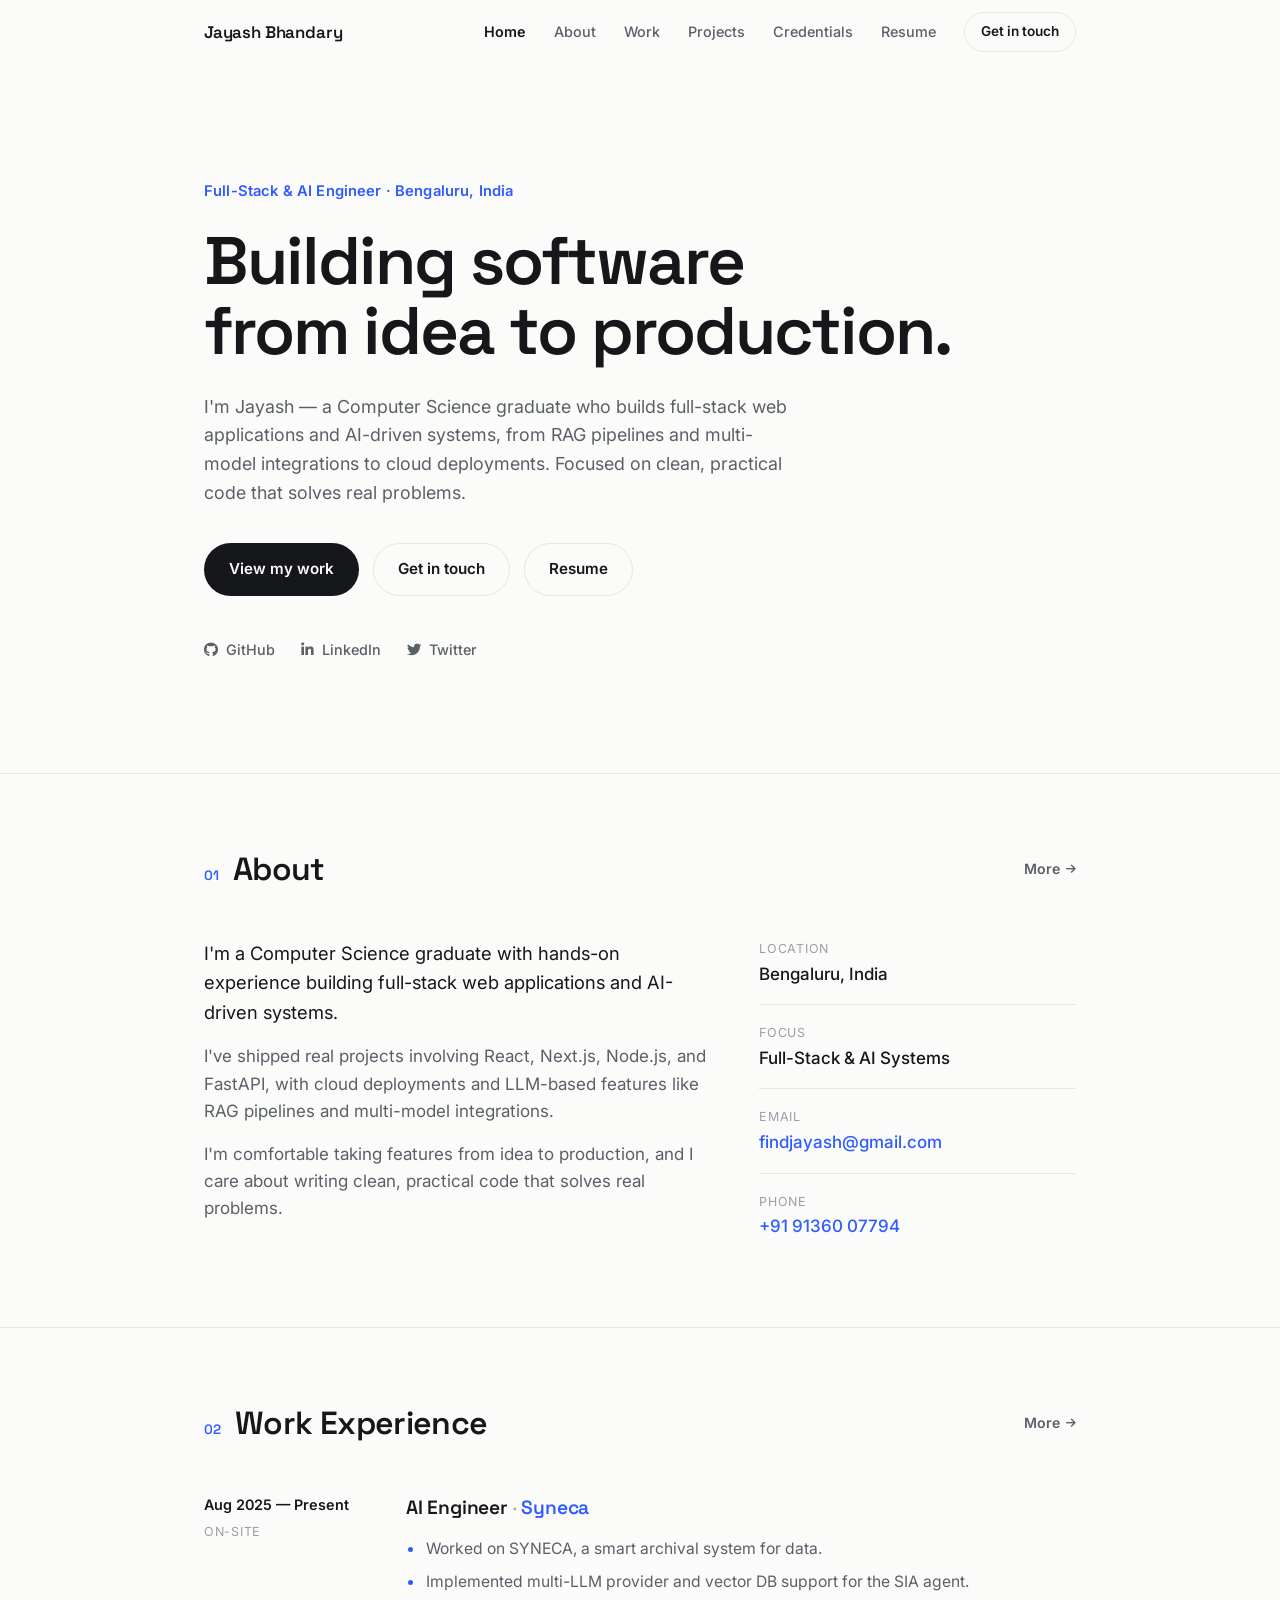
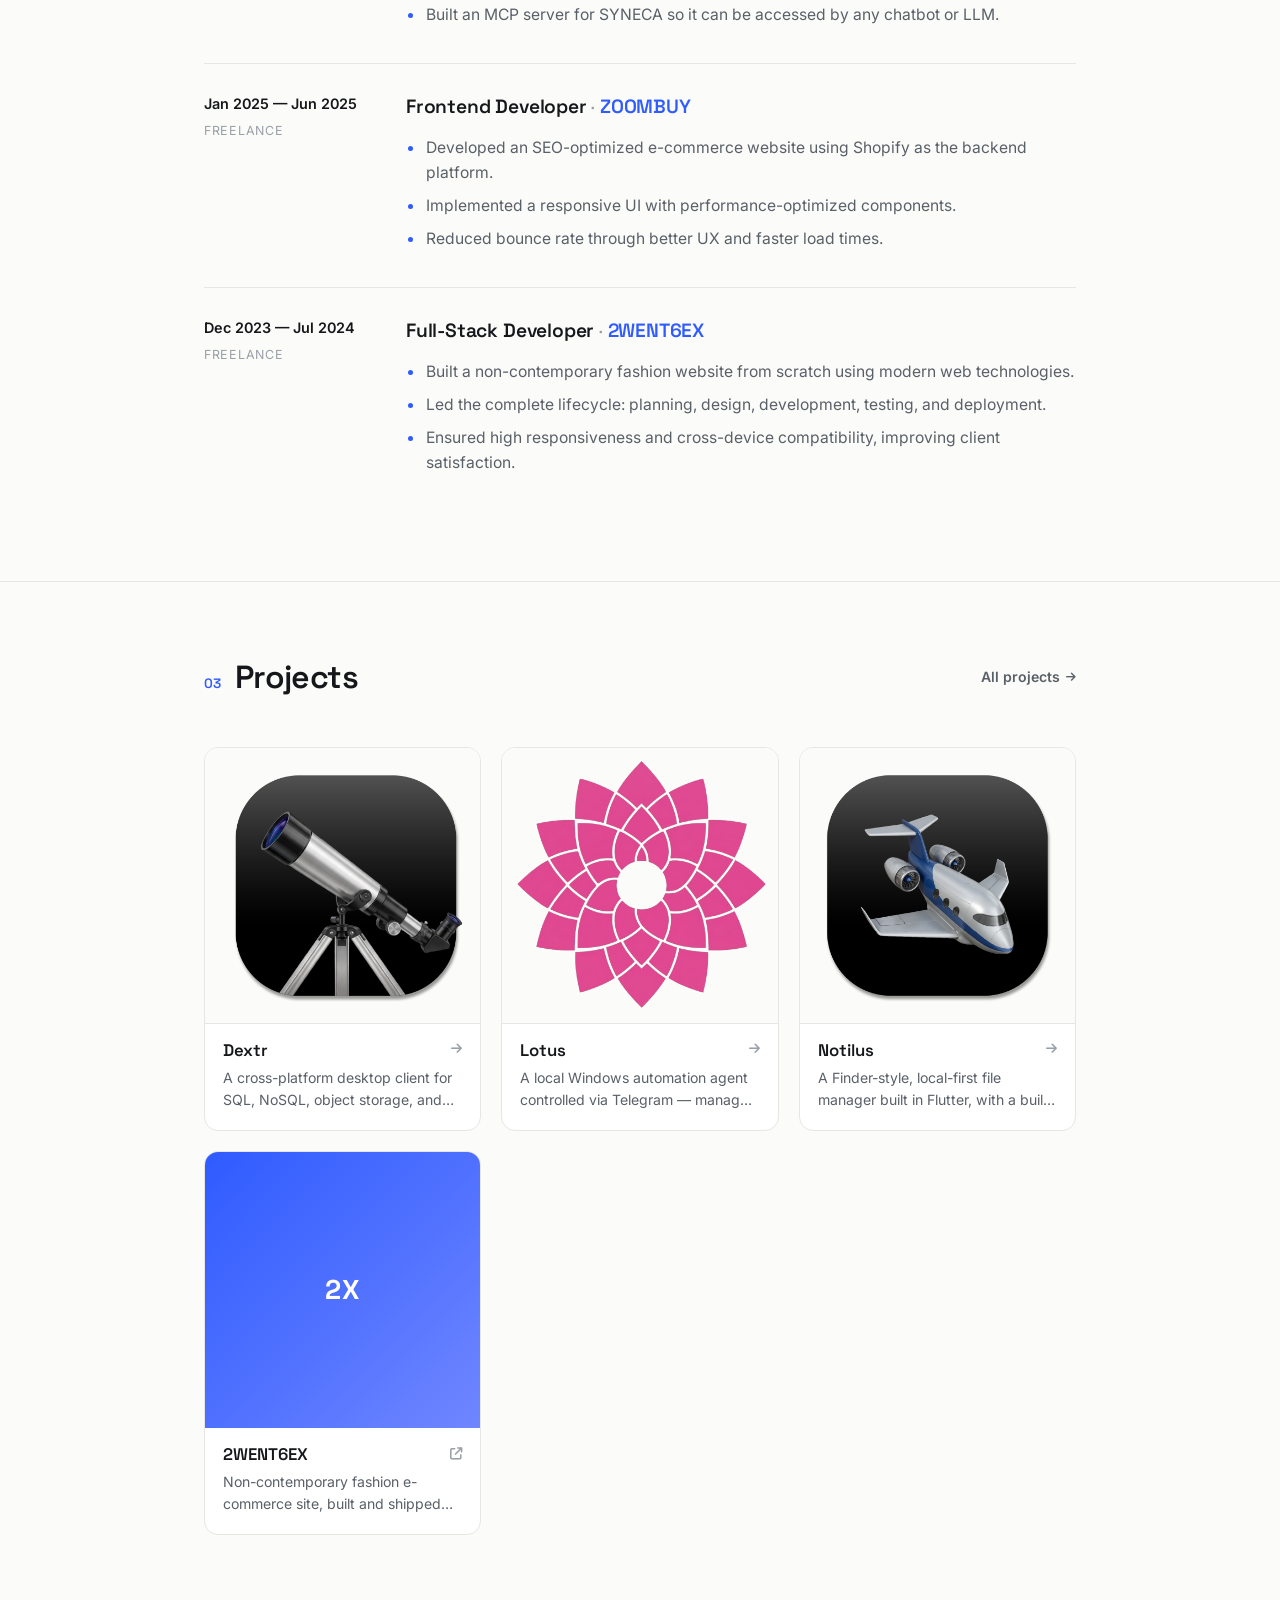
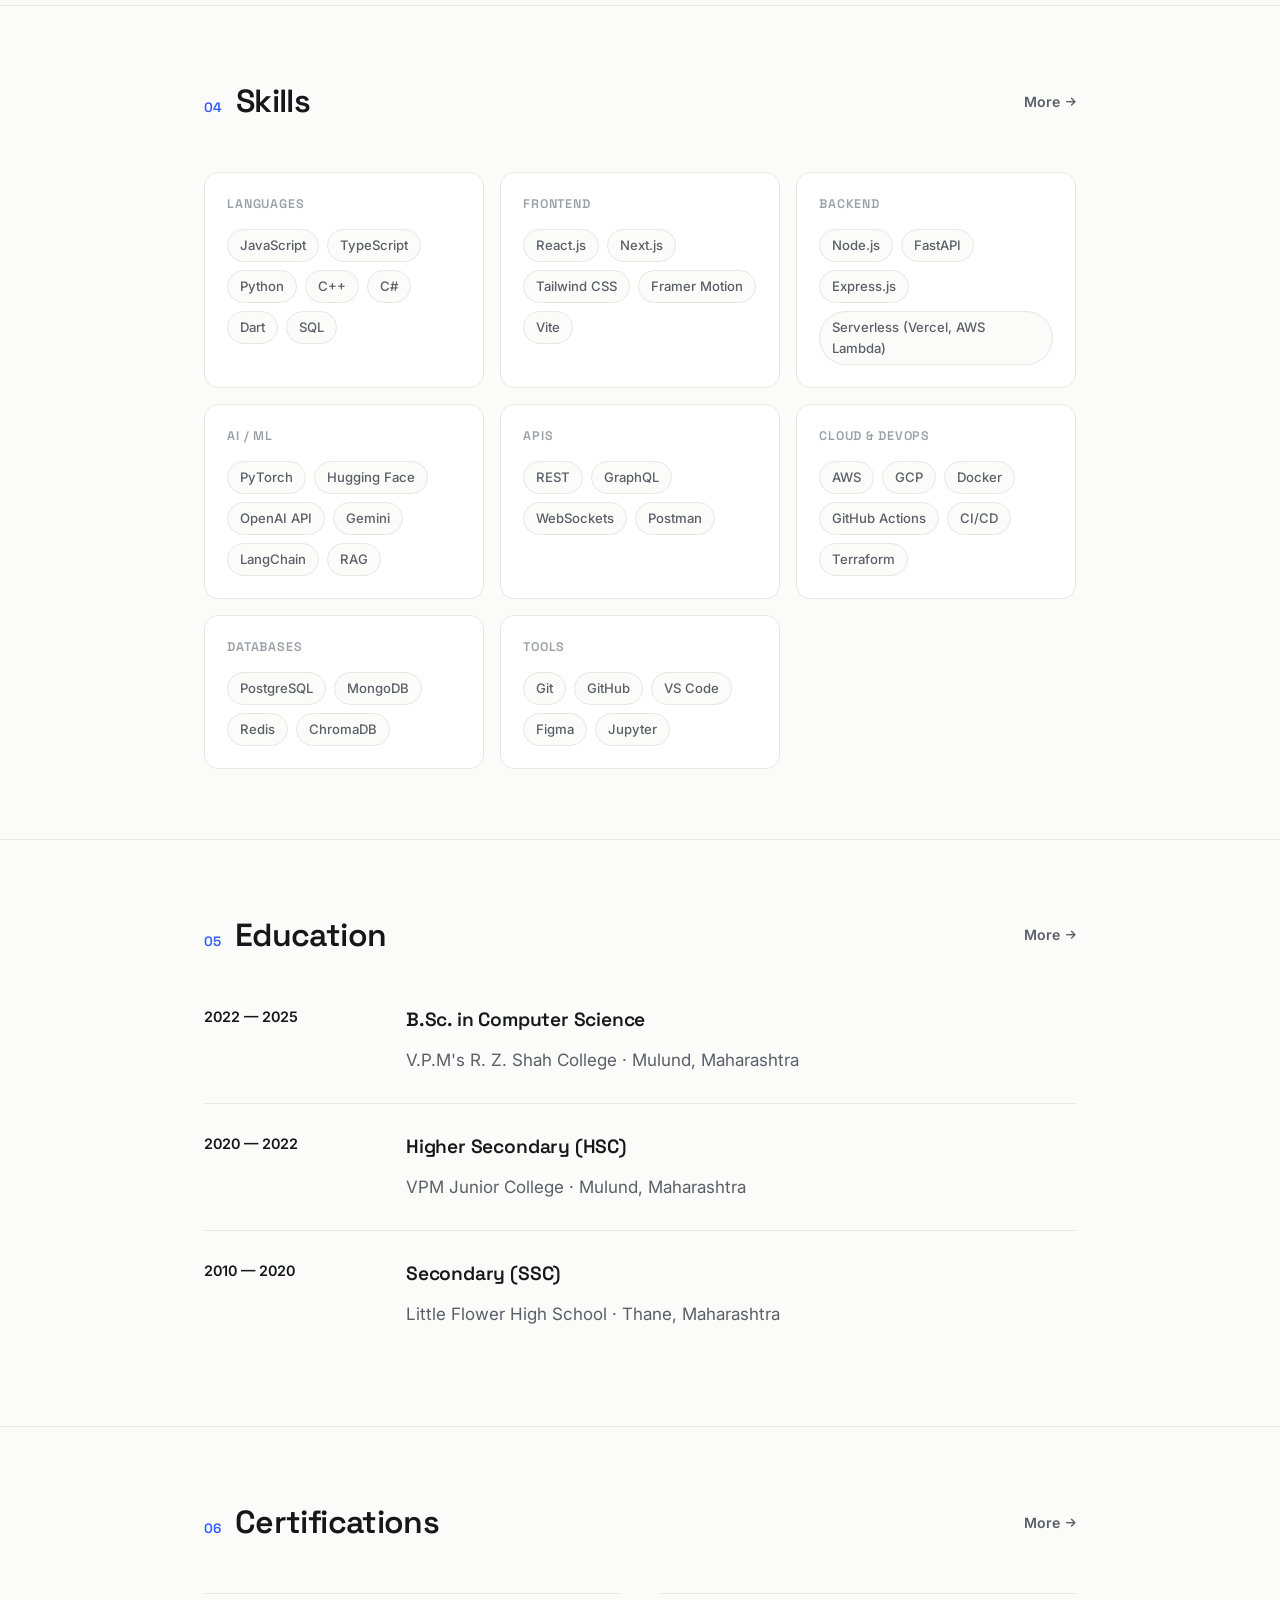
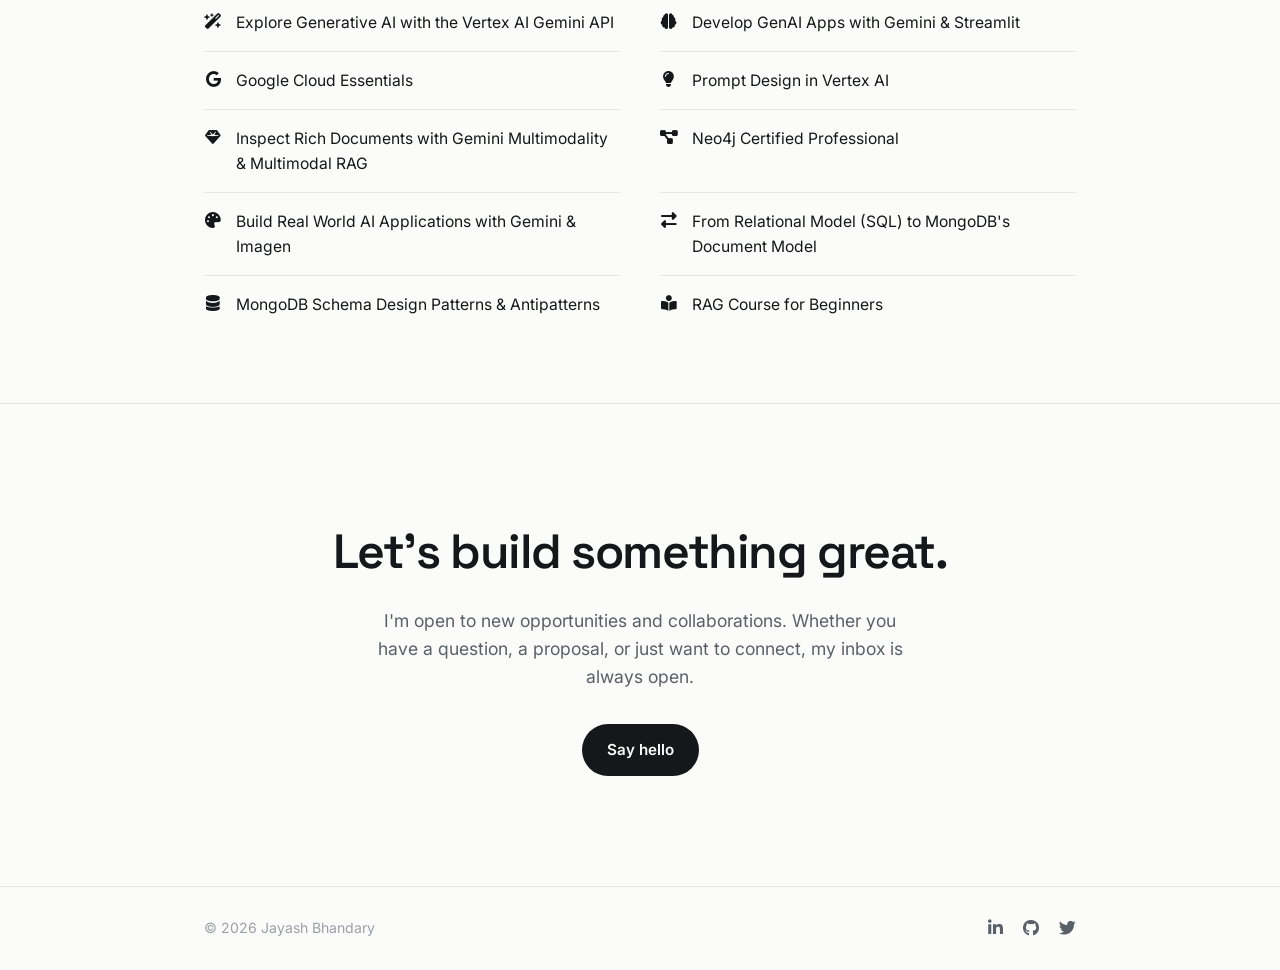
<file: index.html>
<!DOCTYPE html>
<html lang="en">
<head>
    <meta charset="UTF-8">
    <meta name="viewport" content="width=device-width, initial-scale=1.0">
    <meta http-equiv="X-UA-Compatible" content="IE=edge">

    <title>Jayash Bhandary | Full-Stack & AI Engineer</title>

    <!-- Primary SEO -->
    <meta name="description" content="Jayash Bhandary is a Full-Stack & AI Engineer based in Bengaluru, India, building web applications and AI-driven systems with React, Next.js, FastAPI, and LLM-based RAG pipelines.">
    <meta name="keywords" content="Jayash Bhandary, Full-Stack Engineer, AI Engineer, Software Engineer, Python Developer, FastAPI, RAG, LLM, LangChain, React, Next.js, Node.js, Machine Learning, Bengaluru, India">
    <meta name="author" content="Jayash Bhandary">
    <meta name="robots" content="index, follow, max-image-preview:large, max-snippet:-1, max-video-preview:-1">
    <meta name="googlebot" content="index, follow">
    <meta name="language" content="English">
    <meta name="rating" content="general">
    <meta name="revisit-after" content="7 days">
    <meta name="theme-color" content="#ffffff">
    <meta name="color-scheme" content="light">
    <meta name="application-name" content="Jayash Bhandary">
    <meta name="apple-mobile-web-app-title" content="Jayash Bhandary">
    <meta name="apple-mobile-web-app-capable" content="yes">
    <meta name="apple-mobile-web-app-status-bar-style" content="default">
    <meta name="format-detection" content="telephone=no">

    <!-- Geo -->
    <meta name="geo.region" content="IN-KA">
    <meta name="geo.placename" content="Bengaluru">
    <meta name="geo.position" content="12.9716;77.5946">
    <meta name="ICBM" content="12.9716, 77.5946">

    <!-- Canonical -->
    <link rel="canonical" href="https://jayashbhandary.github.io/">

    <!-- Open Graph / Facebook -->
    <meta property="og:type" content="website">
    <meta property="og:url" content="https://jayashbhandary.github.io/">
    <meta property="og:site_name" content="Jayash Bhandary">
    <meta property="og:title" content="Jayash Bhandary | Full-Stack & AI Engineer">
    <meta property="og:description" content="Building full-stack web applications and AI-driven systems—from RAG pipelines to production deployments.">
    <meta property="og:image" content="https://raw.githubusercontent.com/JayashBhandary/jayashbhandary.github.io/master/image.jpeg">
    <meta property="og:image:secure_url" content="https://raw.githubusercontent.com/JayashBhandary/jayashbhandary.github.io/master/image.jpeg">
    <meta property="og:image:type" content="image/jpeg">
    <meta property="og:image:width" content="1200">
    <meta property="og:image:height" content="630">
    <meta property="og:image:alt" content="Jayash Bhandary — Full-Stack & AI Engineer">
    <meta property="og:locale" content="en_US">

    <!-- Twitter -->
    <meta name="twitter:card" content="summary_large_image">
    <meta name="twitter:url" content="https://jayashbhandary.github.io/">
    <meta name="twitter:title" content="Jayash Bhandary | Full-Stack & AI Engineer">
    <meta name="twitter:description" content="Building full-stack web applications and AI-driven systems—from RAG pipelines to production deployments.">
    <meta name="twitter:image" content="https://raw.githubusercontent.com/JayashBhandary/jayashbhandary.github.io/master/image.jpeg">
    <meta name="twitter:image:alt" content="Jayash Bhandary — Full-Stack & AI Engineer">
    <meta name="twitter:site" content="@JayashBhandary">
    <meta name="twitter:creator" content="@JayashBhandary">

    <!-- Favicon -->
    <link rel="icon" type="image/x-icon" href="favicon.ico">
    <link rel="apple-touch-icon" href="favicon.ico">

    <!-- Structured Data: Person -->
    <script type="application/ld+json">
    {
        "@context": "https://schema.org",
        "@type": "Person",
        "name": "Jayash Bhandary",
        "url": "https://jayashbhandary.github.io/",
        "image": "https://raw.githubusercontent.com/JayashBhandary/jayashbhandary.github.io/master/image.jpeg",
        "jobTitle": "Full-Stack & AI Engineer",
        "email": "mailto:findjayash@gmail.com",
        "telephone": "+91-9136007794",
        "address": {
            "@type": "PostalAddress",
            "addressLocality": "Bengaluru",
            "addressRegion": "Karnataka",
            "addressCountry": "IN"
        },
        "alumniOf": [
            {
                "@type": "CollegeOrUniversity",
                "name": "V.P.M's R. Z. Shah College"
            }
        ],
        "hasOccupation": [
            {
                "@type": "Occupation",
                "name": "AI Engineer",
                "occupationLocation": { "@type": "Place", "name": "Syneca" }
            },
            {
                "@type": "Occupation",
                "name": "Frontend Developer",
                "occupationLocation": { "@type": "Place", "name": "ZOOMBUY" }
            },
            {
                "@type": "Occupation",
                "name": "Full-Stack Developer",
                "occupationLocation": { "@type": "Place", "name": "2WENT6EX" }
            }
        ],
        "knowsAbout": [
            "Full-Stack Development",
            "Artificial Intelligence",
            "React.js",
            "Next.js",
            "Node.js",
            "FastAPI",
            "Python",
            "Retrieval-Augmented Generation",
            "Large Language Models",
            "LangChain",
            "Cloud Deployment"
        ],
        "sameAs": [
            "https://github.com/JayashBhandary",
            "https://www.linkedin.com/in/jayashbhandary",
            "https://x.com/JayashBhandary"
        ]
    }
    </script>

    <!-- Structured Data: WebSite -->
    <script type="application/ld+json">
    {
        "@context": "https://schema.org",
        "@type": "WebSite",
        "name": "Jayash Bhandary — Portfolio",
        "url": "https://jayashbhandary.github.io/",
        "author": {
            "@type": "Person",
            "name": "Jayash Bhandary"
        },
        "inLanguage": "en"
    }
    </script>

    <!-- Stylesheets -->
    <link rel="stylesheet" href="style.css?v=4">
    <link rel="preconnect" href="https://fonts.googleapis.com">
    <link rel="preconnect" href="https://fonts.gstatic.com" crossorigin>
    <link href="https://fonts.googleapis.com/css2?family=Inter:wght@300;400;500;600;700&family=Space+Grotesk:wght@500;600;700&display=swap" rel="stylesheet">
    <link rel="stylesheet" href="https://cdnjs.cloudflare.com/ajax/libs/font-awesome/6.5.1/css/all.min.css" xintegrity="sha512-DTOQO9RWCH3ppGqcWaEA1BIZOC6xxalwEsw9c2QQeAIftl+Vegovlnee1c9QX4TctnWMn13TZye+giMm8e2LwA==" crossorigin="anonymous" referrerpolicy="no-referrer" />
</head>
<body>
    <div data-component="nav"></div>

    <main>
        <!-- HERO -->
        <header class="hero">
            <div class="container">
                <p class="hero-eyebrow">Full-Stack &amp; AI Engineer · Bengaluru, India</p>
                <h1 class="hero-title">Building software<br>from idea to production.</h1>
                <p class="hero-subtitle">I'm Jayash — a Computer Science graduate who builds full-stack web applications and AI-driven systems, from RAG pipelines and multi-model integrations to cloud deployments. Focused on clean, practical code that solves real problems.</p>
                <div class="hero-actions">
                    <a href="#projects" class="btn btn-primary">View my work</a>
                    <a href="mailto:findjayash@gmail.com" class="btn btn-ghost">Get in touch</a>
                    <a href="pages/resume.html" class="btn btn-ghost">Resume</a>
                </div>
                <ul class="hero-links">
                    <li><a href="https://github.com/JayashBhandary" target="_blank"><i class="fab fa-github"></i> GitHub</a></li>
                    <li><a href="https://www.linkedin.com/in/jayashbhandary" target="_blank"><i class="fab fa-linkedin-in"></i> LinkedIn</a></li>
                    <li><a href="https://x.com/JayashBhandary" target="_blank"><i class="fab fa-twitter"></i> Twitter</a></li>
                </ul>
            </div>
        </header>

        <!-- ABOUT -->
        <section id="about" class="section">
            <div class="container">
                <div class="section-head">
                    <span class="section-index">01</span>
                    <h2 class="section-title">About</h2>
                    <a href="pages/about.html" class="section-more">More <i class="fas fa-arrow-right"></i></a>
                </div>
                <div class="about-grid">
                    <div class="about-text">
                        <p>I'm a Computer Science graduate with hands-on experience building full-stack web applications and AI-driven systems.</p>
                        <p>I've shipped real projects involving React, Next.js, Node.js, and FastAPI, with cloud deployments and LLM-based features like RAG pipelines and multi-model integrations.</p>
                        <p>I'm comfortable taking features from idea to production, and I care about writing clean, practical code that solves real problems.</p>
                    </div>
                    <aside class="about-facts">
                        <div class="fact">
                            <span class="fact-label">Location</span>
                            <span class="fact-value">Bengaluru, India</span>
                        </div>
                        <div class="fact">
                            <span class="fact-label">Focus</span>
                            <span class="fact-value">Full-Stack &amp; AI Systems</span>
                        </div>
                        <div class="fact">
                            <span class="fact-label">Email</span>
                            <span class="fact-value"><a href="mailto:findjayash@gmail.com">findjayash@gmail.com</a></span>
                        </div>
                        <div class="fact">
                            <span class="fact-label">Phone</span>
                            <span class="fact-value"><a href="tel:+919136007794">+91 91360 07794</a></span>
                        </div>
                    </aside>
                </div>
            </div>
        </section>

        <!-- EXPERIENCE -->
        <section id="experience" class="section">
            <div class="container">
                <div class="section-head">
                    <span class="section-index">02</span>
                    <h2 class="section-title">Work Experience</h2>
                    <a href="pages/work.html" class="section-more">More <i class="fas fa-arrow-right"></i></a>
                </div>
                <ol class="timeline">
                    <li class="timeline-item">
                        <div class="timeline-meta">
                            <span class="timeline-date">Aug 2025 — Present</span>
                            <span class="timeline-type">On-site</span>
                        </div>
                        <div class="timeline-body">
                            <h3>AI Engineer <span class="at">·</span> <span class="company">Syneca</span></h3>
                            <ul class="bullets">
                                <li>Worked on SYNECA, a smart archival system for data.</li>
                                <li>Implemented multi-LLM provider and vector DB support for the SIA agent.</li>
                                <li>Built an MCP server for SYNECA so it can be accessed by any chatbot or LLM.</li>
                            </ul>
                        </div>
                    </li>
                    <li class="timeline-item">
                        <div class="timeline-meta">
                            <span class="timeline-date">Jan 2025 — Jun 2025</span>
                            <span class="timeline-type">Freelance</span>
                        </div>
                        <div class="timeline-body">
                            <h3>Frontend Developer <span class="at">·</span> <span class="company">ZOOMBUY</span></h3>
                            <ul class="bullets">
                                <li>Developed an SEO-optimized e-commerce website using Shopify as the backend platform.</li>
                                <li>Implemented a responsive UI with performance-optimized components.</li>
                                <li>Reduced bounce rate through better UX and faster load times.</li>
                            </ul>
                        </div>
                    </li>
                    <li class="timeline-item">
                        <div class="timeline-meta">
                            <span class="timeline-date">Dec 2023 — Jul 2024</span>
                            <span class="timeline-type">Freelance</span>
                        </div>
                        <div class="timeline-body">
                            <h3>Full-Stack Developer <span class="at">·</span> <span class="company">2WENT6EX</span></h3>
                            <ul class="bullets">
                                <li>Built a non-contemporary fashion website from scratch using modern web technologies.</li>
                                <li>Led the complete lifecycle: planning, design, development, testing, and deployment.</li>
                                <li>Ensured high responsiveness and cross-device compatibility, improving client satisfaction.</li>
                            </ul>
                        </div>
                    </li>
                </ol>
            </div>
        </section>

        <!-- PROJECTS -->
        <section id="projects" class="section">
            <div class="container">
                <div class="section-head">
                    <span class="section-index">03</span>
                    <h2 class="section-title">Projects</h2>
                    <a href="pages/projects.html" class="section-more">All projects <i class="fas fa-arrow-right"></i></a>
                </div>
                <div class="projects-compact">
                    <!-- generated:home-projects:start — cards below are written from projects.json by build-projects.js; do not edit by hand -->
                    <a href="projects/dextr.html" class="project-compact">
                        <figure class="project-compact-cover"><img src="assets/img/dextr.png" alt="Dextr" loading="lazy"></figure>
                        <div class="project-compact-body">
                            <div class="project-compact-top">
                                <h3>Dextr</h3>
                                <i class="fas fa-arrow-right project-compact-arrow"></i>
                            </div>
                            <p>A cross-platform desktop client for SQL, NoSQL, object storage, and HTTP APIs — browse, edit, and query every data source side by side.</p>
                        </div>
                    </a>

                    <a href="projects/lotus.html" class="project-compact">
                        <figure class="project-compact-cover"><img src="assets/img/lotus.png" alt="Lotus" loading="lazy"></figure>
                        <div class="project-compact-body">
                            <div class="project-compact-top">
                                <h3>Lotus</h3>
                                <i class="fas fa-arrow-right project-compact-arrow"></i>
                            </div>
                            <p>A local Windows automation agent controlled via Telegram — manage apps, files, system actions, and messaging with secure, real-time commands.</p>
                        </div>
                    </a>

                    <a href="projects/notilus.html" class="project-compact">
                        <figure class="project-compact-cover"><img src="assets/img/notilus.png" alt="Notilus" loading="lazy"></figure>
                        <div class="project-compact-body">
                            <div class="project-compact-top">
                                <h3>Notilus</h3>
                                <i class="fas fa-arrow-right project-compact-arrow"></i>
                            </div>
                            <p>A Finder-style, local-first file manager built in Flutter, with a built-in Ollama chat panel, a Quick-Look-style preview viewer, and a workflow editor for prompt chains against your files.</p>
                        </div>
                    </a>

                    <!-- generated:home-projects:end -->
                    <a href="https://www.2went6ex.com" target="_blank" rel="noopener" class="project-compact">
                        <span class="project-compact-cover project-compact-cover--mono" aria-hidden="true">2X</span>
                        <div class="project-compact-body">
                            <div class="project-compact-top">
                                <h3>2WENT6EX</h3>
                                <i class="fas fa-arrow-up-right-from-square project-compact-arrow"></i>
                            </div>
                            <p>Non-contemporary fashion e-commerce site, built and shipped end to end.</p>
                        </div>
                    </a>
                </div>
            </div>
        </section>

        <!-- SKILLS -->
        <section id="skills" class="section">
            <div class="container">
                <div class="section-head">
                    <span class="section-index">04</span>
                    <h2 class="section-title">Skills</h2>
                    <a href="pages/credentials.html" class="section-more">More <i class="fas fa-arrow-right"></i></a>
                </div>
                <div class="skills-grid">
                    <div class="skill-group">
                        <h4>Languages</h4>
                        <ul class="tag-list">
                            <li>JavaScript</li><li>TypeScript</li><li>Python</li><li>C++</li><li>C#</li><li>Dart</li><li>SQL</li>
                        </ul>
                    </div>
                    <div class="skill-group">
                        <h4>Frontend</h4>
                        <ul class="tag-list">
                            <li>React.js</li><li>Next.js</li><li>Tailwind CSS</li><li>Framer Motion</li><li>Vite</li>
                        </ul>
                    </div>
                    <div class="skill-group">
                        <h4>Backend</h4>
                        <ul class="tag-list">
                            <li>Node.js</li><li>FastAPI</li><li>Express.js</li><li>Serverless (Vercel, AWS Lambda)</li>
                        </ul>
                    </div>
                    <div class="skill-group">
                        <h4>AI / ML</h4>
                        <ul class="tag-list">
                            <li>PyTorch</li><li>Hugging Face</li><li>OpenAI API</li><li>Gemini</li><li>LangChain</li><li>RAG</li>
                        </ul>
                    </div>
                    <div class="skill-group">
                        <h4>APIs</h4>
                        <ul class="tag-list">
                            <li>REST</li><li>GraphQL</li><li>WebSockets</li><li>Postman</li>
                        </ul>
                    </div>
                    <div class="skill-group">
                        <h4>Cloud &amp; DevOps</h4>
                        <ul class="tag-list">
                            <li>AWS</li><li>GCP</li><li>Docker</li><li>GitHub Actions</li><li>CI/CD</li><li>Terraform</li>
                        </ul>
                    </div>
                    <div class="skill-group">
                        <h4>Databases</h4>
                        <ul class="tag-list">
                            <li>PostgreSQL</li><li>MongoDB</li><li>Redis</li><li>ChromaDB</li>
                        </ul>
                    </div>
                    <div class="skill-group">
                        <h4>Tools</h4>
                        <ul class="tag-list">
                            <li>Git</li><li>GitHub</li><li>VS Code</li><li>Figma</li><li>Jupyter</li>
                        </ul>
                    </div>
                </div>
            </div>
        </section>

        <!-- EDUCATION -->
        <section id="education" class="section">
            <div class="container">
                <div class="section-head">
                    <span class="section-index">05</span>
                    <h2 class="section-title">Education</h2>
                    <a href="pages/credentials.html" class="section-more">More <i class="fas fa-arrow-right"></i></a>
                </div>
                <ol class="timeline">
                    <li class="timeline-item">
                        <div class="timeline-meta">
                            <span class="timeline-date">2022 — 2025</span>
                        </div>
                        <div class="timeline-body">
                            <h3>B.Sc. in Computer Science</h3>
                            <p class="edu-place">V.P.M's R. Z. Shah College · Mulund, Maharashtra</p>
                        </div>
                    </li>
                    <li class="timeline-item">
                        <div class="timeline-meta">
                            <span class="timeline-date">2020 — 2022</span>
                        </div>
                        <div class="timeline-body">
                            <h3>Higher Secondary (HSC)</h3>
                            <p class="edu-place">VPM Junior College · Mulund, Maharashtra</p>
                        </div>
                    </li>
                    <li class="timeline-item">
                        <div class="timeline-meta">
                            <span class="timeline-date">2010 — 2020</span>
                        </div>
                        <div class="timeline-body">
                            <h3>Secondary (SSC)</h3>
                            <p class="edu-place">Little Flower High School · Thane, Maharashtra</p>
                        </div>
                    </li>
                </ol>
            </div>
        </section>

        <!-- CERTIFICATIONS -->
        <section id="certifications" class="section">
            <div class="container">
                <div class="section-head">
                    <span class="section-index">06</span>
                    <h2 class="section-title">Certifications</h2>
                    <a href="pages/credentials.html" class="section-more">More <i class="fas fa-arrow-right"></i></a>
                </div>
                <ul class="cert-list">
                    <li><i class="fas fa-wand-magic-sparkles"></i> Explore Generative AI with the Vertex AI Gemini API</li>
                    <li><i class="fas fa-brain"></i> Develop GenAI Apps with Gemini &amp; Streamlit</li>
                    <li><i class="fab fa-google"></i> Google Cloud Essentials</li>
                    <li><i class="fas fa-lightbulb"></i> Prompt Design in Vertex AI</li>
                    <li><i class="fas fa-gem"></i> Inspect Rich Documents with Gemini Multimodality &amp; Multimodal RAG</li>
                    <li><i class="fas fa-project-diagram"></i> Neo4j Certified Professional</li>
                    <li><i class="fas fa-palette"></i> Build Real World AI Applications with Gemini &amp; Imagen</li>
                    <li><i class="fas fa-right-left"></i> From Relational Model (SQL) to MongoDB's Document Model</li>
                    <li><i class="fas fa-database"></i> MongoDB Schema Design Patterns &amp; Antipatterns</li>
                    <li><i class="fas fa-book-open-reader"></i> RAG Course for Beginners</li>
                </ul>
            </div>
        </section>

        <!-- CONTACT -->
        <section id="contact" class="section contact">
            <div class="container">
                <h2 class="contact-title">Let's build something great.</h2>
                <p class="contact-text">I'm open to new opportunities and collaborations. Whether you have a question, a proposal, or just want to connect, my inbox is always open.</p>
                <a href="mailto:findjayash@gmail.com" class="btn btn-primary">Say hello</a>
            </div>
        </section>
    </main>

    <div data-component="footer"></div>

    <script src="components.js"></script>
    <script src="script.js"></script>
</body>
</html>
</file>
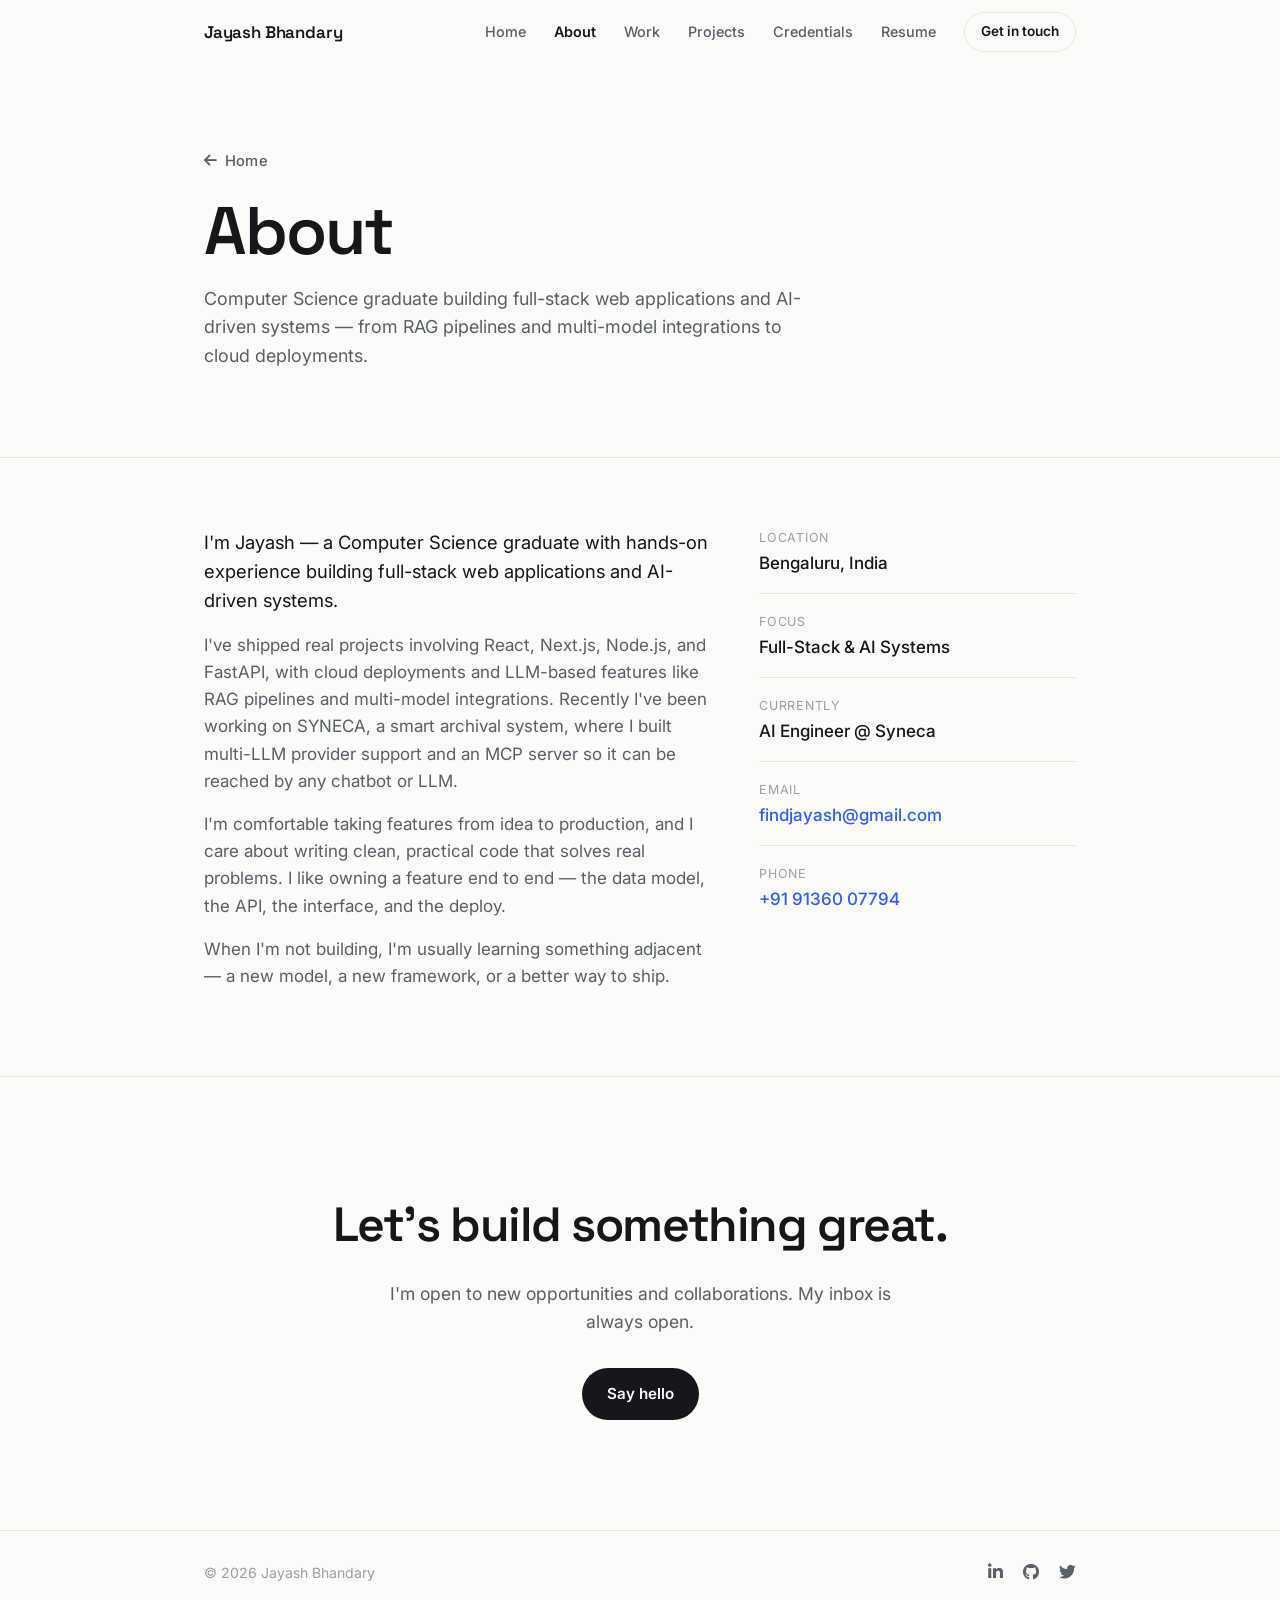
<file: about.html>
<!DOCTYPE html>
<html lang="en">
<head>
    <meta charset="UTF-8">
    <meta name="viewport" content="width=device-width, initial-scale=1.0">
    <meta http-equiv="X-UA-Compatible" content="IE=edge">

    <title>About — Jayash Bhandary | Full-Stack & AI Engineer</title>

    <!-- Primary SEO -->
    <meta name="description" content="About Jayash Bhandary — a Computer Science graduate and Full-Stack & AI Engineer in Bengaluru, India, building web applications and AI-driven systems with React, Next.js, FastAPI and LLM-based RAG pipelines.">
    <meta name="keywords" content="Jayash Bhandary, about, Full-Stack Engineer, AI Engineer, Bengaluru, India, React, Next.js, FastAPI, RAG, LLM">
    <meta name="author" content="Jayash Bhandary">
    <meta name="robots" content="index, follow, max-image-preview:large, max-snippet:-1">
    <meta name="theme-color" content="#ffffff">
    <meta name="color-scheme" content="light">
    <meta name="format-detection" content="telephone=no">

    <link rel="canonical" href="https://jayashbhandary.github.io/about.html">

    <!-- Open Graph -->
    <meta property="og:type" content="profile">
    <meta property="og:url" content="https://jayashbhandary.github.io/about.html">
    <meta property="og:site_name" content="Jayash Bhandary">
    <meta property="og:title" content="About — Jayash Bhandary | Full-Stack & AI Engineer">
    <meta property="og:description" content="Computer Science graduate building full-stack web applications and AI-driven systems in Bengaluru, India.">
    <meta property="og:image" content="https://raw.githubusercontent.com/JayashBhandary/jayashbhandary.github.io/master/image.jpeg">
    <meta property="og:locale" content="en_US">

    <!-- Twitter -->
    <meta name="twitter:card" content="summary_large_image">
    <meta name="twitter:title" content="About — Jayash Bhandary | Full-Stack & AI Engineer">
    <meta name="twitter:description" content="Computer Science graduate building full-stack web applications and AI-driven systems in Bengaluru, India.">
    <meta name="twitter:image" content="https://raw.githubusercontent.com/JayashBhandary/jayashbhandary.github.io/master/image.jpeg">
    <meta name="twitter:site" content="@JayashBhandary">

    <link rel="icon" type="image/x-icon" href="favicon.ico">
    <link rel="apple-touch-icon" href="favicon.ico">

    <!-- Structured Data: Breadcrumb -->
    <script type="application/ld+json">
    {
        "@context": "https://schema.org",
        "@type": "BreadcrumbList",
        "itemListElement": [
            { "@type": "ListItem", "position": 1, "name": "Home", "item": "https://jayashbhandary.github.io/" },
            { "@type": "ListItem", "position": 2, "name": "About", "item": "https://jayashbhandary.github.io/about.html" }
        ]
    }
    </script>

    <link rel="stylesheet" href="style.css">
    <link rel="preconnect" href="https://fonts.googleapis.com">
    <link rel="preconnect" href="https://fonts.gstatic.com" crossorigin>
    <link href="https://fonts.googleapis.com/css2?family=Inter:wght@300;400;500;600;700&family=Space+Grotesk:wght@500;600;700&display=swap" rel="stylesheet">
    <link rel="stylesheet" href="https://cdnjs.cloudflare.com/ajax/libs/font-awesome/6.5.1/css/all.min.css" xintegrity="sha512-DTOQO9RWCH3ppGqcWaEA1BIZOC6xxalwEsw9c2QQeAIftl+Vegovlnee1c9QX4TctnWMn13TZye+giMm8e2LwA==" crossorigin="anonymous" referrerpolicy="no-referrer" />
</head>
<body>
    <div data-component="nav"></div>

    <main>
        <header class="hero page-hero">
            <div class="container">
                <p class="hero-eyebrow"><a href="index.html" class="breadcrumb"><i class="fas fa-arrow-left"></i> Home</a></p>
                <h1 class="hero-title">About</h1>
                <p class="hero-subtitle">Computer Science graduate building full-stack web applications and AI-driven systems — from RAG pipelines and multi-model integrations to cloud deployments.</p>
            </div>
        </header>

        <section class="section">
            <div class="container">
                <div class="about-grid">
                    <div class="about-text">
                        <!-- MEDIA SLOT: drop a portrait in /assets/img and uncomment.
                        <figure class="media-figure">
                            <img src="assets/img/jayash.jpg" alt="Jayash Bhandary" loading="lazy" width="900" height="900">
                        </figure>
                        -->
                        <p>I'm Jayash — a Computer Science graduate with hands-on experience building full-stack web applications and AI-driven systems.</p>
                        <p>I've shipped real projects involving React, Next.js, Node.js, and FastAPI, with cloud deployments and LLM-based features like RAG pipelines and multi-model integrations. Recently I've been working on SYNECA, a smart archival system, where I built multi-LLM provider support and an MCP server so it can be reached by any chatbot or LLM.</p>
                        <p>I'm comfortable taking features from idea to production, and I care about writing clean, practical code that solves real problems. I like owning a feature end to end — the data model, the API, the interface, and the deploy.</p>
                        <p>When I'm not building, I'm usually learning something adjacent — a new model, a new framework, or a better way to ship.</p>
                    </div>
                    <aside class="about-facts">
                        <div class="fact">
                            <span class="fact-label">Location</span>
                            <span class="fact-value">Bengaluru, India</span>
                        </div>
                        <div class="fact">
                            <span class="fact-label">Focus</span>
                            <span class="fact-value">Full-Stack &amp; AI Systems</span>
                        </div>
                        <div class="fact">
                            <span class="fact-label">Currently</span>
                            <span class="fact-value">AI Engineer @ Syneca</span>
                        </div>
                        <div class="fact">
                            <span class="fact-label">Email</span>
                            <span class="fact-value"><a href="mailto:findjayash@gmail.com">findjayash@gmail.com</a></span>
                        </div>
                        <div class="fact">
                            <span class="fact-label">Phone</span>
                            <span class="fact-value"><a href="tel:+919136007794">+91 91360 07794</a></span>
                        </div>
                    </aside>
                </div>
            </div>
        </section>

        <section class="section contact">
            <div class="container">
                <h2 class="contact-title">Let's build something great.</h2>
                <p class="contact-text">I'm open to new opportunities and collaborations. My inbox is always open.</p>
                <a href="mailto:findjayash@gmail.com" class="btn btn-primary">Say hello</a>
            </div>
        </section>
    </main>

    <div data-component="footer"></div>

    <script src="components.js"></script>
    <script src="script.js"></script>
</body>
</html>
</file>
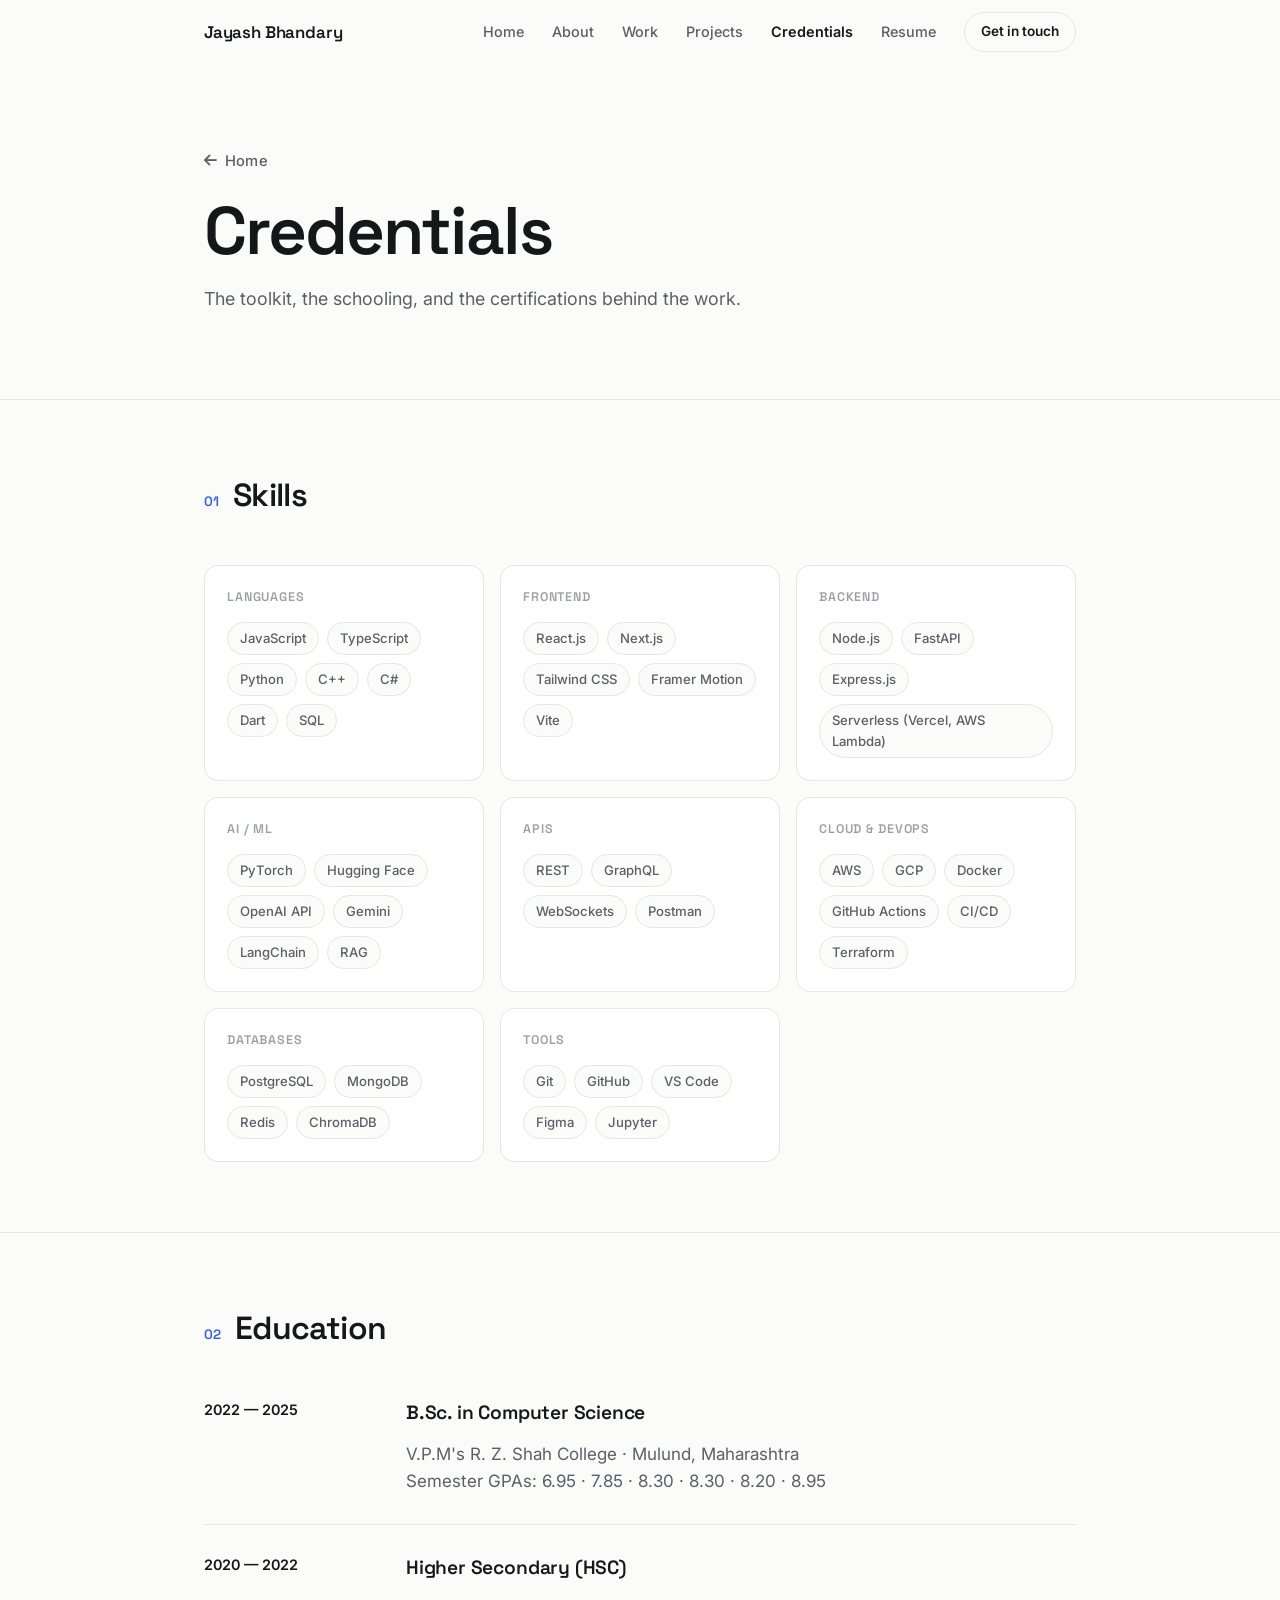
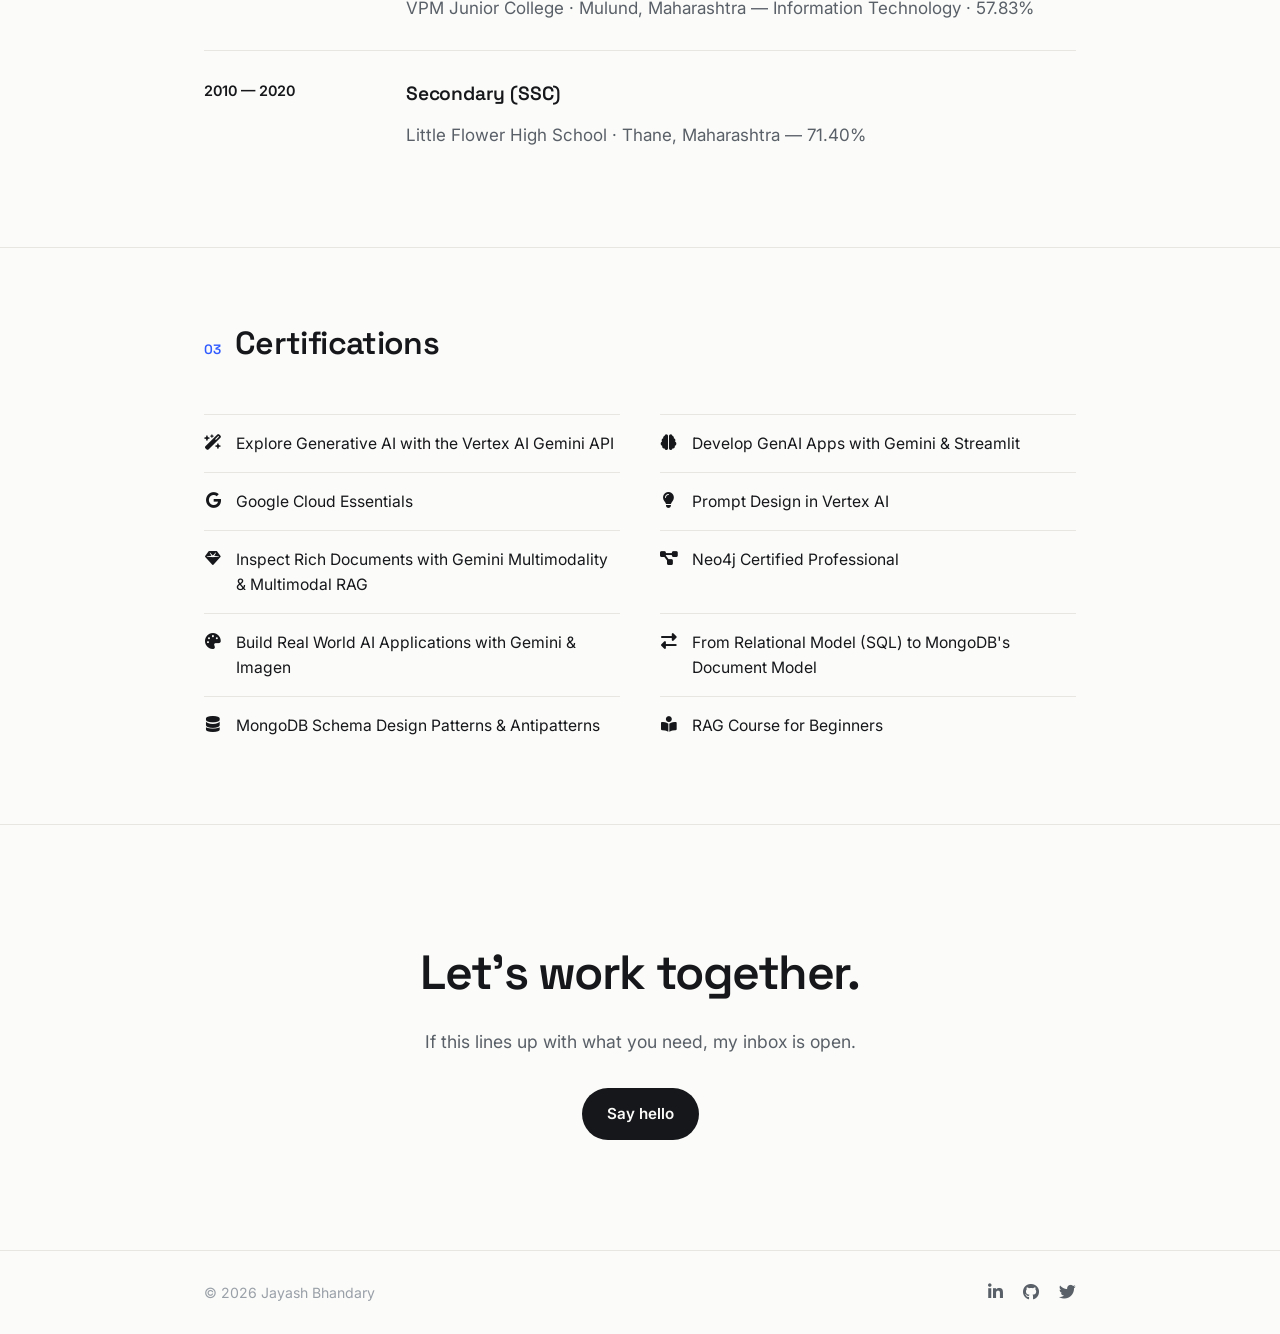
<file: credentials.html>
<!DOCTYPE html>
<html lang="en">
<head>
    <meta charset="UTF-8">
    <meta name="viewport" content="width=device-width, initial-scale=1.0">
    <meta http-equiv="X-UA-Compatible" content="IE=edge">

    <title>Credentials — Jayash Bhandary | Skills, Education & Certifications</title>

    <!-- Primary SEO -->
    <meta name="description" content="Skills, education and certifications of Jayash Bhandary — JavaScript, TypeScript, Python, React, Next.js, FastAPI, PyTorch, LangChain, AWS, GCP; B.Sc. Computer Science; Google Cloud, Neo4j and MongoDB certifications.">
    <meta name="keywords" content="Jayash Bhandary skills, certifications, education, JavaScript, TypeScript, Python, React, Next.js, FastAPI, PyTorch, LangChain, AWS, GCP, Neo4j, MongoDB, Vertex AI, B.Sc Computer Science">
    <meta name="author" content="Jayash Bhandary">
    <meta name="robots" content="index, follow, max-image-preview:large, max-snippet:-1">
    <meta name="theme-color" content="#ffffff">
    <meta name="color-scheme" content="light">
    <meta name="format-detection" content="telephone=no">

    <link rel="canonical" href="https://jayashbhandary.github.io/credentials.html">

    <!-- Open Graph -->
    <meta property="og:type" content="website">
    <meta property="og:url" content="https://jayashbhandary.github.io/credentials.html">
    <meta property="og:site_name" content="Jayash Bhandary">
    <meta property="og:title" content="Credentials — Jayash Bhandary">
    <meta property="og:description" content="Skills, education and certifications — full-stack, AI/ML, cloud, and databases.">
    <meta property="og:image" content="https://raw.githubusercontent.com/JayashBhandary/jayashbhandary.github.io/master/image.jpeg">
    <meta property="og:locale" content="en_US">

    <!-- Twitter -->
    <meta name="twitter:card" content="summary_large_image">
    <meta name="twitter:title" content="Credentials — Jayash Bhandary">
    <meta name="twitter:description" content="Skills, education and certifications — full-stack, AI/ML, cloud, and databases.">
    <meta name="twitter:image" content="https://raw.githubusercontent.com/JayashBhandary/jayashbhandary.github.io/master/image.jpeg">
    <meta name="twitter:site" content="@JayashBhandary">

    <link rel="icon" type="image/x-icon" href="favicon.ico">
    <link rel="apple-touch-icon" href="favicon.ico">

    <!-- Structured Data: Breadcrumb -->
    <script type="application/ld+json">
    {
        "@context": "https://schema.org",
        "@type": "BreadcrumbList",
        "itemListElement": [
            { "@type": "ListItem", "position": 1, "name": "Home", "item": "https://jayashbhandary.github.io/" },
            { "@type": "ListItem", "position": 2, "name": "Credentials", "item": "https://jayashbhandary.github.io/credentials.html" }
        ]
    }
    </script>

    <link rel="stylesheet" href="style.css">
    <link rel="preconnect" href="https://fonts.googleapis.com">
    <link rel="preconnect" href="https://fonts.gstatic.com" crossorigin>
    <link href="https://fonts.googleapis.com/css2?family=Inter:wght@300;400;500;600;700&family=Space+Grotesk:wght@500;600;700&display=swap" rel="stylesheet">
    <link rel="stylesheet" href="https://cdnjs.cloudflare.com/ajax/libs/font-awesome/6.5.1/css/all.min.css" xintegrity="sha512-DTOQO9RWCH3ppGqcWaEA1BIZOC6xxalwEsw9c2QQeAIftl+Vegovlnee1c9QX4TctnWMn13TZye+giMm8e2LwA==" crossorigin="anonymous" referrerpolicy="no-referrer" />
</head>
<body>
    <div data-component="nav"></div>

    <main>
        <header class="hero page-hero">
            <div class="container">
                <p class="hero-eyebrow"><a href="index.html" class="breadcrumb"><i class="fas fa-arrow-left"></i> Home</a></p>
                <h1 class="hero-title">Credentials</h1>
                <p class="hero-subtitle">The toolkit, the schooling, and the certifications behind the work.</p>
            </div>
        </header>

        <!-- SKILLS -->
        <section id="skills" class="section">
            <div class="container">
                <div class="section-head">
                    <span class="section-index">01</span>
                    <h2 class="section-title">Skills</h2>
                </div>
                <div class="skills-grid">
                    <div class="skill-group">
                        <h4>Languages</h4>
                        <ul class="tag-list"><li>JavaScript</li><li>TypeScript</li><li>Python</li><li>C++</li><li>C#</li><li>Dart</li><li>SQL</li></ul>
                    </div>
                    <div class="skill-group">
                        <h4>Frontend</h4>
                        <ul class="tag-list"><li>React.js</li><li>Next.js</li><li>Tailwind CSS</li><li>Framer Motion</li><li>Vite</li></ul>
                    </div>
                    <div class="skill-group">
                        <h4>Backend</h4>
                        <ul class="tag-list"><li>Node.js</li><li>FastAPI</li><li>Express.js</li><li>Serverless (Vercel, AWS Lambda)</li></ul>
                    </div>
                    <div class="skill-group">
                        <h4>AI / ML</h4>
                        <ul class="tag-list"><li>PyTorch</li><li>Hugging Face</li><li>OpenAI API</li><li>Gemini</li><li>LangChain</li><li>RAG</li></ul>
                    </div>
                    <div class="skill-group">
                        <h4>APIs</h4>
                        <ul class="tag-list"><li>REST</li><li>GraphQL</li><li>WebSockets</li><li>Postman</li></ul>
                    </div>
                    <div class="skill-group">
                        <h4>Cloud &amp; DevOps</h4>
                        <ul class="tag-list"><li>AWS</li><li>GCP</li><li>Docker</li><li>GitHub Actions</li><li>CI/CD</li><li>Terraform</li></ul>
                    </div>
                    <div class="skill-group">
                        <h4>Databases</h4>
                        <ul class="tag-list"><li>PostgreSQL</li><li>MongoDB</li><li>Redis</li><li>ChromaDB</li></ul>
                    </div>
                    <div class="skill-group">
                        <h4>Tools</h4>
                        <ul class="tag-list"><li>Git</li><li>GitHub</li><li>VS Code</li><li>Figma</li><li>Jupyter</li></ul>
                    </div>
                </div>
            </div>
        </section>

        <!-- EDUCATION -->
        <section id="education" class="section">
            <div class="container">
                <div class="section-head">
                    <span class="section-index">02</span>
                    <h2 class="section-title">Education</h2>
                </div>
                <ol class="timeline">
                    <li class="timeline-item">
                        <div class="timeline-meta"><span class="timeline-date">2022 — 2025</span></div>
                        <div class="timeline-body">
                            <h3>B.Sc. in Computer Science</h3>
                            <p class="edu-place">V.P.M's R. Z. Shah College · Mulund, Maharashtra</p>
                            <p class="edu-place">Semester GPAs: 6.95 · 7.85 · 8.30 · 8.30 · 8.20 · 8.95</p>
                        </div>
                    </li>
                    <li class="timeline-item">
                        <div class="timeline-meta"><span class="timeline-date">2020 — 2022</span></div>
                        <div class="timeline-body">
                            <h3>Higher Secondary (HSC)</h3>
                            <p class="edu-place">VPM Junior College · Mulund, Maharashtra — Information Technology · 57.83%</p>
                        </div>
                    </li>
                    <li class="timeline-item">
                        <div class="timeline-meta"><span class="timeline-date">2010 — 2020</span></div>
                        <div class="timeline-body">
                            <h3>Secondary (SSC)</h3>
                            <p class="edu-place">Little Flower High School · Thane, Maharashtra — 71.40%</p>
                        </div>
                    </li>
                </ol>
            </div>
        </section>

        <!-- CERTIFICATIONS -->
        <section id="certifications" class="section">
            <div class="container">
                <div class="section-head">
                    <span class="section-index">03</span>
                    <h2 class="section-title">Certifications</h2>
                </div>
                <ul class="cert-list">
                    <li><i class="fas fa-wand-magic-sparkles"></i> Explore Generative AI with the Vertex AI Gemini API</li>
                    <li><i class="fas fa-brain"></i> Develop GenAI Apps with Gemini &amp; Streamlit</li>
                    <li><i class="fab fa-google"></i> Google Cloud Essentials</li>
                    <li><i class="fas fa-lightbulb"></i> Prompt Design in Vertex AI</li>
                    <li><i class="fas fa-gem"></i> Inspect Rich Documents with Gemini Multimodality &amp; Multimodal RAG</li>
                    <li><i class="fas fa-project-diagram"></i> Neo4j Certified Professional</li>
                    <li><i class="fas fa-palette"></i> Build Real World AI Applications with Gemini &amp; Imagen</li>
                    <li><i class="fas fa-right-left"></i> From Relational Model (SQL) to MongoDB's Document Model</li>
                    <li><i class="fas fa-database"></i> MongoDB Schema Design Patterns &amp; Antipatterns</li>
                    <li><i class="fas fa-book-open-reader"></i> RAG Course for Beginners</li>
                </ul>
            </div>
        </section>

        <section class="section contact">
            <div class="container">
                <h2 class="contact-title">Let's work together.</h2>
                <p class="contact-text">If this lines up with what you need, my inbox is open.</p>
                <a href="mailto:findjayash@gmail.com" class="btn btn-primary">Say hello</a>
            </div>
        </section>
    </main>

    <div data-component="footer"></div>

    <script src="components.js"></script>
    <script src="script.js"></script>
</body>
</html>
</file>
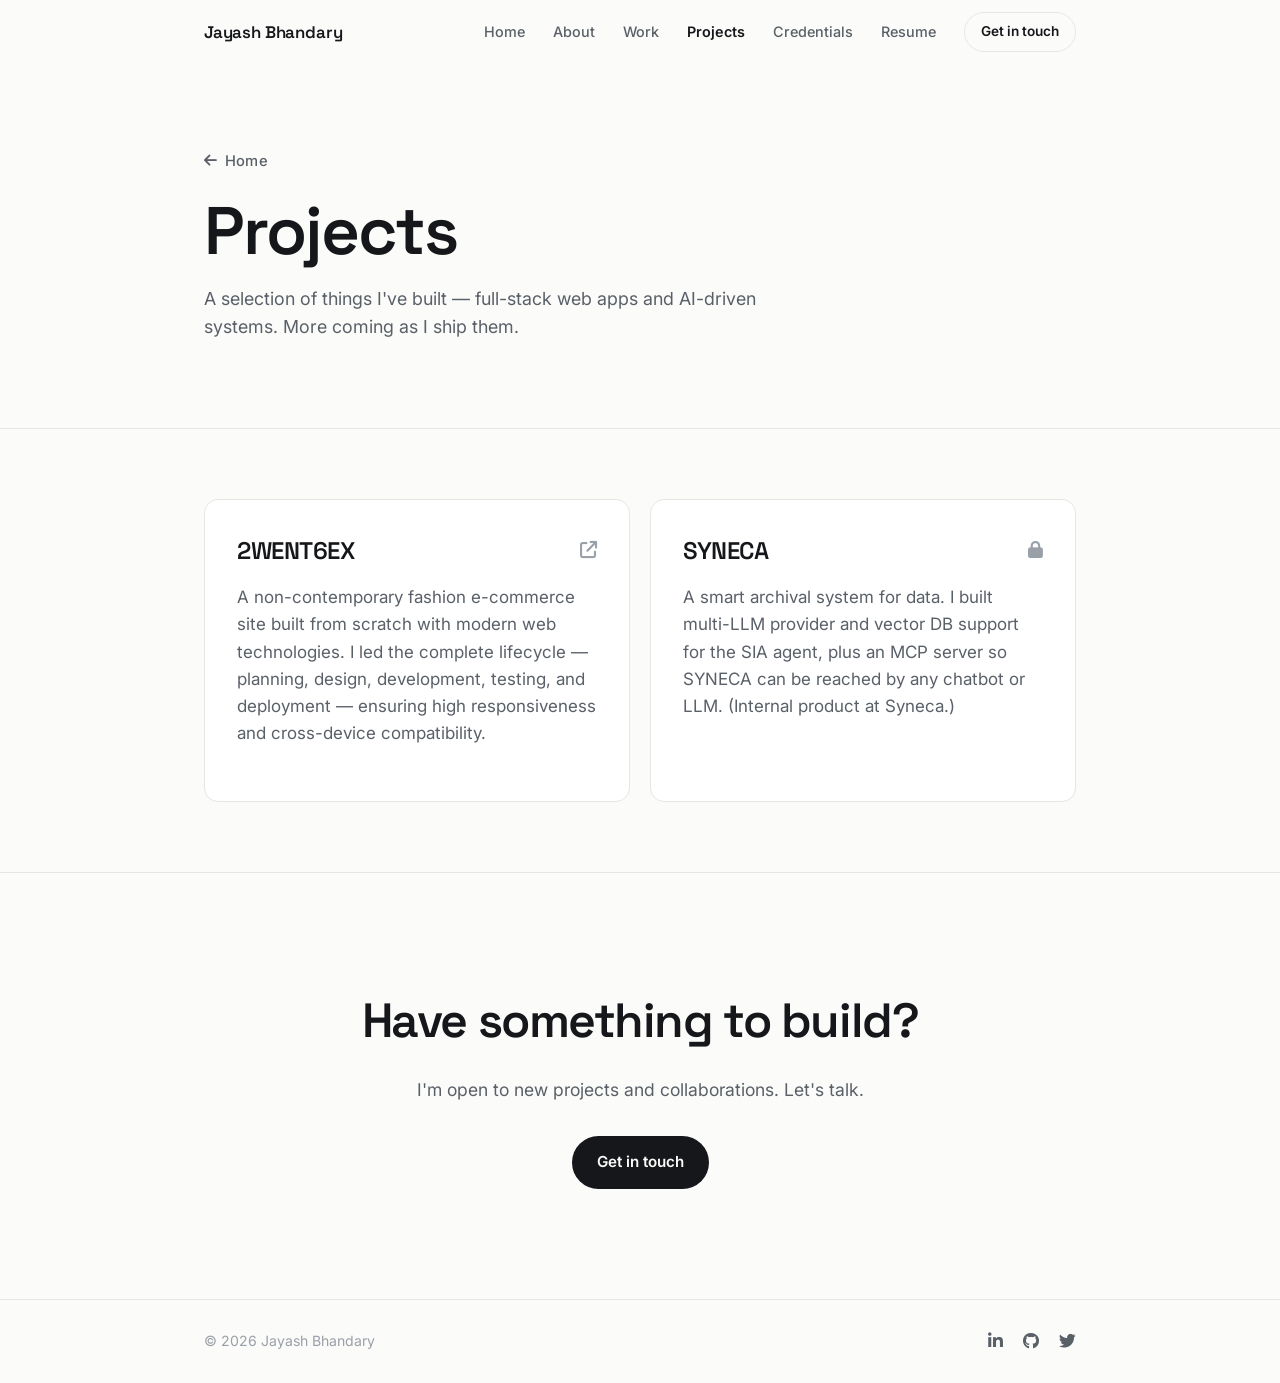
<file: projects.html>
<!DOCTYPE html>
<html lang="en">
<head>
    <meta charset="UTF-8">
    <meta name="viewport" content="width=device-width, initial-scale=1.0">
    <meta http-equiv="X-UA-Compatible" content="IE=edge">

    <title>Projects — Jayash Bhandary | Full-Stack & AI Engineer</title>

    <!-- Primary SEO -->
    <meta name="description" content="Projects by Jayash Bhandary — full-stack web applications and AI-driven systems, including the 2WENT6EX fashion e-commerce site and the SYNECA smart archival system.">
    <meta name="keywords" content="Jayash Bhandary projects, portfolio, 2WENT6EX, SYNECA, full-stack, e-commerce, AI, RAG, MCP, React, Next.js, FastAPI">
    <meta name="author" content="Jayash Bhandary">
    <meta name="robots" content="index, follow, max-image-preview:large, max-snippet:-1">
    <meta name="theme-color" content="#ffffff">
    <meta name="color-scheme" content="light">
    <meta name="format-detection" content="telephone=no">

    <link rel="canonical" href="https://jayashbhandary.github.io/projects.html">

    <!-- Open Graph -->
    <meta property="og:type" content="website">
    <meta property="og:url" content="https://jayashbhandary.github.io/projects.html">
    <meta property="og:site_name" content="Jayash Bhandary">
    <meta property="og:title" content="Projects — Jayash Bhandary">
    <meta property="og:description" content="Full-stack web applications and AI-driven systems built by Jayash Bhandary.">
    <meta property="og:image" content="https://raw.githubusercontent.com/JayashBhandary/jayashbhandary.github.io/master/image.jpeg">
    <meta property="og:locale" content="en_US">

    <!-- Twitter -->
    <meta name="twitter:card" content="summary_large_image">
    <meta name="twitter:title" content="Projects — Jayash Bhandary">
    <meta name="twitter:description" content="Full-stack web applications and AI-driven systems built by Jayash Bhandary.">
    <meta name="twitter:image" content="https://raw.githubusercontent.com/JayashBhandary/jayashbhandary.github.io/master/image.jpeg">
    <meta name="twitter:site" content="@JayashBhandary">

    <link rel="icon" type="image/x-icon" href="favicon.ico">
    <link rel="apple-touch-icon" href="favicon.ico">

    <!-- Structured Data: Breadcrumb -->
    <script type="application/ld+json">
    {
        "@context": "https://schema.org",
        "@type": "BreadcrumbList",
        "itemListElement": [
            { "@type": "ListItem", "position": 1, "name": "Home", "item": "https://jayashbhandary.github.io/" },
            { "@type": "ListItem", "position": 2, "name": "Projects", "item": "https://jayashbhandary.github.io/projects.html" }
        ]
    }
    </script>

    <link rel="stylesheet" href="style.css">
    <link rel="preconnect" href="https://fonts.googleapis.com">
    <link rel="preconnect" href="https://fonts.gstatic.com" crossorigin>
    <link href="https://fonts.googleapis.com/css2?family=Inter:wght@300;400;500;600;700&family=Space+Grotesk:wght@500;600;700&display=swap" rel="stylesheet">
    <link rel="stylesheet" href="https://cdnjs.cloudflare.com/ajax/libs/font-awesome/6.5.1/css/all.min.css" xintegrity="sha512-DTOQO9RWCH3ppGqcWaEA1BIZOC6xxalwEsw9c2QQeAIftl+Vegovlnee1c9QX4TctnWMn13TZye+giMm8e2LwA==" crossorigin="anonymous" referrerpolicy="no-referrer" />
</head>
<body>
    <div data-component="nav"></div>

    <main>
        <header class="hero page-hero">
            <div class="container">
                <p class="hero-eyebrow"><a href="index.html" class="breadcrumb"><i class="fas fa-arrow-left"></i> Home</a></p>
                <h1 class="hero-title">Projects</h1>
                <p class="hero-subtitle">A selection of things I've built — full-stack web apps and AI-driven systems. More coming as I ship them.</p>
            </div>
        </header>

        <section class="section">
            <div class="container">
                <div class="projects-grid">
                    <a href="https://www.2went6ex.com" target="_blank" rel="noopener" class="project-card">
                        <!-- MEDIA SLOT: cover image → /assets/img
                        <figure class="media-figure" style="margin: -32px -32px 22px;">
                            <img src="assets/img/2went6ex-cover.jpg" alt="2WENT6EX website" loading="lazy" width="1200" height="630">
                        </figure>
                        -->
                        <div class="project-top">
                            <h3>2WENT6EX</h3>
                            <span class="project-arrow"><i class="fas fa-arrow-up-right-from-square"></i></span>
                        </div>
                        <p class="project-desc">A non-contemporary fashion e-commerce site built from scratch with modern web technologies. I led the complete lifecycle — planning, design, development, testing, and deployment — ensuring high responsiveness and cross-device compatibility.</p>
                        <ul class="tag-list">
                            <li>Full-Stack</li>
                            <li>E-commerce</li>
                            <li>UI/UX</li>
                            <li>Responsive</li>
                        </ul>
                    </a>

                    <div class="project-card">
                        <div class="project-top">
                            <h3>SYNECA</h3>
                            <span class="project-arrow"><i class="fas fa-lock"></i></span>
                        </div>
                        <p class="project-desc">A smart archival system for data. I built multi-LLM provider and vector DB support for the SIA agent, plus an MCP server so SYNECA can be reached by any chatbot or LLM. (Internal product at Syneca.)</p>
                        <ul class="tag-list">
                            <li>AI</li>
                            <li>RAG</li>
                            <li>MCP</li>
                            <li>FastAPI</li>
                        </ul>
                    </div>
                </div>
            </div>
        </section>

        <section class="section contact">
            <div class="container">
                <h2 class="contact-title">Have something to build?</h2>
                <p class="contact-text">I'm open to new projects and collaborations. Let's talk.</p>
                <a href="mailto:findjayash@gmail.com" class="btn btn-primary">Get in touch</a>
            </div>
        </section>
    </main>

    <div data-component="footer"></div>

    <script src="components.js"></script>
    <script src="script.js"></script>
</body>
</html>
</file>
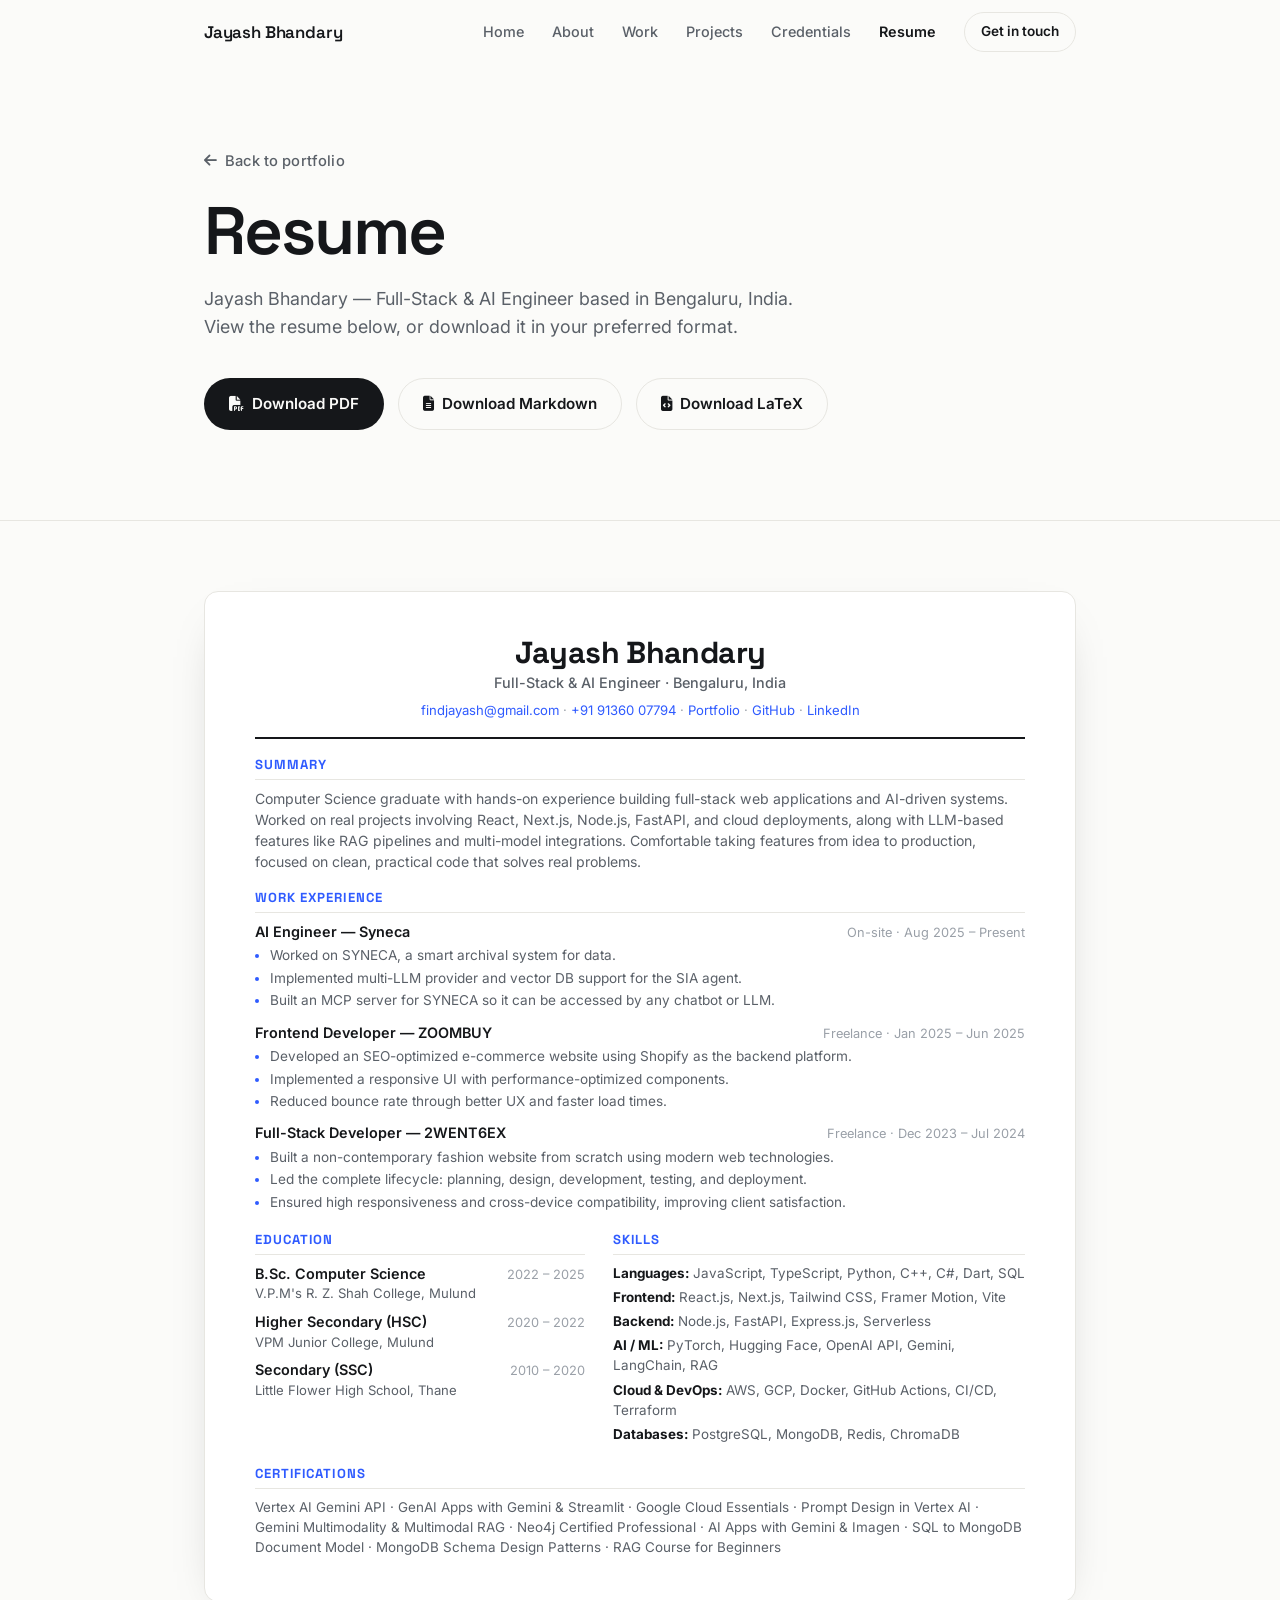
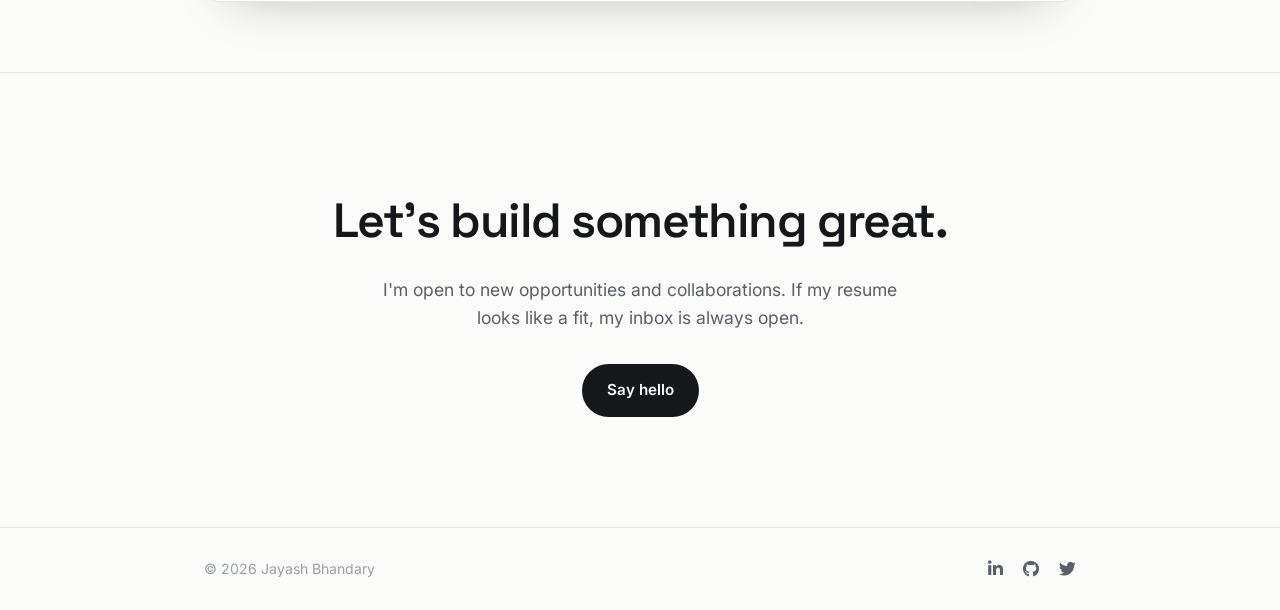
<file: resume.html>
<!DOCTYPE html>
<html lang="en">
<head>
    <meta charset="UTF-8">
    <meta name="viewport" content="width=device-width, initial-scale=1.0">
    <meta http-equiv="X-UA-Compatible" content="IE=edge">

    <title>Resume — Jayash Bhandary | Full-Stack & AI Engineer</title>

    <!-- Primary SEO -->
    <meta name="description" content="Resume of Jayash Bhandary — Full-Stack & AI Engineer in Bengaluru, India. Experience at Syneca, ZOOMBUY and 2WENT6EX building React/Next.js apps, FastAPI backends, RAG pipelines and multi-LLM systems. Download as PDF, Markdown or LaTeX.">
    <meta name="keywords" content="Jayash Bhandary resume, Jayash Bhandary CV, Full-Stack Engineer resume, AI Engineer resume, React, Next.js, Node.js, FastAPI, Python, RAG, LLM, LangChain, MCP server, Bengaluru, India, hire">
    <meta name="author" content="Jayash Bhandary">
    <meta name="robots" content="index, follow, max-image-preview:large, max-snippet:-1">
    <meta name="googlebot" content="index, follow">
    <meta name="language" content="English">
    <meta name="theme-color" content="#ffffff">
    <meta name="color-scheme" content="light">
    <meta name="format-detection" content="telephone=no">

    <!-- Geo -->
    <meta name="geo.region" content="IN-KA">
    <meta name="geo.placename" content="Bengaluru">
    <meta name="geo.position" content="12.9716;77.5946">
    <meta name="ICBM" content="12.9716, 77.5946">

    <!-- Canonical -->
    <link rel="canonical" href="https://jayashbhandary.github.io/resume.html">

    <!-- Open Graph / Facebook -->
    <meta property="og:type" content="profile">
    <meta property="og:url" content="https://jayashbhandary.github.io/resume.html">
    <meta property="og:site_name" content="Jayash Bhandary">
    <meta property="og:title" content="Resume — Jayash Bhandary | Full-Stack & AI Engineer">
    <meta property="og:description" content="Full-Stack & AI Engineer in Bengaluru — React, Next.js, FastAPI, RAG pipelines and multi-LLM systems. View or download the resume as PDF, Markdown or LaTeX.">
    <meta property="og:image" content="https://raw.githubusercontent.com/JayashBhandary/jayashbhandary.github.io/master/image.jpeg">
    <meta property="og:image:alt" content="Jayash Bhandary — Full-Stack & AI Engineer">
    <meta property="og:locale" content="en_US">
    <meta property="profile:first_name" content="Jayash">
    <meta property="profile:last_name" content="Bhandary">

    <!-- Twitter -->
    <meta name="twitter:card" content="summary_large_image">
    <meta name="twitter:url" content="https://jayashbhandary.github.io/resume.html">
    <meta name="twitter:title" content="Resume — Jayash Bhandary | Full-Stack & AI Engineer">
    <meta name="twitter:description" content="Full-Stack & AI Engineer in Bengaluru — React, Next.js, FastAPI, RAG pipelines and multi-LLM systems. View or download as PDF, Markdown or LaTeX.">
    <meta name="twitter:image" content="https://raw.githubusercontent.com/JayashBhandary/jayashbhandary.github.io/master/image.jpeg">
    <meta name="twitter:site" content="@JayashBhandary">
    <meta name="twitter:creator" content="@JayashBhandary">

    <!-- Favicon -->
    <link rel="icon" type="image/x-icon" href="favicon.ico">
    <link rel="apple-touch-icon" href="favicon.ico">

    <!-- Structured Data: Person (resume detail) -->
    <script type="application/ld+json">
    {
        "@context": "https://schema.org",
        "@type": "Person",
        "name": "Jayash Bhandary",
        "url": "https://jayashbhandary.github.io/",
        "image": "https://raw.githubusercontent.com/JayashBhandary/jayashbhandary.github.io/master/image.jpeg",
        "jobTitle": "Full-Stack & AI Engineer",
        "description": "Computer Science graduate building full-stack web applications and AI-driven systems with React, Next.js, FastAPI, and LLM-based RAG pipelines.",
        "email": "mailto:findjayash@gmail.com",
        "telephone": "+91-9136007794",
        "address": {
            "@type": "PostalAddress",
            "addressLocality": "Bengaluru",
            "addressRegion": "Karnataka",
            "addressCountry": "IN"
        },
        "alumniOf": [
            { "@type": "CollegeOrUniversity", "name": "V.P.M's R. Z. Shah College" },
            { "@type": "EducationalOrganization", "name": "VPM Junior College" },
            { "@type": "EducationalOrganization", "name": "Little Flower High School" }
        ],
        "hasOccupation": [
            {
                "@type": "Occupation",
                "name": "AI Engineer",
                "occupationLocation": { "@type": "Place", "name": "Syneca" }
            },
            {
                "@type": "Occupation",
                "name": "Frontend Developer",
                "occupationLocation": { "@type": "Place", "name": "ZOOMBUY" }
            },
            {
                "@type": "Occupation",
                "name": "Full-Stack Developer",
                "occupationLocation": { "@type": "Place", "name": "2WENT6EX" }
            }
        ],
        "knowsAbout": [
            "Full-Stack Development", "Artificial Intelligence", "React.js", "Next.js",
            "Node.js", "FastAPI", "Python", "TypeScript", "Retrieval-Augmented Generation",
            "Large Language Models", "LangChain", "PyTorch", "Hugging Face",
            "AWS", "GCP", "Docker", "PostgreSQL", "MongoDB", "Cloud Deployment", "MCP"
        ],
        "sameAs": [
            "https://github.com/JayashBhandary",
            "https://www.linkedin.com/in/jayashbhandary",
            "https://x.com/JayashBhandary"
        ]
    }
    </script>

    <!-- Structured Data: Breadcrumb -->
    <script type="application/ld+json">
    {
        "@context": "https://schema.org",
        "@type": "BreadcrumbList",
        "itemListElement": [
            { "@type": "ListItem", "position": 1, "name": "Home", "item": "https://jayashbhandary.github.io/" },
            { "@type": "ListItem", "position": 2, "name": "Resume", "item": "https://jayashbhandary.github.io/resume.html" }
        ]
    }
    </script>

    <!-- Stylesheets -->
    <link rel="stylesheet" href="style.css">
    <link rel="preconnect" href="https://fonts.googleapis.com">
    <link rel="preconnect" href="https://fonts.gstatic.com" crossorigin>
    <link href="https://fonts.googleapis.com/css2?family=Inter:wght@300;400;500;600;700&family=Space+Grotesk:wght@500;600;700&display=swap" rel="stylesheet">
    <link rel="stylesheet" href="https://cdnjs.cloudflare.com/ajax/libs/font-awesome/6.5.1/css/all.min.css" xintegrity="sha512-DTOQO9RWCH3ppGqcWaEA1BIZOC6xxalwEsw9c2QQeAIftl+Vegovlnee1c9QX4TctnWMn13TZye+giMm8e2LwA==" crossorigin="anonymous" referrerpolicy="no-referrer" />
</head>
<body>
    <div data-component="nav"></div>

    <main>
        <!-- HERO -->
        <header class="hero resume-hero">
            <div class="container">
                <p class="hero-eyebrow"><a href="index.html" class="back-link"><i class="fas fa-arrow-left"></i> Back to portfolio</a></p>
                <h1 class="hero-title">Resume</h1>
                <p class="hero-subtitle">Jayash Bhandary — Full-Stack &amp; AI Engineer based in Bengaluru, India. View the resume below, or download it in your preferred format.</p>
                <div class="hero-actions">
                    <a href="resume.pdf" class="btn btn-primary js-download" download="Jayash-Bhandary-Resume.pdf"><i class="fas fa-file-pdf"></i> Download PDF</a>
                    <a href="resume.md" class="btn btn-ghost js-download" download="Jayash-Bhandary-Resume.md"><i class="fas fa-file-lines"></i> Download Markdown</a>
                    <a href="resume.tex" class="btn btn-ghost js-download" download="Jayash-Bhandary-Resume.tex"><i class="fas fa-file-code"></i> Download LaTeX</a>
                </div>
            </div>
        </header>

        <!-- RESUME VIEWER (one-page rendered sheet) -->
        <section class="section resume-viewer-section">
            <div class="container">
                <article class="resume-sheet">
                    <header class="rs-head">
                        <h2 class="rs-name">Jayash Bhandary</h2>
                        <p class="rs-role">Full-Stack &amp; AI Engineer · Bengaluru, India</p>
                        <p class="rs-contact">
                            <a href="mailto:findjayash@gmail.com">findjayash@gmail.com</a> ·
                            <a href="tel:+919136007794">+91 91360 07794</a> ·
                            <a href="https://jayashbhandary.github.io" target="_blank" rel="noopener">Portfolio</a> ·
                            <a href="https://github.com/JayashBhandary" target="_blank" rel="noopener">GitHub</a> ·
                            <a href="https://www.linkedin.com/in/jayashbhandary" target="_blank" rel="noopener">LinkedIn</a>
                        </p>
                    </header>

                    <section class="rs-block">
                        <h3 class="rs-heading">Summary</h3>
                        <p class="rs-summary">Computer Science graduate with hands-on experience building full-stack web applications and AI-driven systems. Worked on real projects involving React, Next.js, Node.js, FastAPI, and cloud deployments, along with LLM-based features like RAG pipelines and multi-model integrations. Comfortable taking features from idea to production, focused on clean, practical code that solves real problems.</p>
                    </section>

                    <section class="rs-block">
                        <h3 class="rs-heading">Work Experience</h3>
                        <div class="rs-entry">
                            <div class="rs-entry-top"><span class="rs-title">AI Engineer — Syneca</span><span class="rs-meta">On-site · Aug 2025 – Present</span></div>
                            <ul class="rs-bullets">
                                <li>Worked on SYNECA, a smart archival system for data.</li>
                                <li>Implemented multi-LLM provider and vector DB support for the SIA agent.</li>
                                <li>Built an MCP server for SYNECA so it can be accessed by any chatbot or LLM.</li>
                            </ul>
                        </div>
                        <div class="rs-entry">
                            <div class="rs-entry-top"><span class="rs-title">Frontend Developer — ZOOMBUY</span><span class="rs-meta">Freelance · Jan 2025 – Jun 2025</span></div>
                            <ul class="rs-bullets">
                                <li>Developed an SEO-optimized e-commerce website using Shopify as the backend platform.</li>
                                <li>Implemented a responsive UI with performance-optimized components.</li>
                                <li>Reduced bounce rate through better UX and faster load times.</li>
                            </ul>
                        </div>
                        <div class="rs-entry">
                            <div class="rs-entry-top"><span class="rs-title">Full-Stack Developer — 2WENT6EX</span><span class="rs-meta">Freelance · Dec 2023 – Jul 2024</span></div>
                            <ul class="rs-bullets">
                                <li>Built a non-contemporary fashion website from scratch using modern web technologies.</li>
                                <li>Led the complete lifecycle: planning, design, development, testing, and deployment.</li>
                                <li>Ensured high responsiveness and cross-device compatibility, improving client satisfaction.</li>
                            </ul>
                        </div>
                    </section>

                    <div class="rs-cols">
                        <section class="rs-block">
                            <h3 class="rs-heading">Education</h3>
                            <div class="rs-edu"><span class="rs-title">B.Sc. Computer Science</span><span class="rs-meta">2022 – 2025</span></div>
                            <p class="rs-sub">V.P.M's R. Z. Shah College, Mulund</p>
                            <div class="rs-edu"><span class="rs-title">Higher Secondary (HSC)</span><span class="rs-meta">2020 – 2022</span></div>
                            <p class="rs-sub">VPM Junior College, Mulund</p>
                            <div class="rs-edu"><span class="rs-title">Secondary (SSC)</span><span class="rs-meta">2010 – 2020</span></div>
                            <p class="rs-sub">Little Flower High School, Thane</p>
                        </section>

                        <section class="rs-block">
                            <h3 class="rs-heading">Skills</h3>
                            <p class="rs-skill"><strong>Languages:</strong> JavaScript, TypeScript, Python, C++, C#, Dart, SQL</p>
                            <p class="rs-skill"><strong>Frontend:</strong> React.js, Next.js, Tailwind CSS, Framer Motion, Vite</p>
                            <p class="rs-skill"><strong>Backend:</strong> Node.js, FastAPI, Express.js, Serverless</p>
                            <p class="rs-skill"><strong>AI / ML:</strong> PyTorch, Hugging Face, OpenAI API, Gemini, LangChain, RAG</p>
                            <p class="rs-skill"><strong>Cloud &amp; DevOps:</strong> AWS, GCP, Docker, GitHub Actions, CI/CD, Terraform</p>
                            <p class="rs-skill"><strong>Databases:</strong> PostgreSQL, MongoDB, Redis, ChromaDB</p>
                        </section>
                    </div>

                    <section class="rs-block">
                        <h3 class="rs-heading">Certifications</h3>
                        <p class="rs-certs">Vertex AI Gemini API · GenAI Apps with Gemini &amp; Streamlit · Google Cloud Essentials · Prompt Design in Vertex AI · Gemini Multimodality &amp; Multimodal RAG · Neo4j Certified Professional · AI Apps with Gemini &amp; Imagen · SQL to MongoDB Document Model · MongoDB Schema Design Patterns · RAG Course for Beginners</p>
                    </section>
                </article>
            </div>
        </section>

        <!-- CONTACT -->
        <section id="contact" class="section contact">
            <div class="container">
                <h2 class="contact-title">Let's build something great.</h2>
                <p class="contact-text">I'm open to new opportunities and collaborations. If my resume looks like a fit, my inbox is always open.</p>
                <a href="mailto:findjayash@gmail.com" class="btn btn-primary">Say hello</a>
            </div>
        </section>
    </main>

    <div data-component="footer"></div>

    <script src="components.js"></script>
    <script src="script.js"></script>
    <script>
    // Force a true download (fetch -> blob) so files never open/preview in the browser.
    document.querySelectorAll('.js-download').forEach(link => {
        link.addEventListener('click', async (e) => {
            const url = link.getAttribute('href');
            const name = link.getAttribute('download') || url.split('/').pop();
            try {
                const res = await fetch(url);
                if (!res.ok) throw new Error(res.status);
                const blob = await res.blob();
                e.preventDefault();
                const objectUrl = URL.createObjectURL(blob);
                const a = document.createElement('a');
                a.href = objectUrl;
                a.download = name;
                document.body.appendChild(a);
                a.click();
                a.remove();
                URL.revokeObjectURL(objectUrl);
            } catch (err) {
                // Fall back to the native download attribute (no preventDefault).
            }
        });
    });
    </script>
</body>
</html>
</file>
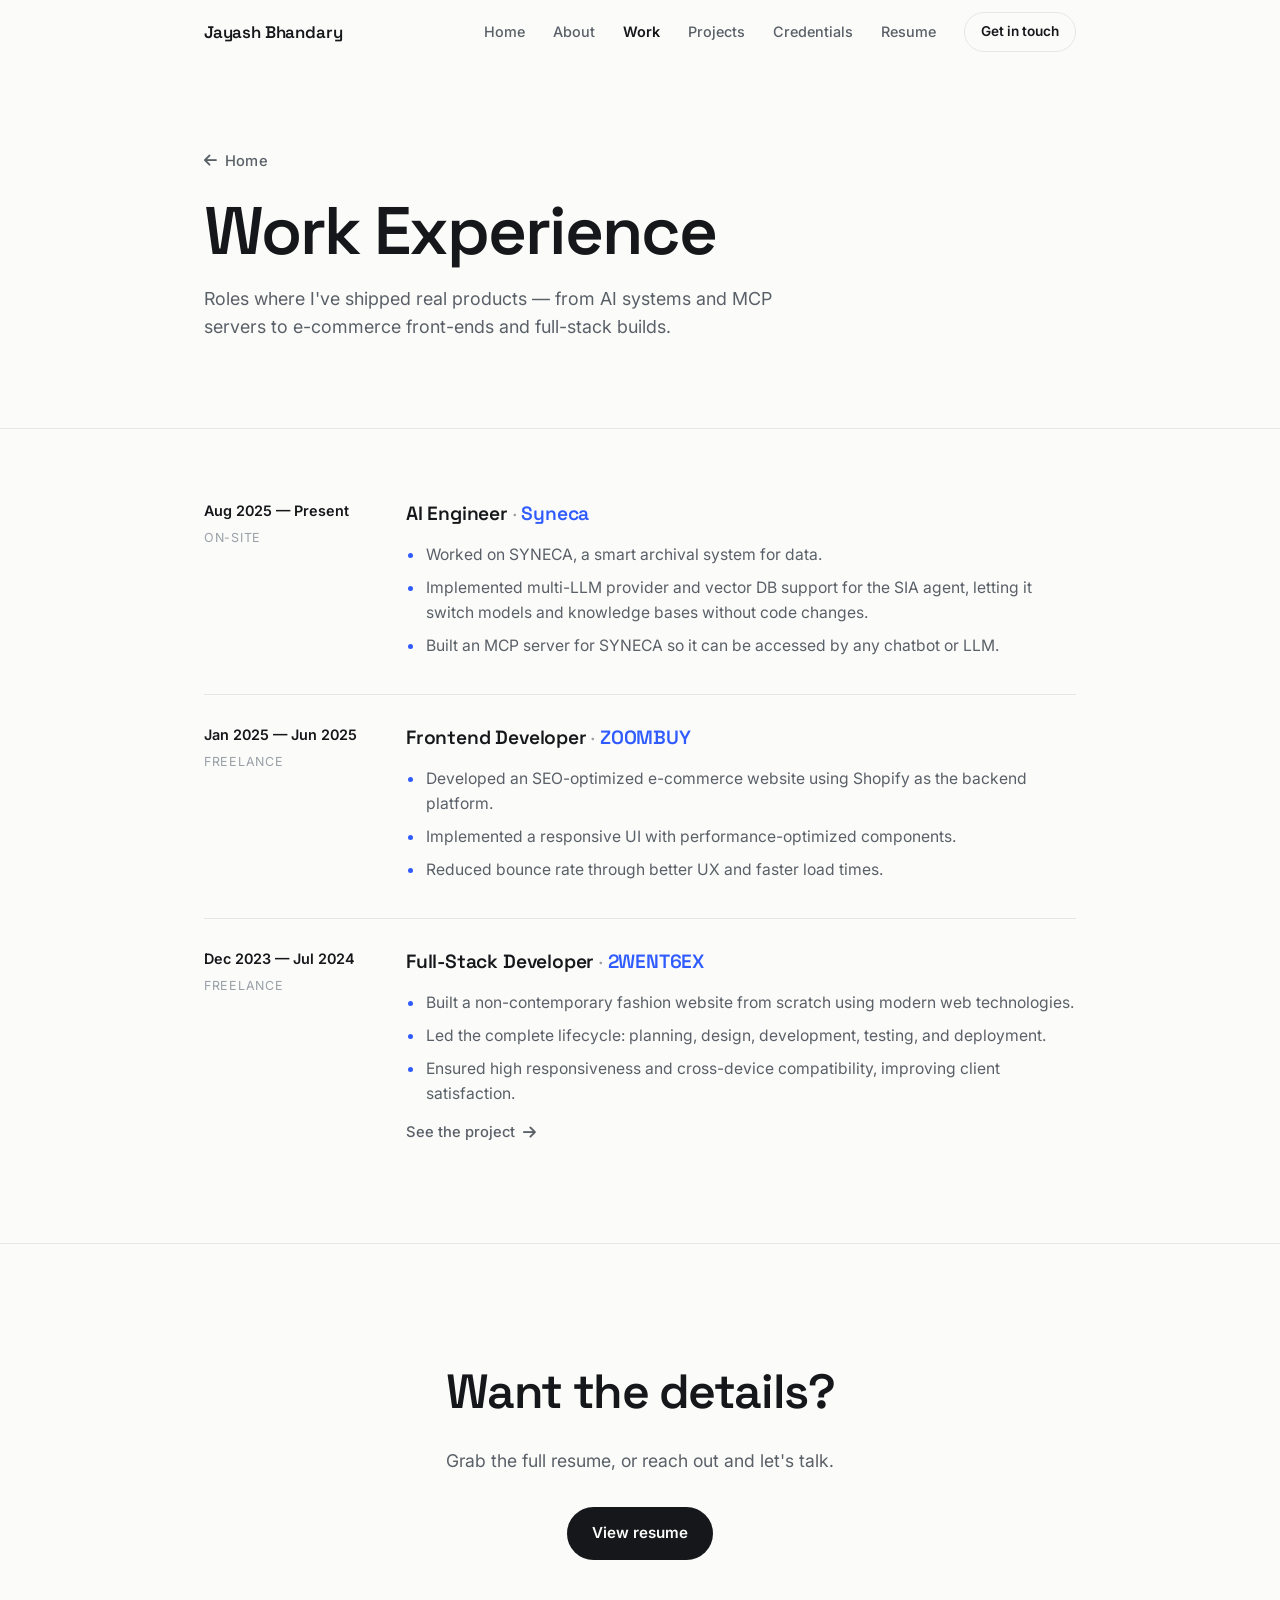
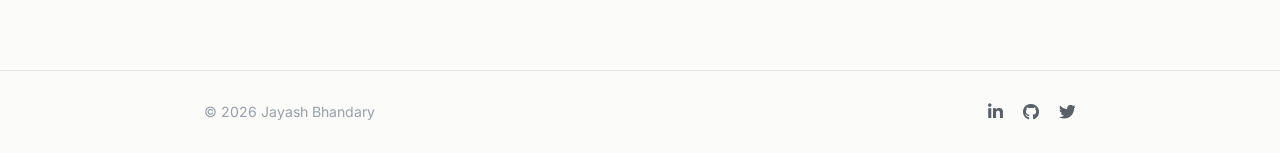
<file: work.html>
<!DOCTYPE html>
<html lang="en">
<head>
    <meta charset="UTF-8">
    <meta name="viewport" content="width=device-width, initial-scale=1.0">
    <meta http-equiv="X-UA-Compatible" content="IE=edge">

    <title>Work Experience — Jayash Bhandary | Full-Stack & AI Engineer</title>

    <!-- Primary SEO -->
    <meta name="description" content="Work experience of Jayash Bhandary — AI Engineer at Syneca, Frontend Developer at ZOOMBUY, and Full-Stack Developer at 2WENT6EX. Building React/Next.js apps, FastAPI backends, RAG pipelines and multi-LLM systems.">
    <meta name="keywords" content="Jayash Bhandary experience, AI Engineer, Frontend Developer, Full-Stack Developer, Syneca, ZOOMBUY, 2WENT6EX, React, Next.js, FastAPI, RAG, MCP">
    <meta name="author" content="Jayash Bhandary">
    <meta name="robots" content="index, follow, max-image-preview:large, max-snippet:-1">
    <meta name="theme-color" content="#ffffff">
    <meta name="color-scheme" content="light">
    <meta name="format-detection" content="telephone=no">

    <link rel="canonical" href="https://jayashbhandary.github.io/work.html">

    <!-- Open Graph -->
    <meta property="og:type" content="website">
    <meta property="og:url" content="https://jayashbhandary.github.io/work.html">
    <meta property="og:site_name" content="Jayash Bhandary">
    <meta property="og:title" content="Work Experience — Jayash Bhandary">
    <meta property="og:description" content="AI Engineer at Syneca, Frontend Developer at ZOOMBUY, and Full-Stack Developer at 2WENT6EX.">
    <meta property="og:image" content="https://raw.githubusercontent.com/JayashBhandary/jayashbhandary.github.io/master/image.jpeg">
    <meta property="og:locale" content="en_US">

    <!-- Twitter -->
    <meta name="twitter:card" content="summary_large_image">
    <meta name="twitter:title" content="Work Experience — Jayash Bhandary">
    <meta name="twitter:description" content="AI Engineer at Syneca, Frontend Developer at ZOOMBUY, and Full-Stack Developer at 2WENT6EX.">
    <meta name="twitter:image" content="https://raw.githubusercontent.com/JayashBhandary/jayashbhandary.github.io/master/image.jpeg">
    <meta name="twitter:site" content="@JayashBhandary">

    <link rel="icon" type="image/x-icon" href="favicon.ico">
    <link rel="apple-touch-icon" href="favicon.ico">

    <!-- Structured Data: Breadcrumb -->
    <script type="application/ld+json">
    {
        "@context": "https://schema.org",
        "@type": "BreadcrumbList",
        "itemListElement": [
            { "@type": "ListItem", "position": 1, "name": "Home", "item": "https://jayashbhandary.github.io/" },
            { "@type": "ListItem", "position": 2, "name": "Work", "item": "https://jayashbhandary.github.io/work.html" }
        ]
    }
    </script>

    <link rel="stylesheet" href="style.css">
    <link rel="preconnect" href="https://fonts.googleapis.com">
    <link rel="preconnect" href="https://fonts.gstatic.com" crossorigin>
    <link href="https://fonts.googleapis.com/css2?family=Inter:wght@300;400;500;600;700&family=Space+Grotesk:wght@500;600;700&display=swap" rel="stylesheet">
    <link rel="stylesheet" href="https://cdnjs.cloudflare.com/ajax/libs/font-awesome/6.5.1/css/all.min.css" xintegrity="sha512-DTOQO9RWCH3ppGqcWaEA1BIZOC6xxalwEsw9c2QQeAIftl+Vegovlnee1c9QX4TctnWMn13TZye+giMm8e2LwA==" crossorigin="anonymous" referrerpolicy="no-referrer" />
</head>
<body>
    <div data-component="nav"></div>

    <main>
        <header class="hero page-hero">
            <div class="container">
                <p class="hero-eyebrow"><a href="index.html" class="breadcrumb"><i class="fas fa-arrow-left"></i> Home</a></p>
                <h1 class="hero-title">Work Experience</h1>
                <p class="hero-subtitle">Roles where I've shipped real products — from AI systems and MCP servers to e-commerce front-ends and full-stack builds.</p>
            </div>
        </header>

        <section class="section">
            <div class="container">
                <ol class="timeline">
                    <li class="timeline-item">
                        <div class="timeline-meta">
                            <span class="timeline-date">Aug 2025 — Present</span>
                            <span class="timeline-type">On-site</span>
                        </div>
                        <div class="timeline-body">
                            <h3>AI Engineer <span class="at">·</span> <span class="company">Syneca</span></h3>
                            <ul class="bullets">
                                <li>Worked on SYNECA, a smart archival system for data.</li>
                                <li>Implemented multi-LLM provider and vector DB support for the SIA agent, letting it switch models and knowledge bases without code changes.</li>
                                <li>Built an MCP server for SYNECA so it can be accessed by any chatbot or LLM.</li>
                            </ul>
                            <!-- MEDIA SLOT: architecture diagram / demo gif → /assets
                            <figure class="media-figure">
                                <video autoplay muted loop playsinline poster="assets/img/syneca-poster.jpg">
                                    <source src="assets/video/syneca-demo.webm" type="video/webm">
                                    <source src="assets/video/syneca-demo.mp4" type="video/mp4">
                                </video>
                                <figcaption>SIA agent switching providers live.</figcaption>
                            </figure>
                            -->
                        </div>
                    </li>
                    <li class="timeline-item">
                        <div class="timeline-meta">
                            <span class="timeline-date">Jan 2025 — Jun 2025</span>
                            <span class="timeline-type">Freelance</span>
                        </div>
                        <div class="timeline-body">
                            <h3>Frontend Developer <span class="at">·</span> <span class="company">ZOOMBUY</span></h3>
                            <ul class="bullets">
                                <li>Developed an SEO-optimized e-commerce website using Shopify as the backend platform.</li>
                                <li>Implemented a responsive UI with performance-optimized components.</li>
                                <li>Reduced bounce rate through better UX and faster load times.</li>
                            </ul>
                            <!-- MEDIA SLOT: store screenshots → /assets/img -->
                        </div>
                    </li>
                    <li class="timeline-item">
                        <div class="timeline-meta">
                            <span class="timeline-date">Dec 2023 — Jul 2024</span>
                            <span class="timeline-type">Freelance</span>
                        </div>
                        <div class="timeline-body">
                            <h3>Full-Stack Developer <span class="at">·</span> <span class="company">2WENT6EX</span></h3>
                            <ul class="bullets">
                                <li>Built a non-contemporary fashion website from scratch using modern web technologies.</li>
                                <li>Led the complete lifecycle: planning, design, development, testing, and deployment.</li>
                                <li>Ensured high responsiveness and cross-device compatibility, improving client satisfaction.</li>
                            </ul>
                            <p style="margin-top:12px;"><a href="projects.html" class="breadcrumb">See the project <i class="fas fa-arrow-right"></i></a></p>
                        </div>
                    </li>
                </ol>
            </div>
        </section>

        <section class="section contact">
            <div class="container">
                <h2 class="contact-title">Want the details?</h2>
                <p class="contact-text">Grab the full resume, or reach out and let's talk.</p>
                <a href="resume.html" class="btn btn-primary">View resume</a>
            </div>
        </section>
    </main>

    <div data-component="footer"></div>

    <script src="components.js"></script>
    <script src="script.js"></script>
</body>
</html>
</file>
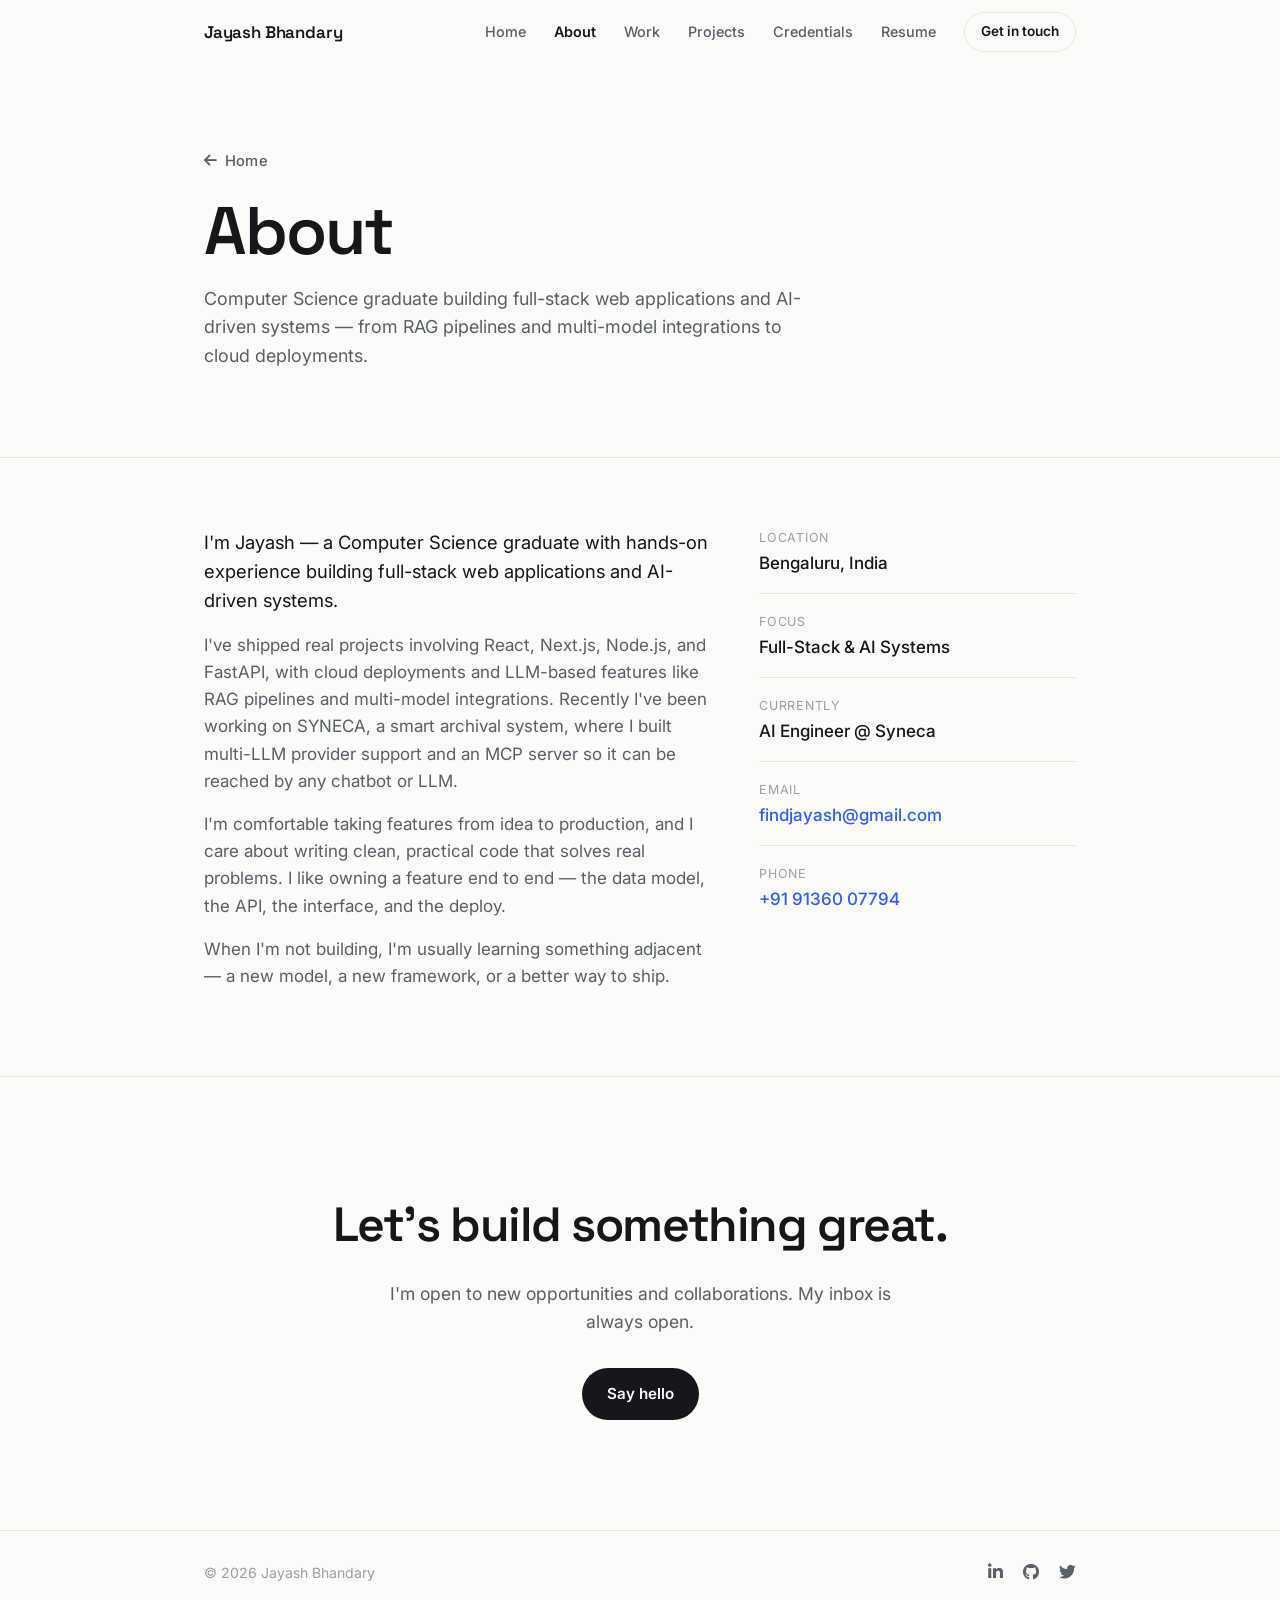
<file: pages/about.html>
<!DOCTYPE html>
<html lang="en">
<head>
    <meta charset="UTF-8">
    <meta name="viewport" content="width=device-width, initial-scale=1.0">
    <meta http-equiv="X-UA-Compatible" content="IE=edge">

    <title>About — Jayash Bhandary | Full-Stack & AI Engineer</title>

    <!-- Primary SEO -->
    <meta name="description" content="About Jayash Bhandary — a Computer Science graduate and Full-Stack & AI Engineer in Bengaluru, India, building web applications and AI-driven systems with React, Next.js, FastAPI and LLM-based RAG pipelines.">
    <meta name="keywords" content="Jayash Bhandary, about, Full-Stack Engineer, AI Engineer, Bengaluru, India, React, Next.js, FastAPI, RAG, LLM">
    <meta name="author" content="Jayash Bhandary">
    <meta name="robots" content="index, follow, max-image-preview:large, max-snippet:-1">
    <meta name="theme-color" content="#ffffff">
    <meta name="color-scheme" content="light">
    <meta name="format-detection" content="telephone=no">

    <link rel="canonical" href="https://jayashbhandary.github.io/pages/about.html">

    <!-- Open Graph -->
    <meta property="og:type" content="profile">
    <meta property="og:url" content="https://jayashbhandary.github.io/pages/about.html">
    <meta property="og:site_name" content="Jayash Bhandary">
    <meta property="og:title" content="About — Jayash Bhandary | Full-Stack & AI Engineer">
    <meta property="og:description" content="Computer Science graduate building full-stack web applications and AI-driven systems in Bengaluru, India.">
    <meta property="og:image" content="https://raw.githubusercontent.com/JayashBhandary/jayashbhandary.github.io/master/image.jpeg">
    <meta property="og:locale" content="en_US">

    <!-- Twitter -->
    <meta name="twitter:card" content="summary_large_image">
    <meta name="twitter:title" content="About — Jayash Bhandary | Full-Stack & AI Engineer">
    <meta name="twitter:description" content="Computer Science graduate building full-stack web applications and AI-driven systems in Bengaluru, India.">
    <meta name="twitter:image" content="https://raw.githubusercontent.com/JayashBhandary/jayashbhandary.github.io/master/image.jpeg">
    <meta name="twitter:site" content="@JayashBhandary">

    <link rel="icon" type="image/x-icon" href="../favicon.ico">
    <link rel="apple-touch-icon" href="../favicon.ico">

    <!-- Structured Data: Breadcrumb -->
    <script type="application/ld+json">
    {
        "@context": "https://schema.org",
        "@type": "BreadcrumbList",
        "itemListElement": [
            { "@type": "ListItem", "position": 1, "name": "Home", "item": "https://jayashbhandary.github.io/" },
            { "@type": "ListItem", "position": 2, "name": "About", "item": "https://jayashbhandary.github.io/about.html" }
        ]
    }
    </script>

    <link rel="stylesheet" href="../style.css">
    <link rel="preconnect" href="https://fonts.googleapis.com">
    <link rel="preconnect" href="https://fonts.gstatic.com" crossorigin>
    <link href="https://fonts.googleapis.com/css2?family=Inter:wght@300;400;500;600;700&family=Space+Grotesk:wght@500;600;700&display=swap" rel="stylesheet">
    <link rel="stylesheet" href="https://cdnjs.cloudflare.com/ajax/libs/font-awesome/6.5.1/css/all.min.css" xintegrity="sha512-DTOQO9RWCH3ppGqcWaEA1BIZOC6xxalwEsw9c2QQeAIftl+Vegovlnee1c9QX4TctnWMn13TZye+giMm8e2LwA==" crossorigin="anonymous" referrerpolicy="no-referrer" />
</head>
<body>
    <div data-component="nav"></div>

    <main>
        <header class="hero page-hero">
            <div class="container">
                <p class="hero-eyebrow"><a href="../index.html" class="breadcrumb"><i class="fas fa-arrow-left"></i> Home</a></p>
                <h1 class="hero-title">About</h1>
                <p class="hero-subtitle">Computer Science graduate building full-stack web applications and AI-driven systems — from RAG pipelines and multi-model integrations to cloud deployments.</p>
            </div>
        </header>

        <section class="section">
            <div class="container">
                <div class="about-grid">
                    <div class="about-text">
                        <!-- MEDIA SLOT: drop a portrait in /assets/img and uncomment.
                        <figure class="media-figure">
                            <img src="../assets/img/jayash.jpg" alt="Jayash Bhandary" loading="lazy" width="900" height="900">
                        </figure>
                        -->
                        <p>I'm Jayash — a Computer Science graduate with hands-on experience building full-stack web applications and AI-driven systems.</p>
                        <p>I've shipped real projects involving React, Next.js, Node.js, and FastAPI, with cloud deployments and LLM-based features like RAG pipelines and multi-model integrations. Recently I've been working on SYNECA, a smart archival system, where I built multi-LLM provider support and an MCP server so it can be reached by any chatbot or LLM.</p>
                        <p>I'm comfortable taking features from idea to production, and I care about writing clean, practical code that solves real problems. I like owning a feature end to end — the data model, the API, the interface, and the deploy.</p>
                        <p>When I'm not building, I'm usually learning something adjacent — a new model, a new framework, or a better way to ship.</p>
                    </div>
                    <aside class="about-facts">
                        <div class="fact">
                            <span class="fact-label">Location</span>
                            <span class="fact-value">Bengaluru, India</span>
                        </div>
                        <div class="fact">
                            <span class="fact-label">Focus</span>
                            <span class="fact-value">Full-Stack &amp; AI Systems</span>
                        </div>
                        <div class="fact">
                            <span class="fact-label">Currently</span>
                            <span class="fact-value">AI Engineer @ Syneca</span>
                        </div>
                        <div class="fact">
                            <span class="fact-label">Email</span>
                            <span class="fact-value"><a href="mailto:findjayash@gmail.com">findjayash@gmail.com</a></span>
                        </div>
                        <div class="fact">
                            <span class="fact-label">Phone</span>
                            <span class="fact-value"><a href="tel:+919136007794">+91 91360 07794</a></span>
                        </div>
                    </aside>
                </div>
            </div>
        </section>

        <section class="section contact">
            <div class="container">
                <h2 class="contact-title">Let's build something great.</h2>
                <p class="contact-text">I'm open to new opportunities and collaborations. My inbox is always open.</p>
                <a href="mailto:findjayash@gmail.com" class="btn btn-primary">Say hello</a>
            </div>
        </section>
    </main>

    <div data-component="footer"></div>

    <script src="../components.js"></script>
    <script src="../script.js"></script>
</body>
</html>
</file>
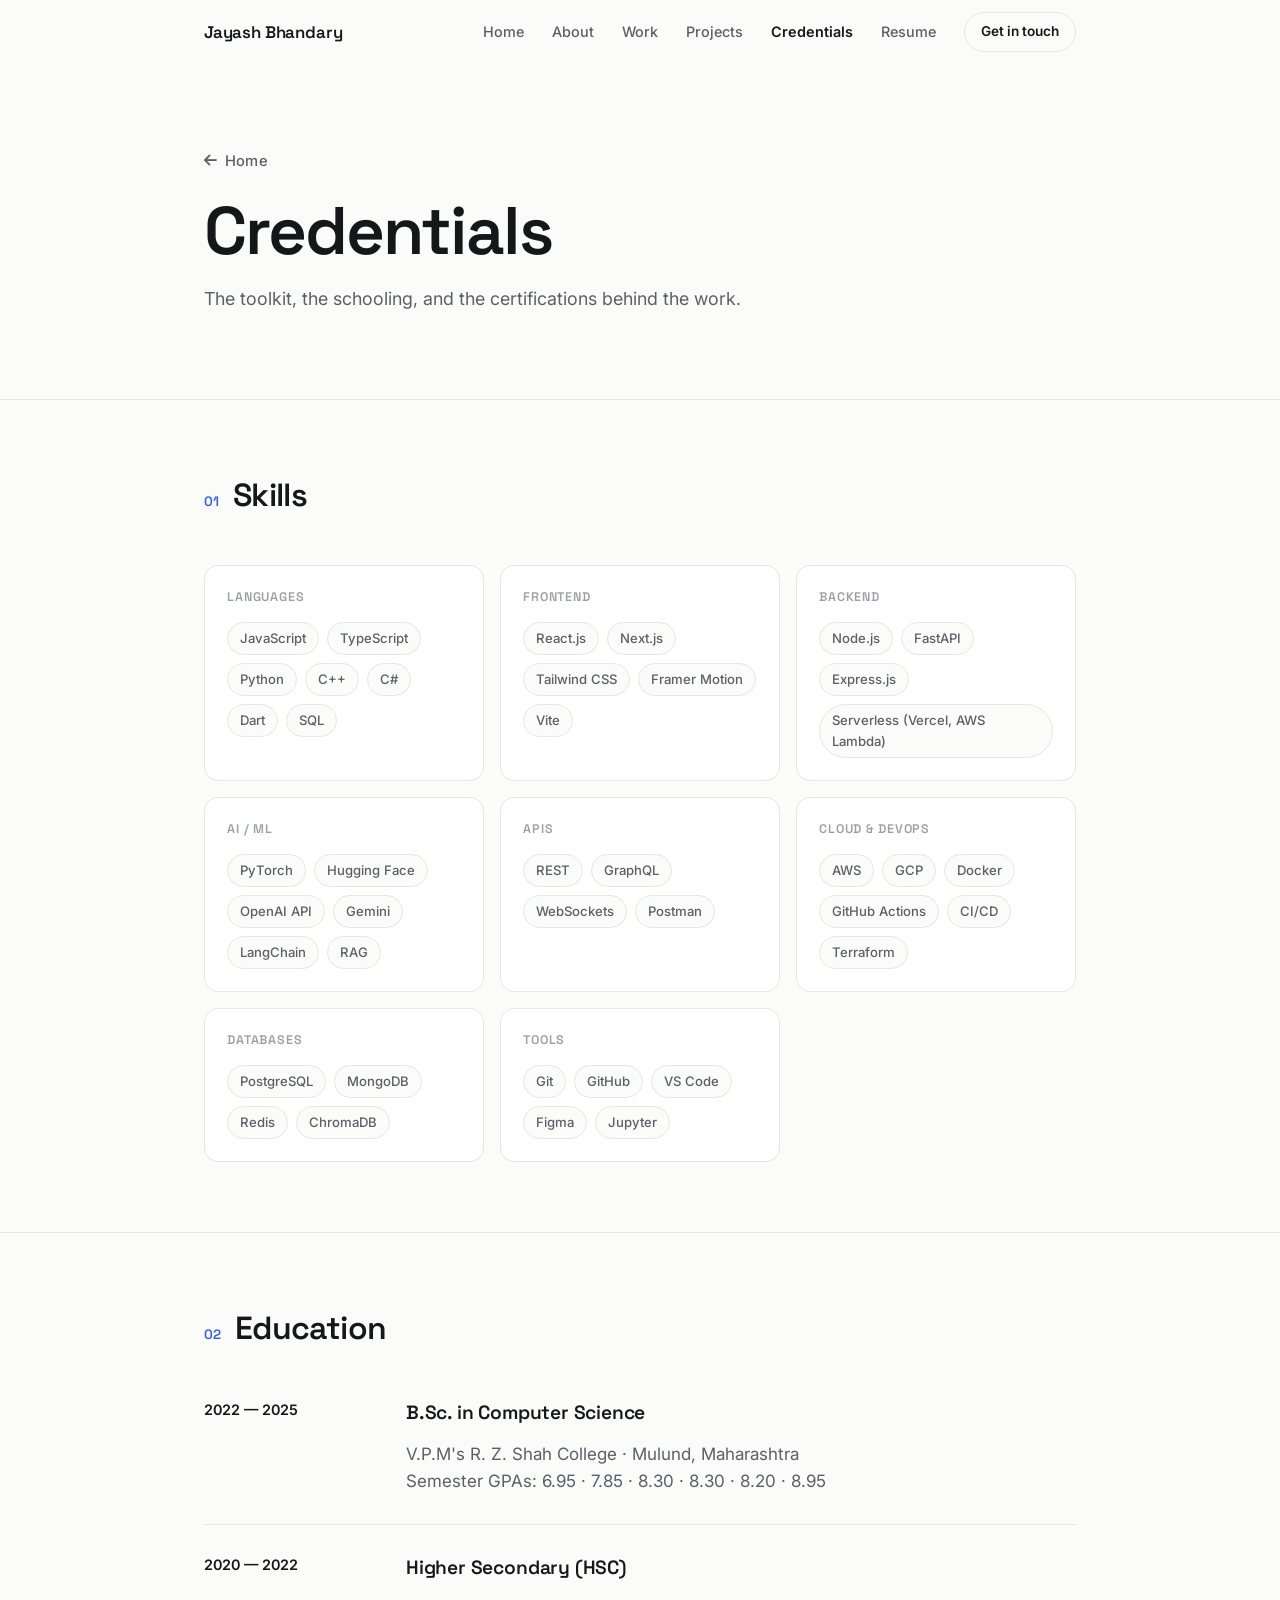
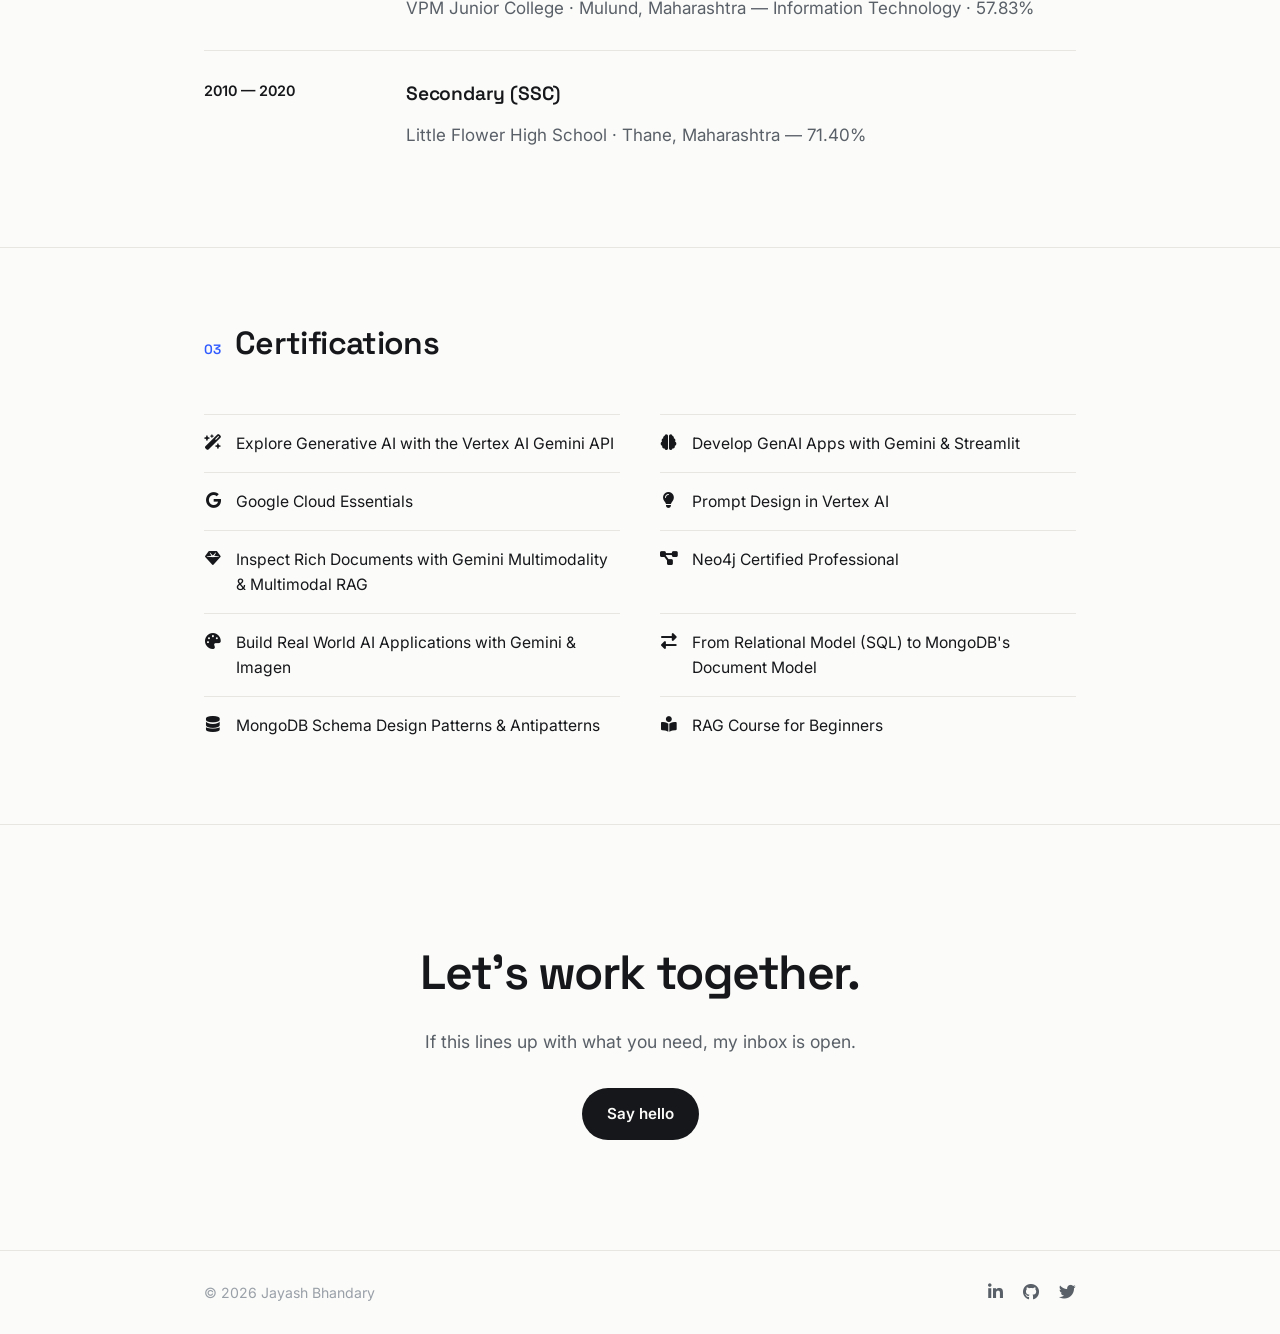
<file: pages/credentials.html>
<!DOCTYPE html>
<html lang="en">
<head>
    <meta charset="UTF-8">
    <meta name="viewport" content="width=device-width, initial-scale=1.0">
    <meta http-equiv="X-UA-Compatible" content="IE=edge">

    <title>Credentials — Jayash Bhandary | Skills, Education & Certifications</title>

    <!-- Primary SEO -->
    <meta name="description" content="Skills, education and certifications of Jayash Bhandary — JavaScript, TypeScript, Python, React, Next.js, FastAPI, PyTorch, LangChain, AWS, GCP; B.Sc. Computer Science; Google Cloud, Neo4j and MongoDB certifications.">
    <meta name="keywords" content="Jayash Bhandary skills, certifications, education, JavaScript, TypeScript, Python, React, Next.js, FastAPI, PyTorch, LangChain, AWS, GCP, Neo4j, MongoDB, Vertex AI, B.Sc Computer Science">
    <meta name="author" content="Jayash Bhandary">
    <meta name="robots" content="index, follow, max-image-preview:large, max-snippet:-1">
    <meta name="theme-color" content="#ffffff">
    <meta name="color-scheme" content="light">
    <meta name="format-detection" content="telephone=no">

    <link rel="canonical" href="https://jayashbhandary.github.io/pages/credentials.html">

    <!-- Open Graph -->
    <meta property="og:type" content="website">
    <meta property="og:url" content="https://jayashbhandary.github.io/pages/credentials.html">
    <meta property="og:site_name" content="Jayash Bhandary">
    <meta property="og:title" content="Credentials — Jayash Bhandary">
    <meta property="og:description" content="Skills, education and certifications — full-stack, AI/ML, cloud, and databases.">
    <meta property="og:image" content="https://raw.githubusercontent.com/JayashBhandary/jayashbhandary.github.io/master/image.jpeg">
    <meta property="og:locale" content="en_US">

    <!-- Twitter -->
    <meta name="twitter:card" content="summary_large_image">
    <meta name="twitter:title" content="Credentials — Jayash Bhandary">
    <meta name="twitter:description" content="Skills, education and certifications — full-stack, AI/ML, cloud, and databases.">
    <meta name="twitter:image" content="https://raw.githubusercontent.com/JayashBhandary/jayashbhandary.github.io/master/image.jpeg">
    <meta name="twitter:site" content="@JayashBhandary">

    <link rel="icon" type="image/x-icon" href="../favicon.ico">
    <link rel="apple-touch-icon" href="../favicon.ico">

    <!-- Structured Data: Breadcrumb -->
    <script type="application/ld+json">
    {
        "@context": "https://schema.org",
        "@type": "BreadcrumbList",
        "itemListElement": [
            { "@type": "ListItem", "position": 1, "name": "Home", "item": "https://jayashbhandary.github.io/" },
            { "@type": "ListItem", "position": 2, "name": "Credentials", "item": "https://jayashbhandary.github.io/credentials.html" }
        ]
    }
    </script>

    <link rel="stylesheet" href="../style.css">
    <link rel="preconnect" href="https://fonts.googleapis.com">
    <link rel="preconnect" href="https://fonts.gstatic.com" crossorigin>
    <link href="https://fonts.googleapis.com/css2?family=Inter:wght@300;400;500;600;700&family=Space+Grotesk:wght@500;600;700&display=swap" rel="stylesheet">
    <link rel="stylesheet" href="https://cdnjs.cloudflare.com/ajax/libs/font-awesome/6.5.1/css/all.min.css" xintegrity="sha512-DTOQO9RWCH3ppGqcWaEA1BIZOC6xxalwEsw9c2QQeAIftl+Vegovlnee1c9QX4TctnWMn13TZye+giMm8e2LwA==" crossorigin="anonymous" referrerpolicy="no-referrer" />
</head>
<body>
    <div data-component="nav"></div>

    <main>
        <header class="hero page-hero">
            <div class="container">
                <p class="hero-eyebrow"><a href="../index.html" class="breadcrumb"><i class="fas fa-arrow-left"></i> Home</a></p>
                <h1 class="hero-title">Credentials</h1>
                <p class="hero-subtitle">The toolkit, the schooling, and the certifications behind the work.</p>
            </div>
        </header>

        <!-- SKILLS -->
        <section id="skills" class="section">
            <div class="container">
                <div class="section-head">
                    <span class="section-index">01</span>
                    <h2 class="section-title">Skills</h2>
                </div>
                <div class="skills-grid">
                    <div class="skill-group">
                        <h4>Languages</h4>
                        <ul class="tag-list"><li>JavaScript</li><li>TypeScript</li><li>Python</li><li>C++</li><li>C#</li><li>Dart</li><li>SQL</li></ul>
                    </div>
                    <div class="skill-group">
                        <h4>Frontend</h4>
                        <ul class="tag-list"><li>React.js</li><li>Next.js</li><li>Tailwind CSS</li><li>Framer Motion</li><li>Vite</li></ul>
                    </div>
                    <div class="skill-group">
                        <h4>Backend</h4>
                        <ul class="tag-list"><li>Node.js</li><li>FastAPI</li><li>Express.js</li><li>Serverless (Vercel, AWS Lambda)</li></ul>
                    </div>
                    <div class="skill-group">
                        <h4>AI / ML</h4>
                        <ul class="tag-list"><li>PyTorch</li><li>Hugging Face</li><li>OpenAI API</li><li>Gemini</li><li>LangChain</li><li>RAG</li></ul>
                    </div>
                    <div class="skill-group">
                        <h4>APIs</h4>
                        <ul class="tag-list"><li>REST</li><li>GraphQL</li><li>WebSockets</li><li>Postman</li></ul>
                    </div>
                    <div class="skill-group">
                        <h4>Cloud &amp; DevOps</h4>
                        <ul class="tag-list"><li>AWS</li><li>GCP</li><li>Docker</li><li>GitHub Actions</li><li>CI/CD</li><li>Terraform</li></ul>
                    </div>
                    <div class="skill-group">
                        <h4>Databases</h4>
                        <ul class="tag-list"><li>PostgreSQL</li><li>MongoDB</li><li>Redis</li><li>ChromaDB</li></ul>
                    </div>
                    <div class="skill-group">
                        <h4>Tools</h4>
                        <ul class="tag-list"><li>Git</li><li>GitHub</li><li>VS Code</li><li>Figma</li><li>Jupyter</li></ul>
                    </div>
                </div>
            </div>
        </section>

        <!-- EDUCATION -->
        <section id="education" class="section">
            <div class="container">
                <div class="section-head">
                    <span class="section-index">02</span>
                    <h2 class="section-title">Education</h2>
                </div>
                <ol class="timeline">
                    <li class="timeline-item">
                        <div class="timeline-meta"><span class="timeline-date">2022 — 2025</span></div>
                        <div class="timeline-body">
                            <h3>B.Sc. in Computer Science</h3>
                            <p class="edu-place">V.P.M's R. Z. Shah College · Mulund, Maharashtra</p>
                            <p class="edu-place">Semester GPAs: 6.95 · 7.85 · 8.30 · 8.30 · 8.20 · 8.95</p>
                        </div>
                    </li>
                    <li class="timeline-item">
                        <div class="timeline-meta"><span class="timeline-date">2020 — 2022</span></div>
                        <div class="timeline-body">
                            <h3>Higher Secondary (HSC)</h3>
                            <p class="edu-place">VPM Junior College · Mulund, Maharashtra — Information Technology · 57.83%</p>
                        </div>
                    </li>
                    <li class="timeline-item">
                        <div class="timeline-meta"><span class="timeline-date">2010 — 2020</span></div>
                        <div class="timeline-body">
                            <h3>Secondary (SSC)</h3>
                            <p class="edu-place">Little Flower High School · Thane, Maharashtra — 71.40%</p>
                        </div>
                    </li>
                </ol>
            </div>
        </section>

        <!-- CERTIFICATIONS -->
        <section id="certifications" class="section">
            <div class="container">
                <div class="section-head">
                    <span class="section-index">03</span>
                    <h2 class="section-title">Certifications</h2>
                </div>
                <ul class="cert-list">
                    <li><i class="fas fa-wand-magic-sparkles"></i> Explore Generative AI with the Vertex AI Gemini API</li>
                    <li><i class="fas fa-brain"></i> Develop GenAI Apps with Gemini &amp; Streamlit</li>
                    <li><i class="fab fa-google"></i> Google Cloud Essentials</li>
                    <li><i class="fas fa-lightbulb"></i> Prompt Design in Vertex AI</li>
                    <li><i class="fas fa-gem"></i> Inspect Rich Documents with Gemini Multimodality &amp; Multimodal RAG</li>
                    <li><i class="fas fa-project-diagram"></i> Neo4j Certified Professional</li>
                    <li><i class="fas fa-palette"></i> Build Real World AI Applications with Gemini &amp; Imagen</li>
                    <li><i class="fas fa-right-left"></i> From Relational Model (SQL) to MongoDB's Document Model</li>
                    <li><i class="fas fa-database"></i> MongoDB Schema Design Patterns &amp; Antipatterns</li>
                    <li><i class="fas fa-book-open-reader"></i> RAG Course for Beginners</li>
                </ul>
            </div>
        </section>

        <section class="section contact">
            <div class="container">
                <h2 class="contact-title">Let's work together.</h2>
                <p class="contact-text">If this lines up with what you need, my inbox is open.</p>
                <a href="mailto:findjayash@gmail.com" class="btn btn-primary">Say hello</a>
            </div>
        </section>
    </main>

    <div data-component="footer"></div>

    <script src="../components.js"></script>
    <script src="../script.js"></script>
</body>
</html>
</file>
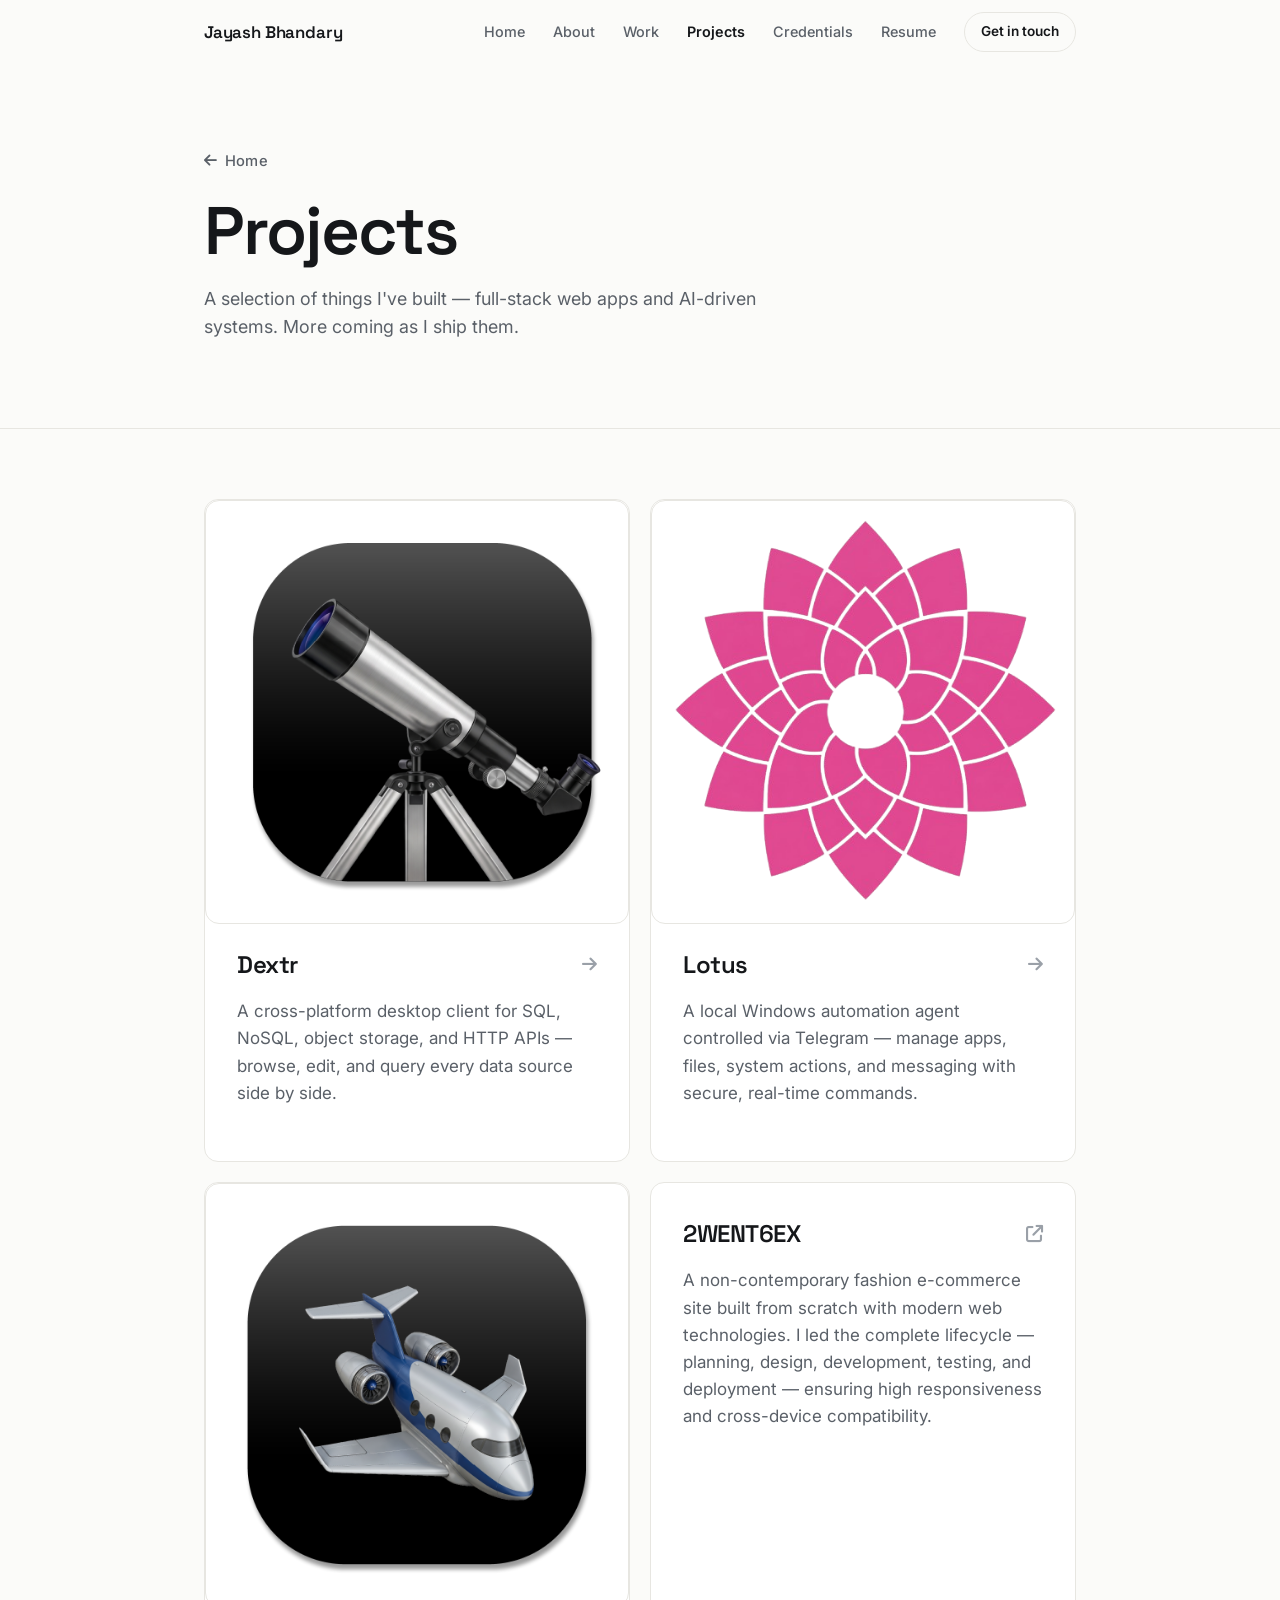
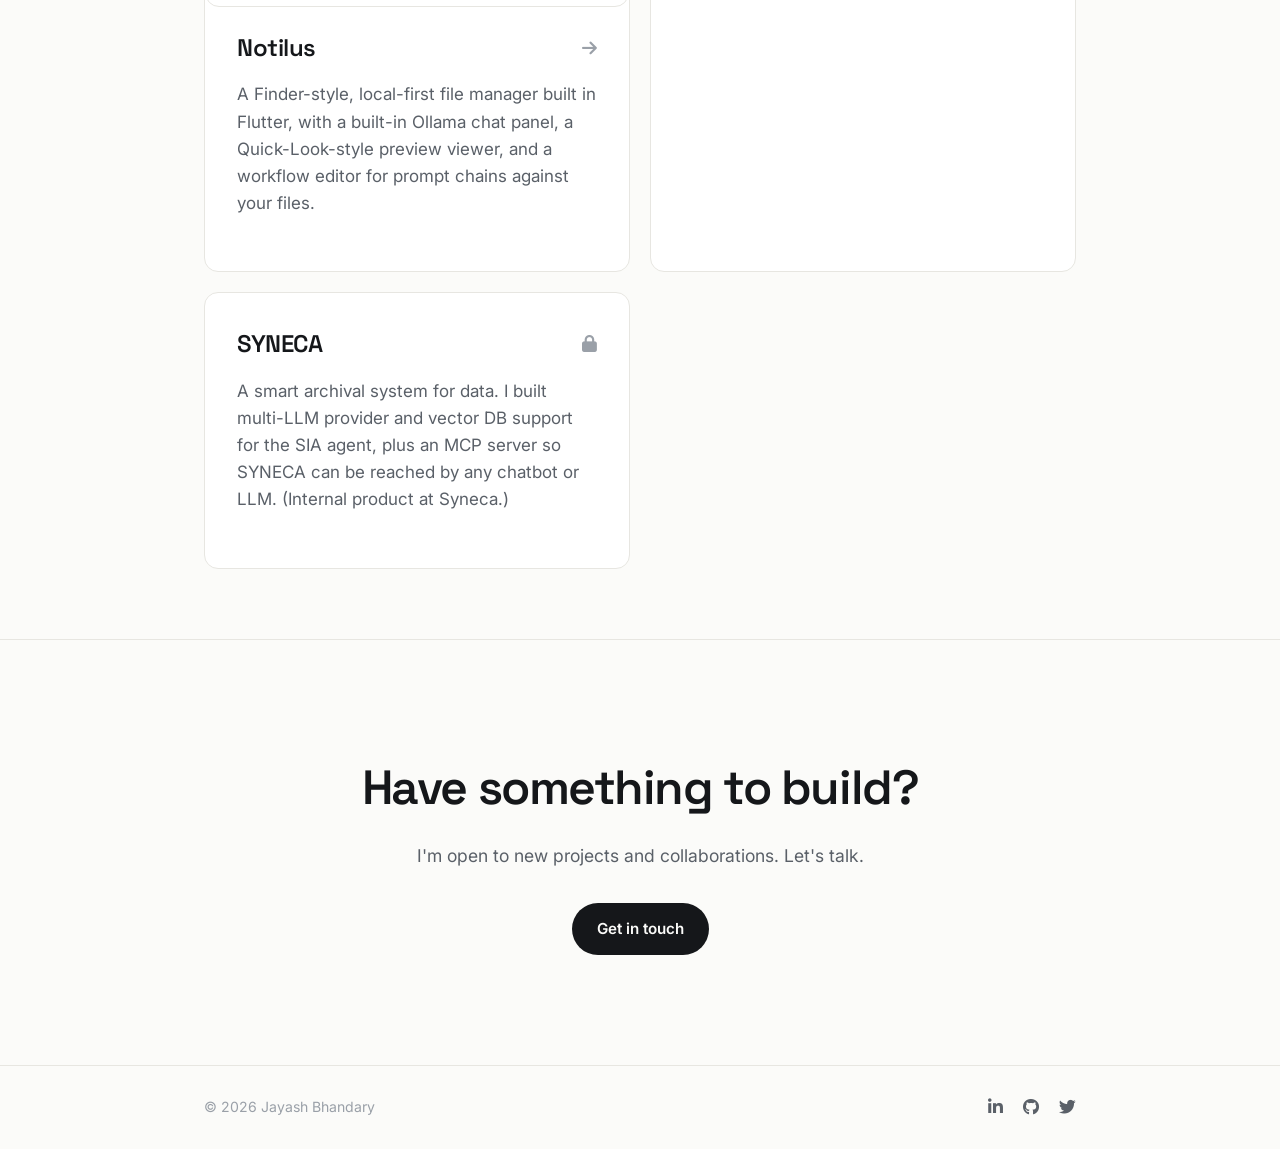
<file: pages/projects.html>
<!DOCTYPE html>
<html lang="en">
<head>
    <meta charset="UTF-8">
    <meta name="viewport" content="width=device-width, initial-scale=1.0">
    <meta http-equiv="X-UA-Compatible" content="IE=edge">

    <title>Projects — Jayash Bhandary | Full-Stack & AI Engineer</title>

    <!-- Primary SEO -->
    <meta name="description" content="Projects by Jayash Bhandary — full-stack web applications and AI-driven systems, including the 2WENT6EX fashion e-commerce site and the SYNECA smart archival system.">
    <meta name="keywords" content="Jayash Bhandary projects, portfolio, 2WENT6EX, SYNECA, full-stack, e-commerce, AI, RAG, MCP, React, Next.js, FastAPI">
    <meta name="author" content="Jayash Bhandary">
    <meta name="robots" content="index, follow, max-image-preview:large, max-snippet:-1">
    <meta name="theme-color" content="#ffffff">
    <meta name="color-scheme" content="light">
    <meta name="format-detection" content="telephone=no">

    <link rel="canonical" href="https://jayashbhandary.github.io/pages/projects.html">

    <!-- Open Graph -->
    <meta property="og:type" content="website">
    <meta property="og:url" content="https://jayashbhandary.github.io/pages/projects.html">
    <meta property="og:site_name" content="Jayash Bhandary">
    <meta property="og:title" content="Projects — Jayash Bhandary">
    <meta property="og:description" content="Full-stack web applications and AI-driven systems built by Jayash Bhandary.">
    <meta property="og:image" content="https://raw.githubusercontent.com/JayashBhandary/jayashbhandary.github.io/master/image.jpeg">
    <meta property="og:locale" content="en_US">

    <!-- Twitter -->
    <meta name="twitter:card" content="summary_large_image">
    <meta name="twitter:title" content="Projects — Jayash Bhandary">
    <meta name="twitter:description" content="Full-stack web applications and AI-driven systems built by Jayash Bhandary.">
    <meta name="twitter:image" content="https://raw.githubusercontent.com/JayashBhandary/jayashbhandary.github.io/master/image.jpeg">
    <meta name="twitter:site" content="@JayashBhandary">

    <link rel="icon" type="image/x-icon" href="../favicon.ico">
    <link rel="apple-touch-icon" href="../favicon.ico">

    <!-- Structured Data: Breadcrumb -->
    <script type="application/ld+json">
    {
        "@context": "https://schema.org",
        "@type": "BreadcrumbList",
        "itemListElement": [
            { "@type": "ListItem", "position": 1, "name": "Home", "item": "https://jayashbhandary.github.io/" },
            { "@type": "ListItem", "position": 2, "name": "Projects", "item": "https://jayashbhandary.github.io/projects.html" }
        ]
    }
    </script>

    <link rel="stylesheet" href="../style.css">
    <link rel="preconnect" href="https://fonts.googleapis.com">
    <link rel="preconnect" href="https://fonts.gstatic.com" crossorigin>
    <link href="https://fonts.googleapis.com/css2?family=Inter:wght@300;400;500;600;700&family=Space+Grotesk:wght@500;600;700&display=swap" rel="stylesheet">
    <link rel="stylesheet" href="https://cdnjs.cloudflare.com/ajax/libs/font-awesome/6.5.1/css/all.min.css" xintegrity="sha512-DTOQO9RWCH3ppGqcWaEA1BIZOC6xxalwEsw9c2QQeAIftl+Vegovlnee1c9QX4TctnWMn13TZye+giMm8e2LwA==" crossorigin="anonymous" referrerpolicy="no-referrer" />
</head>
<body>
    <div data-component="nav"></div>

    <main>
        <header class="hero page-hero">
            <div class="container">
                <p class="hero-eyebrow"><a href="../index.html" class="breadcrumb"><i class="fas fa-arrow-left"></i> Home</a></p>
                <h1 class="hero-title">Projects</h1>
                <p class="hero-subtitle">A selection of things I've built — full-stack web apps and AI-driven systems. More coming as I ship them.</p>
            </div>
        </header>

        <section class="section">
            <div class="container">
                <div class="projects-grid">
                    <!-- generated:projects:start — cards below are written from projects.json by build-projects.js; do not edit by hand -->
                    <a href="../projects/dextr.html" class="project-card">
                        <figure class="media-figure" style="margin: -32px -32px 22px;"><img src="../assets/img/dextr.png" alt="Dextr" loading="lazy"></figure>
                        <div class="project-top">
                            <h3>Dextr</h3>
                            <span class="project-arrow"><i class="fas fa-arrow-right"></i></span>
                        </div>
                        <p class="project-desc">A cross-platform desktop client for SQL, NoSQL, object storage, and HTTP APIs — browse, edit, and query every data source side by side.</p>
                        <ul class="tag-list"><li>SQLite</li><li>PostgreSQL</li><li>MongoDB</li><li>S3</li></ul>
                    </a>

                    <a href="../projects/lotus.html" class="project-card">
                        <figure class="media-figure" style="margin: -32px -32px 22px;"><img src="../assets/img/lotus.png" alt="Lotus" loading="lazy"></figure>
                        <div class="project-top">
                            <h3>Lotus</h3>
                            <span class="project-arrow"><i class="fas fa-arrow-right"></i></span>
                        </div>
                        <p class="project-desc">A local Windows automation agent controlled via Telegram — manage apps, files, system actions, and messaging with secure, real-time commands.</p>
                        <ul class="tag-list"><li>Ollama</li><li>LLM</li><li>MCP</li><li>Telegram</li></ul>
                    </a>

                    <a href="../projects/notilus.html" class="project-card">
                        <figure class="media-figure" style="margin: -32px -32px 22px;"><img src="../assets/img/notilus.png" alt="Notilus" loading="lazy"></figure>
                        <div class="project-top">
                            <h3>Notilus</h3>
                            <span class="project-arrow"><i class="fas fa-arrow-right"></i></span>
                        </div>
                        <p class="project-desc">A Finder-style, local-first file manager built in Flutter, with a built-in Ollama chat panel, a Quick-Look-style preview viewer, and a workflow editor for prompt chains against your files.</p>
                        <ul class="tag-list"><li>Flutter</li><li>Dart</li><li>Ollama</li><li>Local-first</li></ul>
                    </a>
                    <!-- generated:projects:end -->
                    <a href="https://www.2went6ex.com" target="_blank" rel="noopener" class="project-card">
                        <!-- MEDIA SLOT: cover image → /assets/img
                        <figure class="media-figure" style="margin: -32px -32px 22px;">
                            <img src="../assets/img/2went6ex-cover.jpg" alt="2WENT6EX website" loading="lazy" width="1200" height="630">
                        </figure>
                        -->
                        <div class="project-top">
                            <h3>2WENT6EX</h3>
                            <span class="project-arrow"><i class="fas fa-arrow-up-right-from-square"></i></span>
                        </div>
                        <p class="project-desc">A non-contemporary fashion e-commerce site built from scratch with modern web technologies. I led the complete lifecycle — planning, design, development, testing, and deployment — ensuring high responsiveness and cross-device compatibility.</p>
                        <ul class="tag-list">
                            <li>Full-Stack</li>
                            <li>E-commerce</li>
                            <li>UI/UX</li>
                            <li>Responsive</li>
                        </ul>
                    </a>

                    <div class="project-card">
                        <div class="project-top">
                            <h3>SYNECA</h3>
                            <span class="project-arrow"><i class="fas fa-lock"></i></span>
                        </div>
                        <p class="project-desc">A smart archival system for data. I built multi-LLM provider and vector DB support for the SIA agent, plus an MCP server so SYNECA can be reached by any chatbot or LLM. (Internal product at Syneca.)</p>
                        <ul class="tag-list">
                            <li>AI</li>
                            <li>RAG</li>
                            <li>MCP</li>
                            <li>FastAPI</li>
                        </ul>
                    </div>
                </div>
            </div>
        </section>

        <section class="section contact">
            <div class="container">
                <h2 class="contact-title">Have something to build?</h2>
                <p class="contact-text">I'm open to new projects and collaborations. Let's talk.</p>
                <a href="mailto:findjayash@gmail.com" class="btn btn-primary">Get in touch</a>
            </div>
        </section>
    </main>

    <div data-component="footer"></div>

    <script src="../components.js"></script>
    <script src="../script.js"></script>
</body>
</html>
</file>
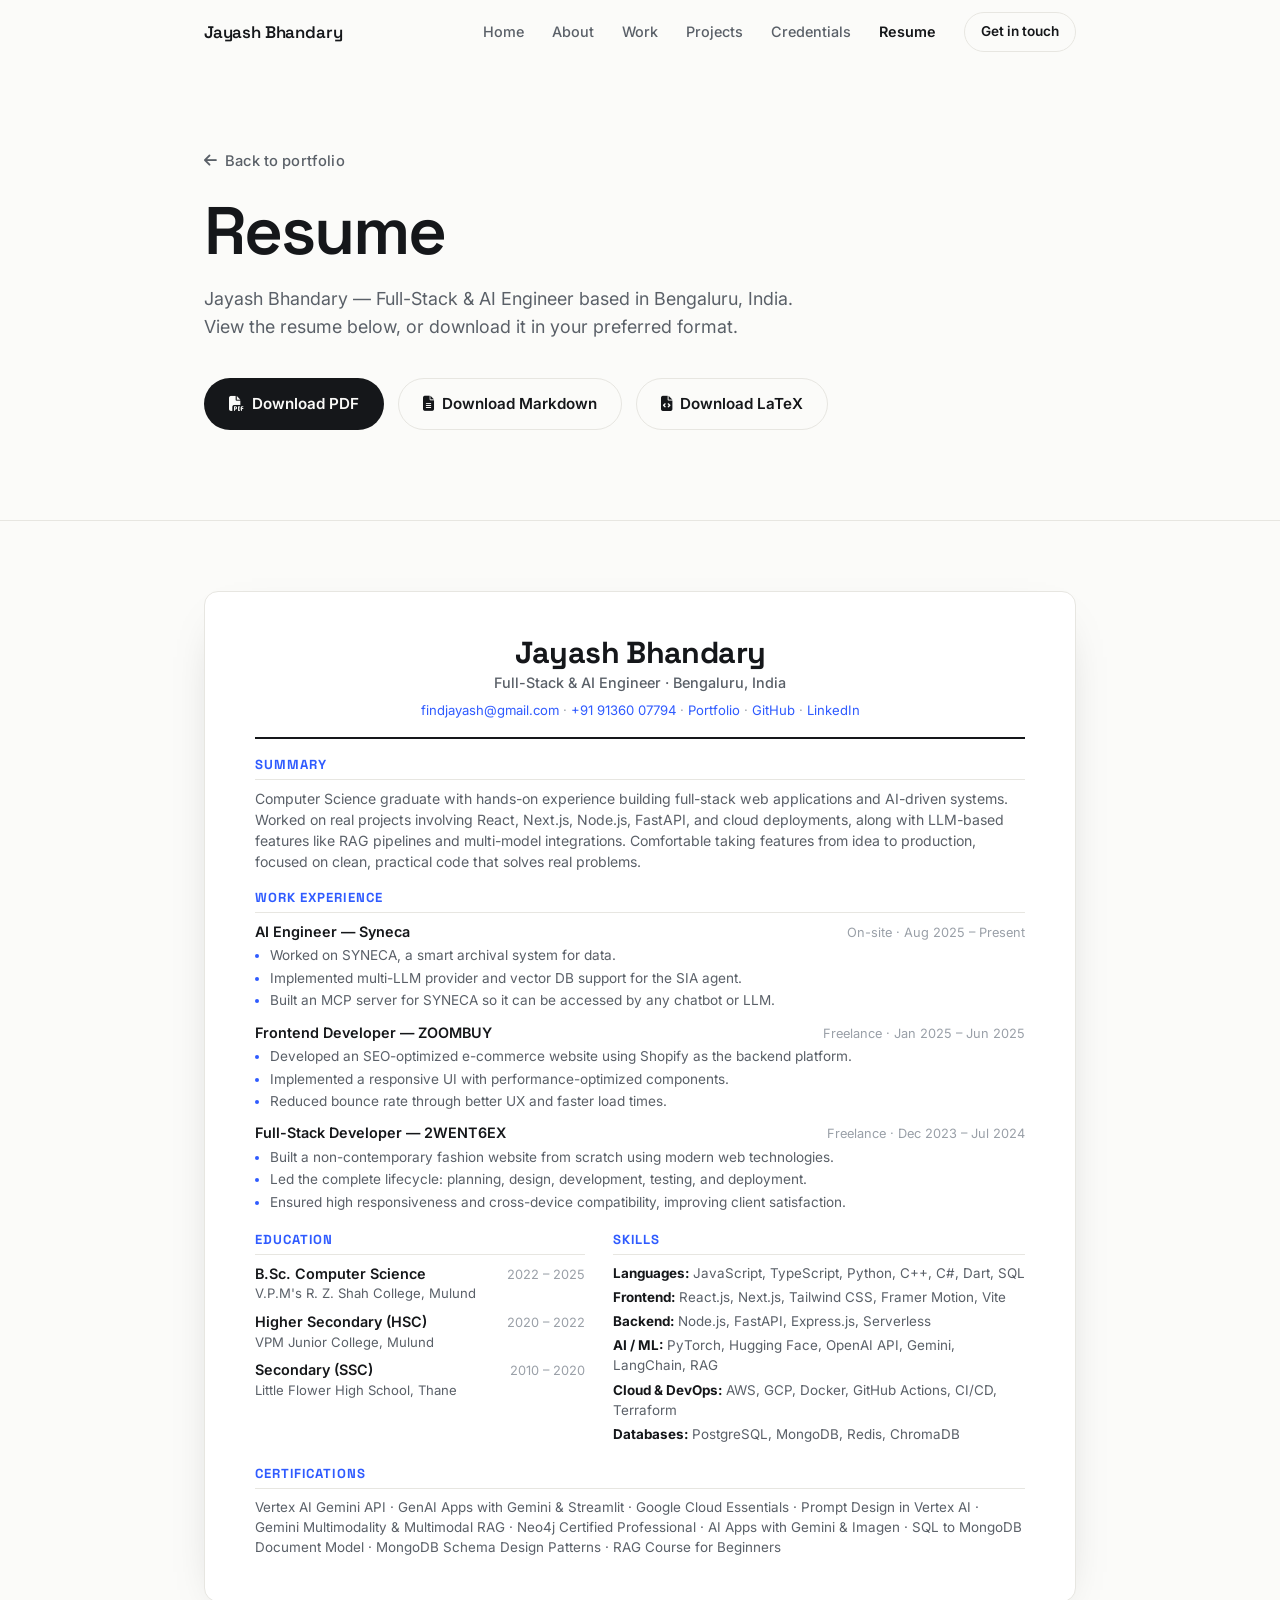
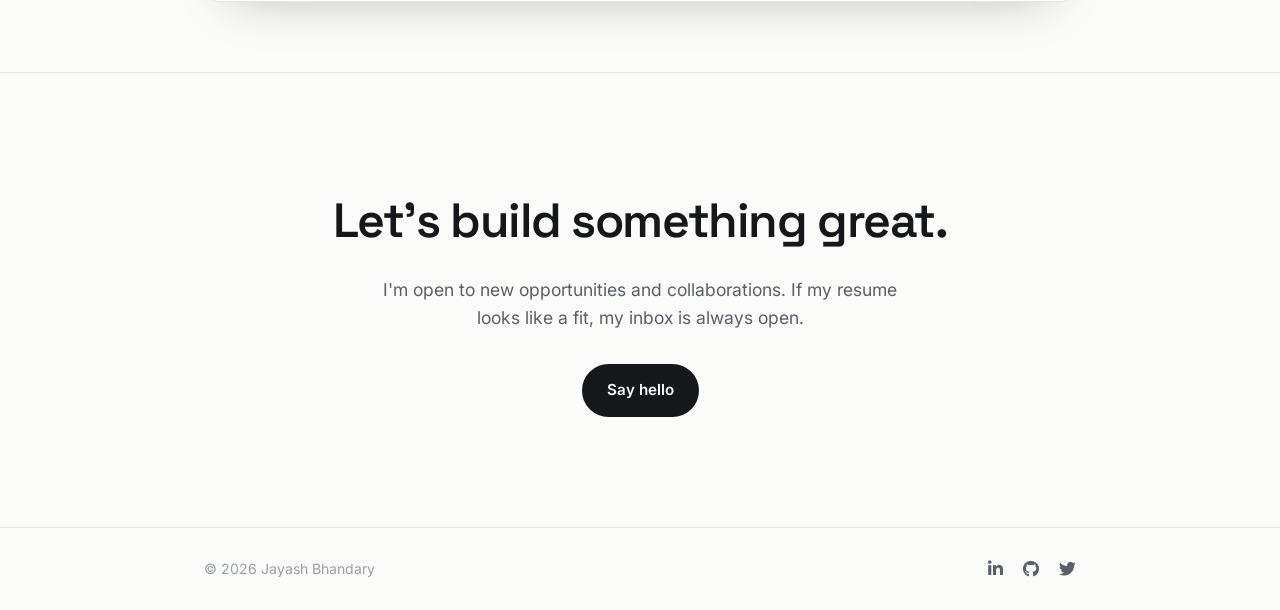
<file: pages/resume.html>
<!DOCTYPE html>
<html lang="en">
<head>
    <meta charset="UTF-8">
    <meta name="viewport" content="width=device-width, initial-scale=1.0">
    <meta http-equiv="X-UA-Compatible" content="IE=edge">

    <title>Resume — Jayash Bhandary | Full-Stack & AI Engineer</title>

    <!-- Primary SEO -->
    <meta name="description" content="Resume of Jayash Bhandary — Full-Stack & AI Engineer in Bengaluru, India. Experience at Syneca, ZOOMBUY and 2WENT6EX building React/Next.js apps, FastAPI backends, RAG pipelines and multi-LLM systems. Download as PDF, Markdown or LaTeX.">
    <meta name="keywords" content="Jayash Bhandary resume, Jayash Bhandary CV, Full-Stack Engineer resume, AI Engineer resume, React, Next.js, Node.js, FastAPI, Python, RAG, LLM, LangChain, MCP server, Bengaluru, India, hire">
    <meta name="author" content="Jayash Bhandary">
    <meta name="robots" content="index, follow, max-image-preview:large, max-snippet:-1">
    <meta name="googlebot" content="index, follow">
    <meta name="language" content="English">
    <meta name="theme-color" content="#ffffff">
    <meta name="color-scheme" content="light">
    <meta name="format-detection" content="telephone=no">

    <!-- Geo -->
    <meta name="geo.region" content="IN-KA">
    <meta name="geo.placename" content="Bengaluru">
    <meta name="geo.position" content="12.9716;77.5946">
    <meta name="ICBM" content="12.9716, 77.5946">

    <!-- Canonical -->
    <link rel="canonical" href="https://jayashbhandary.github.io/pages/resume.html">

    <!-- Open Graph / Facebook -->
    <meta property="og:type" content="profile">
    <meta property="og:url" content="https://jayashbhandary.github.io/pages/resume.html">
    <meta property="og:site_name" content="Jayash Bhandary">
    <meta property="og:title" content="Resume — Jayash Bhandary | Full-Stack & AI Engineer">
    <meta property="og:description" content="Full-Stack & AI Engineer in Bengaluru — React, Next.js, FastAPI, RAG pipelines and multi-LLM systems. View or download the resume as PDF, Markdown or LaTeX.">
    <meta property="og:image" content="https://raw.githubusercontent.com/JayashBhandary/jayashbhandary.github.io/master/image.jpeg">
    <meta property="og:image:alt" content="Jayash Bhandary — Full-Stack & AI Engineer">
    <meta property="og:locale" content="en_US">
    <meta property="profile:first_name" content="Jayash">
    <meta property="profile:last_name" content="Bhandary">

    <!-- Twitter -->
    <meta name="twitter:card" content="summary_large_image">
    <meta name="twitter:url" content="https://jayashbhandary.github.io/pages/resume.html">
    <meta name="twitter:title" content="Resume — Jayash Bhandary | Full-Stack & AI Engineer">
    <meta name="twitter:description" content="Full-Stack & AI Engineer in Bengaluru — React, Next.js, FastAPI, RAG pipelines and multi-LLM systems. View or download as PDF, Markdown or LaTeX.">
    <meta name="twitter:image" content="https://raw.githubusercontent.com/JayashBhandary/jayashbhandary.github.io/master/image.jpeg">
    <meta name="twitter:site" content="@JayashBhandary">
    <meta name="twitter:creator" content="@JayashBhandary">

    <!-- Favicon -->
    <link rel="icon" type="image/x-icon" href="../favicon.ico">
    <link rel="apple-touch-icon" href="../favicon.ico">

    <!-- Structured Data: Person (resume detail) -->
    <script type="application/ld+json">
    {
        "@context": "https://schema.org",
        "@type": "Person",
        "name": "Jayash Bhandary",
        "url": "https://jayashbhandary.github.io/",
        "image": "https://raw.githubusercontent.com/JayashBhandary/jayashbhandary.github.io/master/image.jpeg",
        "jobTitle": "Full-Stack & AI Engineer",
        "description": "Computer Science graduate building full-stack web applications and AI-driven systems with React, Next.js, FastAPI, and LLM-based RAG pipelines.",
        "email": "mailto:findjayash@gmail.com",
        "telephone": "+91-9136007794",
        "address": {
            "@type": "PostalAddress",
            "addressLocality": "Bengaluru",
            "addressRegion": "Karnataka",
            "addressCountry": "IN"
        },
        "alumniOf": [
            { "@type": "CollegeOrUniversity", "name": "V.P.M's R. Z. Shah College" },
            { "@type": "EducationalOrganization", "name": "VPM Junior College" },
            { "@type": "EducationalOrganization", "name": "Little Flower High School" }
        ],
        "hasOccupation": [
            {
                "@type": "Occupation",
                "name": "AI Engineer",
                "occupationLocation": { "@type": "Place", "name": "Syneca" }
            },
            {
                "@type": "Occupation",
                "name": "Frontend Developer",
                "occupationLocation": { "@type": "Place", "name": "ZOOMBUY" }
            },
            {
                "@type": "Occupation",
                "name": "Full-Stack Developer",
                "occupationLocation": { "@type": "Place", "name": "2WENT6EX" }
            }
        ],
        "knowsAbout": [
            "Full-Stack Development", "Artificial Intelligence", "React.js", "Next.js",
            "Node.js", "FastAPI", "Python", "TypeScript", "Retrieval-Augmented Generation",
            "Large Language Models", "LangChain", "PyTorch", "Hugging Face",
            "AWS", "GCP", "Docker", "PostgreSQL", "MongoDB", "Cloud Deployment", "MCP"
        ],
        "sameAs": [
            "https://github.com/JayashBhandary",
            "https://www.linkedin.com/in/jayashbhandary",
            "https://x.com/JayashBhandary"
        ]
    }
    </script>

    <!-- Structured Data: Breadcrumb -->
    <script type="application/ld+json">
    {
        "@context": "https://schema.org",
        "@type": "BreadcrumbList",
        "itemListElement": [
            { "@type": "ListItem", "position": 1, "name": "Home", "item": "https://jayashbhandary.github.io/" },
            { "@type": "ListItem", "position": 2, "name": "Resume", "item": "https://jayashbhandary.github.io/resume.html" }
        ]
    }
    </script>

    <!-- Stylesheets -->
    <link rel="stylesheet" href="../style.css">
    <link rel="preconnect" href="https://fonts.googleapis.com">
    <link rel="preconnect" href="https://fonts.gstatic.com" crossorigin>
    <link href="https://fonts.googleapis.com/css2?family=Inter:wght@300;400;500;600;700&family=Space+Grotesk:wght@500;600;700&display=swap" rel="stylesheet">
    <link rel="stylesheet" href="https://cdnjs.cloudflare.com/ajax/libs/font-awesome/6.5.1/css/all.min.css" xintegrity="sha512-DTOQO9RWCH3ppGqcWaEA1BIZOC6xxalwEsw9c2QQeAIftl+Vegovlnee1c9QX4TctnWMn13TZye+giMm8e2LwA==" crossorigin="anonymous" referrerpolicy="no-referrer" />
</head>
<body>
    <div data-component="nav"></div>

    <main>
        <!-- HERO -->
        <header class="hero resume-hero">
            <div class="container">
                <p class="hero-eyebrow"><a href="../index.html" class="back-link"><i class="fas fa-arrow-left"></i> Back to portfolio</a></p>
                <h1 class="hero-title">Resume</h1>
                <p class="hero-subtitle">Jayash Bhandary — Full-Stack &amp; AI Engineer based in Bengaluru, India. View the resume below, or download it in your preferred format.</p>
                <div class="hero-actions">
                    <a href="../resume.pdf" class="btn btn-primary js-download" download="Jayash-Bhandary-Resume.pdf"><i class="fas fa-file-pdf"></i> Download PDF</a>
                    <a href="../resume.md" class="btn btn-ghost js-download" download="Jayash-Bhandary-Resume.md"><i class="fas fa-file-lines"></i> Download Markdown</a>
                    <a href="../resume.tex" class="btn btn-ghost js-download" download="Jayash-Bhandary-Resume.tex"><i class="fas fa-file-code"></i> Download LaTeX</a>
                </div>
            </div>
        </header>

        <!-- RESUME VIEWER (one-page rendered sheet) -->
        <section class="section resume-viewer-section">
            <div class="container">
                <article class="resume-sheet">
                    <header class="rs-head">
                        <h2 class="rs-name">Jayash Bhandary</h2>
                        <p class="rs-role">Full-Stack &amp; AI Engineer · Bengaluru, India</p>
                        <p class="rs-contact">
                            <a href="mailto:findjayash@gmail.com">findjayash@gmail.com</a> ·
                            <a href="tel:+919136007794">+91 91360 07794</a> ·
                            <a href="https://jayashbhandary.github.io" target="_blank" rel="noopener">Portfolio</a> ·
                            <a href="https://github.com/JayashBhandary" target="_blank" rel="noopener">GitHub</a> ·
                            <a href="https://www.linkedin.com/in/jayashbhandary" target="_blank" rel="noopener">LinkedIn</a>
                        </p>
                    </header>

                    <section class="rs-block">
                        <h3 class="rs-heading">Summary</h3>
                        <p class="rs-summary">Computer Science graduate with hands-on experience building full-stack web applications and AI-driven systems. Worked on real projects involving React, Next.js, Node.js, FastAPI, and cloud deployments, along with LLM-based features like RAG pipelines and multi-model integrations. Comfortable taking features from idea to production, focused on clean, practical code that solves real problems.</p>
                    </section>

                    <section class="rs-block">
                        <h3 class="rs-heading">Work Experience</h3>
                        <div class="rs-entry">
                            <div class="rs-entry-top"><span class="rs-title">AI Engineer — Syneca</span><span class="rs-meta">On-site · Aug 2025 – Present</span></div>
                            <ul class="rs-bullets">
                                <li>Worked on SYNECA, a smart archival system for data.</li>
                                <li>Implemented multi-LLM provider and vector DB support for the SIA agent.</li>
                                <li>Built an MCP server for SYNECA so it can be accessed by any chatbot or LLM.</li>
                            </ul>
                        </div>
                        <div class="rs-entry">
                            <div class="rs-entry-top"><span class="rs-title">Frontend Developer — ZOOMBUY</span><span class="rs-meta">Freelance · Jan 2025 – Jun 2025</span></div>
                            <ul class="rs-bullets">
                                <li>Developed an SEO-optimized e-commerce website using Shopify as the backend platform.</li>
                                <li>Implemented a responsive UI with performance-optimized components.</li>
                                <li>Reduced bounce rate through better UX and faster load times.</li>
                            </ul>
                        </div>
                        <div class="rs-entry">
                            <div class="rs-entry-top"><span class="rs-title">Full-Stack Developer — 2WENT6EX</span><span class="rs-meta">Freelance · Dec 2023 – Jul 2024</span></div>
                            <ul class="rs-bullets">
                                <li>Built a non-contemporary fashion website from scratch using modern web technologies.</li>
                                <li>Led the complete lifecycle: planning, design, development, testing, and deployment.</li>
                                <li>Ensured high responsiveness and cross-device compatibility, improving client satisfaction.</li>
                            </ul>
                        </div>
                    </section>

                    <div class="rs-cols">
                        <section class="rs-block">
                            <h3 class="rs-heading">Education</h3>
                            <div class="rs-edu"><span class="rs-title">B.Sc. Computer Science</span><span class="rs-meta">2022 – 2025</span></div>
                            <p class="rs-sub">V.P.M's R. Z. Shah College, Mulund</p>
                            <div class="rs-edu"><span class="rs-title">Higher Secondary (HSC)</span><span class="rs-meta">2020 – 2022</span></div>
                            <p class="rs-sub">VPM Junior College, Mulund</p>
                            <div class="rs-edu"><span class="rs-title">Secondary (SSC)</span><span class="rs-meta">2010 – 2020</span></div>
                            <p class="rs-sub">Little Flower High School, Thane</p>
                        </section>

                        <section class="rs-block">
                            <h3 class="rs-heading">Skills</h3>
                            <p class="rs-skill"><strong>Languages:</strong> JavaScript, TypeScript, Python, C++, C#, Dart, SQL</p>
                            <p class="rs-skill"><strong>Frontend:</strong> React.js, Next.js, Tailwind CSS, Framer Motion, Vite</p>
                            <p class="rs-skill"><strong>Backend:</strong> Node.js, FastAPI, Express.js, Serverless</p>
                            <p class="rs-skill"><strong>AI / ML:</strong> PyTorch, Hugging Face, OpenAI API, Gemini, LangChain, RAG</p>
                            <p class="rs-skill"><strong>Cloud &amp; DevOps:</strong> AWS, GCP, Docker, GitHub Actions, CI/CD, Terraform</p>
                            <p class="rs-skill"><strong>Databases:</strong> PostgreSQL, MongoDB, Redis, ChromaDB</p>
                        </section>
                    </div>

                    <section class="rs-block">
                        <h3 class="rs-heading">Certifications</h3>
                        <p class="rs-certs">Vertex AI Gemini API · GenAI Apps with Gemini &amp; Streamlit · Google Cloud Essentials · Prompt Design in Vertex AI · Gemini Multimodality &amp; Multimodal RAG · Neo4j Certified Professional · AI Apps with Gemini &amp; Imagen · SQL to MongoDB Document Model · MongoDB Schema Design Patterns · RAG Course for Beginners</p>
                    </section>
                </article>
            </div>
        </section>

        <!-- CONTACT -->
        <section id="contact" class="section contact">
            <div class="container">
                <h2 class="contact-title">Let's build something great.</h2>
                <p class="contact-text">I'm open to new opportunities and collaborations. If my resume looks like a fit, my inbox is always open.</p>
                <a href="mailto:findjayash@gmail.com" class="btn btn-primary">Say hello</a>
            </div>
        </section>
    </main>

    <div data-component="footer"></div>

    <script src="../components.js"></script>
    <script src="../script.js"></script>
    <script>
    // Force a true download (fetch -> blob) so files never open/preview in the browser.
    document.querySelectorAll('.js-download').forEach(link => {
        link.addEventListener('click', async (e) => {
            const url = link.getAttribute('href');
            const name = link.getAttribute('download') || url.split('/').pop();
            try {
                const res = await fetch(url);
                if (!res.ok) throw new Error(res.status);
                const blob = await res.blob();
                e.preventDefault();
                const objectUrl = URL.createObjectURL(blob);
                const a = document.createElement('a');
                a.href = objectUrl;
                a.download = name;
                document.body.appendChild(a);
                a.click();
                a.remove();
                URL.revokeObjectURL(objectUrl);
            } catch (err) {
                // Fall back to the native download attribute (no preventDefault).
            }
        });
    });
    </script>
</body>
</html>
</file>
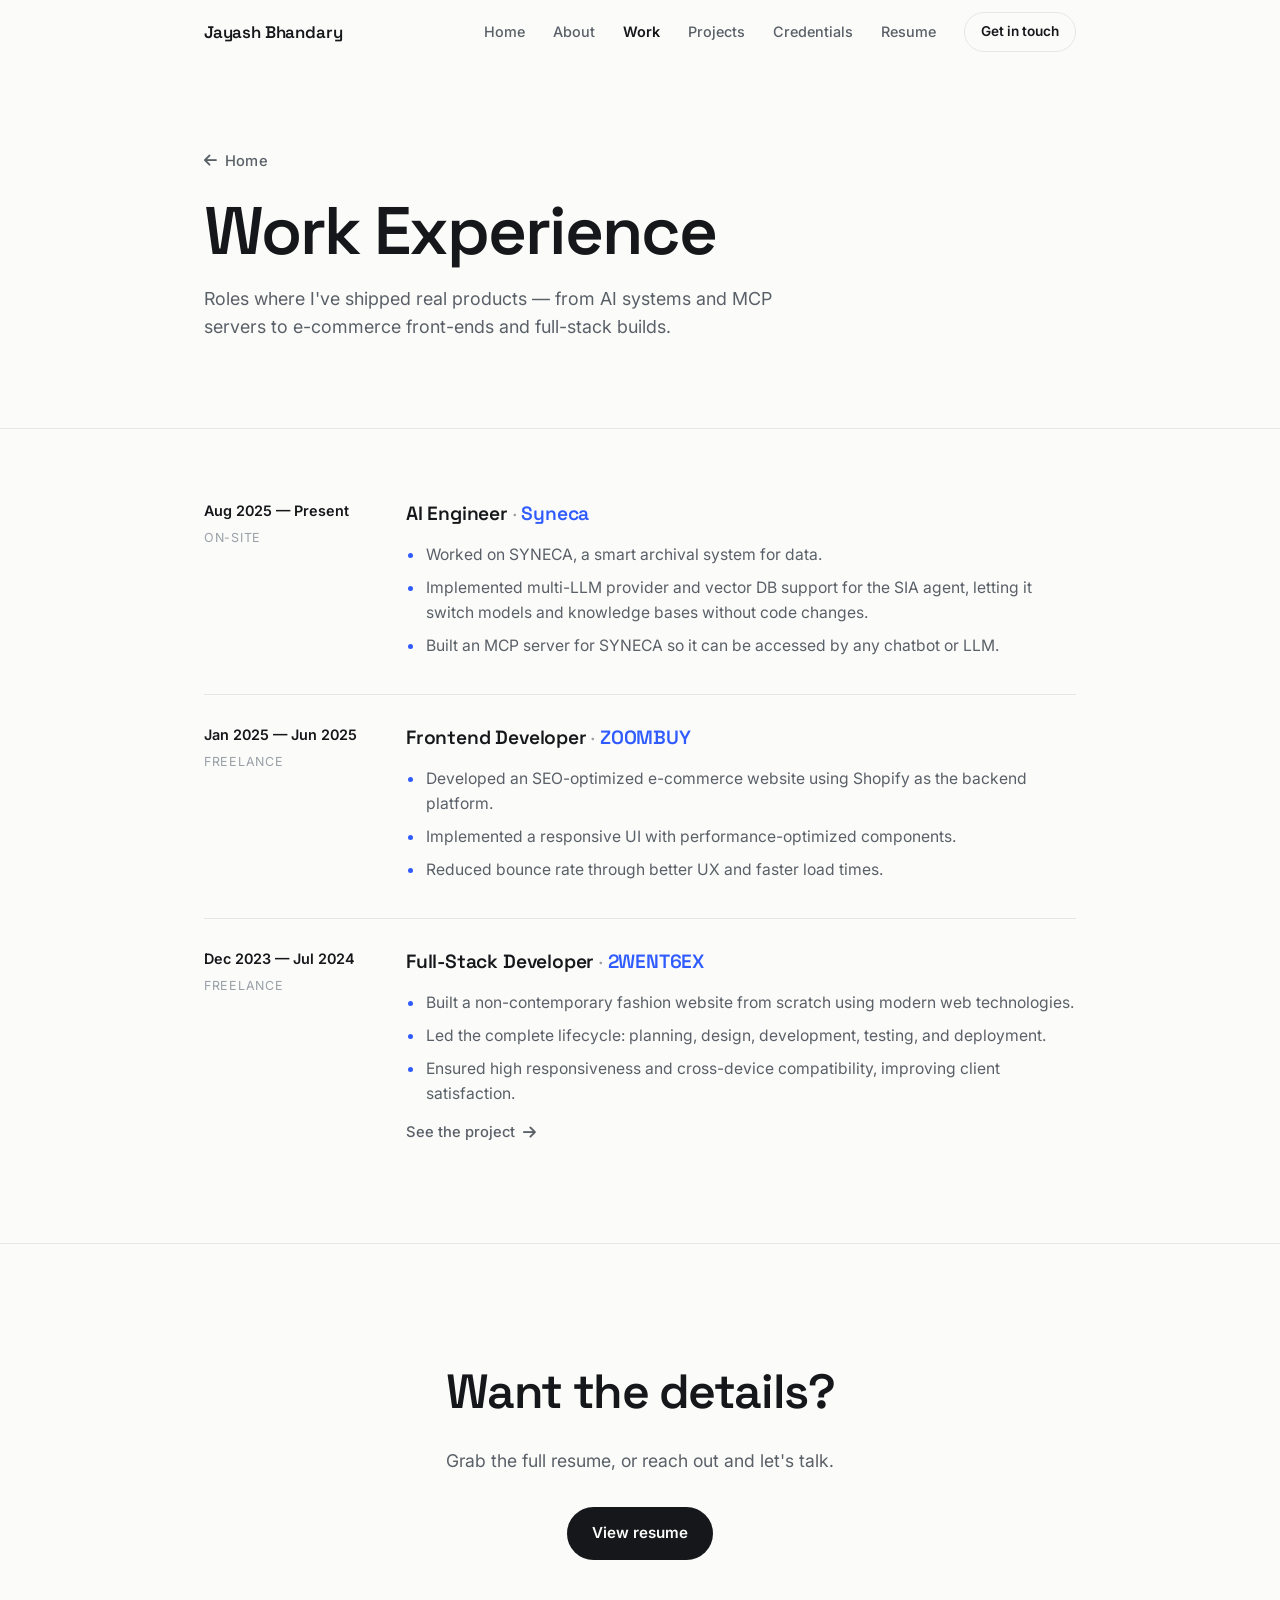
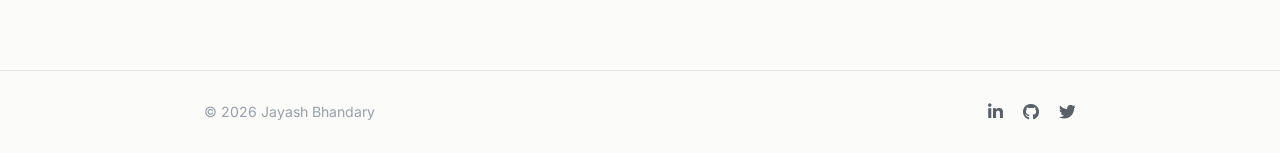
<file: pages/work.html>
<!DOCTYPE html>
<html lang="en">
<head>
    <meta charset="UTF-8">
    <meta name="viewport" content="width=device-width, initial-scale=1.0">
    <meta http-equiv="X-UA-Compatible" content="IE=edge">

    <title>Work Experience — Jayash Bhandary | Full-Stack & AI Engineer</title>

    <!-- Primary SEO -->
    <meta name="description" content="Work experience of Jayash Bhandary — AI Engineer at Syneca, Frontend Developer at ZOOMBUY, and Full-Stack Developer at 2WENT6EX. Building React/Next.js apps, FastAPI backends, RAG pipelines and multi-LLM systems.">
    <meta name="keywords" content="Jayash Bhandary experience, AI Engineer, Frontend Developer, Full-Stack Developer, Syneca, ZOOMBUY, 2WENT6EX, React, Next.js, FastAPI, RAG, MCP">
    <meta name="author" content="Jayash Bhandary">
    <meta name="robots" content="index, follow, max-image-preview:large, max-snippet:-1">
    <meta name="theme-color" content="#ffffff">
    <meta name="color-scheme" content="light">
    <meta name="format-detection" content="telephone=no">

    <link rel="canonical" href="https://jayashbhandary.github.io/pages/work.html">

    <!-- Open Graph -->
    <meta property="og:type" content="website">
    <meta property="og:url" content="https://jayashbhandary.github.io/pages/work.html">
    <meta property="og:site_name" content="Jayash Bhandary">
    <meta property="og:title" content="Work Experience — Jayash Bhandary">
    <meta property="og:description" content="AI Engineer at Syneca, Frontend Developer at ZOOMBUY, and Full-Stack Developer at 2WENT6EX.">
    <meta property="og:image" content="https://raw.githubusercontent.com/JayashBhandary/jayashbhandary.github.io/master/image.jpeg">
    <meta property="og:locale" content="en_US">

    <!-- Twitter -->
    <meta name="twitter:card" content="summary_large_image">
    <meta name="twitter:title" content="Work Experience — Jayash Bhandary">
    <meta name="twitter:description" content="AI Engineer at Syneca, Frontend Developer at ZOOMBUY, and Full-Stack Developer at 2WENT6EX.">
    <meta name="twitter:image" content="https://raw.githubusercontent.com/JayashBhandary/jayashbhandary.github.io/master/image.jpeg">
    <meta name="twitter:site" content="@JayashBhandary">

    <link rel="icon" type="image/x-icon" href="../favicon.ico">
    <link rel="apple-touch-icon" href="../favicon.ico">

    <!-- Structured Data: Breadcrumb -->
    <script type="application/ld+json">
    {
        "@context": "https://schema.org",
        "@type": "BreadcrumbList",
        "itemListElement": [
            { "@type": "ListItem", "position": 1, "name": "Home", "item": "https://jayashbhandary.github.io/" },
            { "@type": "ListItem", "position": 2, "name": "Work", "item": "https://jayashbhandary.github.io/work.html" }
        ]
    }
    </script>

    <link rel="stylesheet" href="../style.css">
    <link rel="preconnect" href="https://fonts.googleapis.com">
    <link rel="preconnect" href="https://fonts.gstatic.com" crossorigin>
    <link href="https://fonts.googleapis.com/css2?family=Inter:wght@300;400;500;600;700&family=Space+Grotesk:wght@500;600;700&display=swap" rel="stylesheet">
    <link rel="stylesheet" href="https://cdnjs.cloudflare.com/ajax/libs/font-awesome/6.5.1/css/all.min.css" xintegrity="sha512-DTOQO9RWCH3ppGqcWaEA1BIZOC6xxalwEsw9c2QQeAIftl+Vegovlnee1c9QX4TctnWMn13TZye+giMm8e2LwA==" crossorigin="anonymous" referrerpolicy="no-referrer" />
</head>
<body>
    <div data-component="nav"></div>

    <main>
        <header class="hero page-hero">
            <div class="container">
                <p class="hero-eyebrow"><a href="../index.html" class="breadcrumb"><i class="fas fa-arrow-left"></i> Home</a></p>
                <h1 class="hero-title">Work Experience</h1>
                <p class="hero-subtitle">Roles where I've shipped real products — from AI systems and MCP servers to e-commerce front-ends and full-stack builds.</p>
            </div>
        </header>

        <section class="section">
            <div class="container">
                <ol class="timeline">
                    <li class="timeline-item">
                        <div class="timeline-meta">
                            <span class="timeline-date">Aug 2025 — Present</span>
                            <span class="timeline-type">On-site</span>
                        </div>
                        <div class="timeline-body">
                            <h3>AI Engineer <span class="at">·</span> <span class="company">Syneca</span></h3>
                            <ul class="bullets">
                                <li>Worked on SYNECA, a smart archival system for data.</li>
                                <li>Implemented multi-LLM provider and vector DB support for the SIA agent, letting it switch models and knowledge bases without code changes.</li>
                                <li>Built an MCP server for SYNECA so it can be accessed by any chatbot or LLM.</li>
                            </ul>
                            <!-- MEDIA SLOT: architecture diagram / demo gif → /assets
                            <figure class="media-figure">
                                <video autoplay muted loop playsinline poster="assets/img/syneca-poster.jpg">
                                    <source src="../assets/video/syneca-demo.webm" type="video/webm">
                                    <source src="../assets/video/syneca-demo.mp4" type="video/mp4">
                                </video>
                                <figcaption>SIA agent switching providers live.</figcaption>
                            </figure>
                            -->
                        </div>
                    </li>
                    <li class="timeline-item">
                        <div class="timeline-meta">
                            <span class="timeline-date">Jan 2025 — Jun 2025</span>
                            <span class="timeline-type">Freelance</span>
                        </div>
                        <div class="timeline-body">
                            <h3>Frontend Developer <span class="at">·</span> <span class="company">ZOOMBUY</span></h3>
                            <ul class="bullets">
                                <li>Developed an SEO-optimized e-commerce website using Shopify as the backend platform.</li>
                                <li>Implemented a responsive UI with performance-optimized components.</li>
                                <li>Reduced bounce rate through better UX and faster load times.</li>
                            </ul>
                            <!-- MEDIA SLOT: store screenshots → /assets/img -->
                        </div>
                    </li>
                    <li class="timeline-item">
                        <div class="timeline-meta">
                            <span class="timeline-date">Dec 2023 — Jul 2024</span>
                            <span class="timeline-type">Freelance</span>
                        </div>
                        <div class="timeline-body">
                            <h3>Full-Stack Developer <span class="at">·</span> <span class="company">2WENT6EX</span></h3>
                            <ul class="bullets">
                                <li>Built a non-contemporary fashion website from scratch using modern web technologies.</li>
                                <li>Led the complete lifecycle: planning, design, development, testing, and deployment.</li>
                                <li>Ensured high responsiveness and cross-device compatibility, improving client satisfaction.</li>
                            </ul>
                            <p style="margin-top:12px;"><a href="projects.html" class="breadcrumb">See the project <i class="fas fa-arrow-right"></i></a></p>
                        </div>
                    </li>
                </ol>
            </div>
        </section>

        <section class="section contact">
            <div class="container">
                <h2 class="contact-title">Want the details?</h2>
                <p class="contact-text">Grab the full resume, or reach out and let's talk.</p>
                <a href="resume.html" class="btn btn-primary">View resume</a>
            </div>
        </section>
    </main>

    <div data-component="footer"></div>

    <script src="../components.js"></script>
    <script src="../script.js"></script>
</body>
</html>
</file>
<file: style.css>
:root {
    --bg: #fbfbf9;
    --surface: #ffffff;
    --text: #15171a;
    --text-soft: #5a6068;
    --text-faint: #9aa0a8;
    --border: #e7e6e1;
    --accent: #2f5bff;
    --accent-soft: #eef1ff;
    --font-sans: 'Inter', -apple-system, BlinkMacSystemFont, 'Segoe UI', Roboto, sans-serif;
    --font-display: 'Space Grotesk', var(--font-sans);
    --radius: 14px;
    --maxw: 920px;
    --ease: cubic-bezier(0.16, 1, 0.3, 1);
}

*, *::before, *::after {
    box-sizing: border-box;
    margin: 0;
    padding: 0;
}

html {
    scroll-behavior: smooth;
}

body {
    font-family: var(--font-sans);
    background: var(--bg);
    color: var(--text);
    line-height: 1.6;
    -webkit-font-smoothing: antialiased;
    -moz-osx-font-smoothing: grayscale;
    font-size: 17px;
}

a {
    color: var(--accent);
    text-decoration: none;
    transition: color 0.2s var(--ease);
}

.container {
    max-width: var(--maxw);
    margin: 0 auto;
    padding: 0 24px;
}

/* --- Navbar --- */
.navbar {
    position: fixed;
    inset: 0 0 auto 0;
    z-index: 100;
    border-bottom: 1px solid transparent;
    transition: background 0.3s var(--ease), border-color 0.3s var(--ease);
}
.navbar.scrolled {
    background: rgba(251, 251, 249, 0.82);
    backdrop-filter: blur(12px);
    -webkit-backdrop-filter: blur(12px);
    border-bottom-color: var(--border);
}
.nav-inner {
    display: flex;
    align-items: center;
    justify-content: space-between;
    height: 64px;
}
.logo {
    font-family: var(--font-display);
    font-weight: 600;
    font-size: 1.05rem;
    color: var(--text);
    letter-spacing: -0.01em;
}
.nav-links {
    display: flex;
    list-style: none;
    gap: 28px;
    margin-left: auto;
    margin-right: 28px;
}
.nav-links a {
    color: var(--text-soft);
    font-size: 0.9rem;
    font-weight: 500;
}
.nav-links a:hover { color: var(--text); }
.nav-links a.is-active { color: var(--text); font-weight: 600; }

.nav-cta {
    font-size: 0.85rem;
    font-weight: 600;
    color: var(--text);
    padding: 8px 16px;
    border: 1px solid var(--border);
    border-radius: 999px;
    transition: all 0.2s var(--ease);
}
.nav-cta:hover {
    border-color: var(--accent);
    color: var(--accent);
}
.hamburger { display: none; }

/* --- Buttons --- */
.btn {
    display: inline-flex;
    align-items: center;
    gap: 8px;
    font-size: 0.95rem;
    font-weight: 600;
    padding: 13px 24px;
    border-radius: 999px;
    transition: all 0.2s var(--ease);
    border: 1px solid transparent;
}
.btn-primary {
    background: var(--text);
    color: var(--bg);
}
.btn-primary:hover {
    background: var(--accent);
    color: #fff;
    transform: translateY(-2px);
}
.btn-ghost {
    color: var(--text);
    border-color: var(--border);
}
.btn-ghost:hover {
    border-color: var(--accent);
    color: var(--accent);
}

/* --- Hero --- */
.hero {
    padding: 180px 0 110px;
}
.hero-eyebrow {
    color: var(--accent);
    font-weight: 600;
    font-size: 0.92rem;
    letter-spacing: 0.01em;
    margin-bottom: 22px;
}
.hero-title {
    font-family: var(--font-display);
    font-weight: 600;
    font-size: clamp(2.4rem, 6.5vw, 4.2rem);
    line-height: 1.05;
    letter-spacing: -0.03em;
    color: var(--text);
    margin-bottom: 26px;
}
.hero-subtitle {
    max-width: 600px;
    font-size: 1.12rem;
    color: var(--text-soft);
    margin-bottom: 36px;
}
.hero-actions {
    display: flex;
    flex-wrap: wrap;
    gap: 14px;
    margin-bottom: 40px;
}
.hero-links {
    display: flex;
    flex-wrap: wrap;
    gap: 26px;
    list-style: none;
}
.hero-links a {
    color: var(--text-soft);
    font-size: 0.9rem;
    font-weight: 500;
    display: inline-flex;
    align-items: center;
    gap: 8px;
}
.hero-links a:hover { color: var(--accent); }

/* --- Resume page --- */
.resume-hero { padding: 150px 0 50px; }
.resume-hero .hero-title { margin-bottom: 18px; }
.back-link {
    display: inline-flex;
    align-items: center;
    gap: 8px;
    color: var(--text-soft);
    font-weight: 500;
}
.back-link:hover { color: var(--accent); }
.resume-viewer-section { padding-top: 0; border-top: none; }

/* One-page rendered resume sheet */
.resume-sheet {
    background: var(--surface);
    border: 1px solid var(--border);
    border-radius: var(--radius);
    box-shadow: 0 18px 50px -30px rgba(21, 23, 26, 0.4);
    padding: 44px 50px;
    font-size: 0.9rem;
    line-height: 1.5;
    color: var(--text-soft);
}
.rs-head {
    text-align: center;
    padding-bottom: 16px;
    margin-bottom: 6px;
    border-bottom: 2px solid var(--text);
}
.rs-name {
    font-family: var(--font-display);
    font-size: 1.9rem;
    letter-spacing: -0.02em;
    color: var(--text);
    line-height: 1.1;
}
.rs-role { color: var(--text-soft); font-weight: 500; margin-top: 2px; }
.rs-contact { font-size: 0.82rem; color: var(--text-faint); margin-top: 8px; }
.rs-contact a { color: var(--accent); }

.rs-block { margin-top: 16px; }
.rs-heading {
    font-family: var(--font-display);
    font-size: 0.82rem;
    text-transform: uppercase;
    letter-spacing: 0.08em;
    color: var(--accent);
    padding-bottom: 4px;
    margin-bottom: 8px;
    border-bottom: 1px solid var(--border);
}
.rs-summary { font-size: 0.88rem; }

.rs-entry { margin-bottom: 11px; }
.rs-entry:last-child { margin-bottom: 0; }
.rs-entry-top, .rs-edu {
    display: flex;
    justify-content: space-between;
    align-items: baseline;
    gap: 12px;
    flex-wrap: wrap;
}
.rs-title { font-weight: 600; color: var(--text); }
.rs-meta { font-size: 0.8rem; color: var(--text-faint); white-space: nowrap; }
.rs-sub { font-size: 0.82rem; margin-bottom: 7px; }
.rs-edu { margin-top: 7px; }
.rs-bullets {
    list-style: none;
    margin-top: 3px;
}
.rs-bullets li {
    position: relative;
    padding-left: 15px;
    font-size: 0.85rem;
    margin-bottom: 2px;
}
.rs-bullets li::before {
    content: '';
    position: absolute;
    left: 0;
    top: 9px;
    width: 4px;
    height: 4px;
    border-radius: 50%;
    background: var(--accent);
}

.rs-cols {
    display: grid;
    grid-template-columns: 1fr 1.25fr;
    gap: 28px;
}
.rs-skill { font-size: 0.84rem; margin-bottom: 4px; }
.rs-skill strong { color: var(--text); }
.rs-certs { font-size: 0.84rem; }

/* --- Sections --- */
.section {
    padding: 70px 0;
    border-top: 1px solid var(--border);
}
.section-head {
    display: flex;
    align-items: baseline;
    gap: 14px;
    margin-bottom: 44px;
}
.section-index {
    font-family: var(--font-display);
    font-size: 0.85rem;
    font-weight: 600;
    color: var(--accent);
}
.section-title {
    font-family: var(--font-display);
    font-weight: 600;
    font-size: clamp(1.5rem, 3.5vw, 2rem);
    letter-spacing: -0.02em;
    color: var(--text);
}
.section-more {
    margin-left: auto;
    align-self: center;
    font-size: 0.88rem;
    font-weight: 600;
    color: var(--text-soft);
    display: inline-flex;
    align-items: center;
    gap: 6px;
    transition: all 0.2s var(--ease);
}
.section-more:hover { color: var(--accent); }
.section-more:hover i { transform: translateX(3px); }
.section-more i { font-size: 0.78em; transition: transform 0.2s var(--ease); }

/* --- Detail pages (about / work / projects / credentials) --- */
.page-hero { padding: 150px 0 50px; }
.page-hero .hero-title { margin-bottom: 18px; }
.breadcrumb {
    display: inline-flex;
    align-items: center;
    gap: 8px;
    color: var(--text-soft);
    font-weight: 500;
    font-size: 0.92rem;
}
.breadcrumb:hover { color: var(--accent); }

/* Media (images / video / gifs converted to video) */
.media-figure {
    margin: 0 0 22px;
    border: 1px solid var(--border);
    border-radius: var(--radius);
    overflow: hidden;
    background: var(--surface);
}
.media-figure img,
.media-figure video {
    display: block;
    width: 100%;
    height: auto;
}
.media-figure figcaption {
    padding: 10px 16px;
    font-size: 0.85rem;
    color: var(--text-faint);
    border-top: 1px solid var(--border);
}
.media-grid {
    display: grid;
    grid-template-columns: repeat(auto-fit, minmax(260px, 1fr));
    gap: 16px;
}

/* Project grid (projects listing page) */
.projects-grid {
    display: grid;
    grid-template-columns: repeat(auto-fit, minmax(300px, 1fr));
    gap: 20px;
}

/* --- About --- */
.about-grid {
    display: grid;
    grid-template-columns: 1.6fr 1fr;
    gap: 48px;
}
.about-text p {
    color: var(--text-soft);
    margin-bottom: 16px;
}
.about-text p:first-child {
    color: var(--text);
    font-size: 1.15rem;
}
.about-facts {
    display: flex;
    flex-direction: column;
    gap: 18px;
}
.fact {
    display: flex;
    flex-direction: column;
    gap: 2px;
    padding-bottom: 16px;
    border-bottom: 1px solid var(--border);
}
.fact:last-child { border-bottom: none; }
.fact-label {
    font-size: 0.78rem;
    text-transform: uppercase;
    letter-spacing: 0.06em;
    color: var(--text-faint);
}
.fact-value {
    font-weight: 500;
    color: var(--text);
}

/* --- Timeline (experience + education) --- */
.timeline {
    list-style: none;
}
.timeline-item {
    display: grid;
    grid-template-columns: 170px 1fr;
    gap: 32px;
    padding: 28px 0;
    border-top: 1px solid var(--border);
}
.timeline-item:first-child { border-top: none; padding-top: 0; }
.timeline-meta {
    display: flex;
    flex-direction: column;
    gap: 6px;
}
.timeline-date {
    font-weight: 600;
    font-size: 0.9rem;
    color: var(--text);
}
.timeline-type {
    font-size: 0.78rem;
    text-transform: uppercase;
    letter-spacing: 0.06em;
    color: var(--text-faint);
}
.timeline-body h3 {
    font-family: var(--font-display);
    font-weight: 600;
    font-size: 1.2rem;
    color: var(--text);
    margin-bottom: 12px;
    letter-spacing: -0.01em;
}
.timeline-body h3 .at { color: var(--text-faint); font-weight: 400; }
.timeline-body h3 .company { color: var(--accent); }
.bullets {
    list-style: none;
}
.bullets li {
    position: relative;
    padding-left: 20px;
    margin-bottom: 8px;
    color: var(--text-soft);
    font-size: 0.98rem;
}
.bullets li::before {
    content: '';
    position: absolute;
    left: 2px;
    top: 11px;
    width: 5px;
    height: 5px;
    border-radius: 50%;
    background: var(--accent);
}
.edu-place {
    color: var(--text-soft);
}

/* --- Project --- */
.project-card {
    display: block;
    padding: 32px;
    background: var(--surface);
    border: 1px solid var(--border);
    border-radius: var(--radius);
    transition: all 0.3s var(--ease);
}
.project-card:hover {
    border-color: var(--accent);
    transform: translateY(-3px);
    box-shadow: 0 18px 40px -24px rgba(47, 91, 255, 0.45);
}
.project-top {
    display: flex;
    align-items: center;
    justify-content: space-between;
    margin-bottom: 14px;
}
.project-top h3 {
    font-family: var(--font-display);
    font-weight: 600;
    font-size: 1.5rem;
    color: var(--text);
    letter-spacing: -0.02em;
}
.project-arrow {
    color: var(--text-faint);
    transition: all 0.2s var(--ease);
}
.project-card:hover .project-arrow {
    color: var(--accent);
    transform: translate(2px, -2px);
}
.project-desc {
    color: var(--text-soft);
    margin-bottom: 22px;
}

/* --- Compact project cards (home) --- */
.projects-compact {
    display: grid;
    grid-template-columns: repeat(auto-fill, minmax(230px, 1fr));
    gap: 20px;
}
.project-compact {
    display: flex;
    flex-direction: column;
    background: var(--surface);
    border: 1px solid var(--border);
    border-radius: var(--radius);
    overflow: hidden;
    transition: transform 0.25s var(--ease), box-shadow 0.25s var(--ease), border-color 0.25s var(--ease);
}
.project-compact:hover {
    transform: translateY(-4px);
    border-color: var(--accent);
    box-shadow: 0 22px 48px -28px rgba(21, 23, 26, 0.45);
}
.project-compact-cover {
    margin: 0;
    aspect-ratio: 1 / 1;
    overflow: hidden;
    background: var(--bg);
    border-bottom: 1px solid var(--border);
}
.project-compact-cover img {
    display: block;
    width: 100%;
    height: 100%;
    object-fit: cover;
    transition: transform 0.4s var(--ease);
}
.project-compact:hover .project-compact-cover img { transform: scale(1.04); }
.project-compact-cover--mono {
    display: flex;
    align-items: center;
    justify-content: center;
    font-family: var(--font-display);
    font-weight: 700;
    font-size: 1.7rem;
    letter-spacing: 0.04em;
    color: #fff;
    background: linear-gradient(135deg, var(--accent) 0%, #6f86ff 100%);
    border-bottom: none;
}
.project-compact-body {
    flex: 1;
    display: flex;
    flex-direction: column;
    gap: 7px;
    padding: 16px 18px 20px;
}
.project-compact-top {
    display: flex;
    align-items: center;
    justify-content: space-between;
    gap: 10px;
}
.project-compact-top h3 {
    font-family: var(--font-display);
    font-size: 1.05rem;
    font-weight: 600;
    color: var(--text);
    line-height: 1.2;
}
.project-compact-arrow {
    flex-shrink: 0;
    color: var(--text-faint);
    font-size: 0.78rem;
    transition: color 0.2s var(--ease), transform 0.2s var(--ease);
}
.project-compact:hover .project-compact-arrow { color: var(--accent); transform: translate(2px, -2px); }
.project-compact-body p {
    color: var(--text-soft);
    font-size: 0.88rem;
    line-height: 1.55;
    display: -webkit-box;
    -webkit-line-clamp: 2;
    line-clamp: 2;
    -webkit-box-orient: vertical;
    overflow: hidden;
}
@media (max-width: 640px) {
    .projects-compact { grid-template-columns: 1fr 1fr; gap: 14px; }
    .project-compact-body { padding: 14px 14px 16px; }
    .project-compact-top h3 { font-size: 0.98rem; }
}

/* --- Tag lists --- */
.tag-list {
    list-style: none;
    display: flex;
    flex-wrap: wrap;
    gap: 8px;
}
.tag-list li {
    font-size: 0.82rem;
    font-weight: 500;
    color: var(--text-soft);
    background: var(--bg);
    border: 1px solid var(--border);
    padding: 5px 12px;
    border-radius: 999px;
}
.project-card .tag-list { display: none; }
.project-card .tag-list li {
    background: var(--accent-soft);
    border-color: transparent;
    color: var(--accent);
    font-size: 0.66rem;
    padding: 2px 8px;
}

/* --- Skills --- */
.skills-grid {
    display: grid;
    grid-template-columns: repeat(auto-fit, minmax(220px, 1fr));
    gap: 16px;
}
.skill-group {
    padding: 22px;
    background: var(--surface);
    border: 1px solid var(--border);
    border-radius: var(--radius);
    transition: border-color 0.2s var(--ease);
}
.skill-group:hover { border-color: var(--accent); }
.skill-group h4 {
    font-family: var(--font-display);
    font-weight: 600;
    font-size: 0.78rem;
    text-transform: uppercase;
    letter-spacing: 0.07em;
    color: var(--text-faint);
    margin-bottom: 14px;
}

/* --- Certifications --- */
.cert-list {
    list-style: none;
    display: grid;
    grid-template-columns: repeat(2, 1fr);
    gap: 0 40px;
}
.cert-list li {
    display: flex;
    align-items: flex-start;
    gap: 14px;
    padding: 16px 0;
    border-top: 1px solid var(--border);
    color: var(--text);
    font-size: 0.98rem;
}
.cert-list li i {
    color: var(--text);
    margin-top: 4px;
    width: 18px;
    text-align: center;
    flex-shrink: 0;
}

/* --- Contact --- */
.contact {
    text-align: center;
    padding: 110px 0;
}
.contact-title {
    font-family: var(--font-display);
    font-weight: 600;
    font-size: clamp(2rem, 5vw, 3rem);
    letter-spacing: -0.03em;
    color: var(--text);
    margin-bottom: 16px;
}
.contact-text {
    max-width: 540px;
    margin: 0 auto 32px;
    color: var(--text-soft);
    font-size: 1.1rem;
}

/* --- Footer --- */
.footer {
    border-top: 1px solid var(--border);
    padding: 28px 0;
}
.footer-inner {
    display: flex;
    align-items: center;
    justify-content: space-between;
}
.footer-text {
    font-size: 0.88rem;
    color: var(--text-faint);
}
.social-links {
    display: flex;
    gap: 20px;
}
.social-links a {
    color: var(--text-soft);
    font-size: 1.05rem;
    transition: all 0.2s var(--ease);
}
.social-links a:hover {
    color: var(--accent);
    transform: translateY(-2px);
}

/* --- Scroll reveal --- */
[data-reveal] {
    opacity: 0;
    transform: translateY(24px);
    transition: opacity 0.7s var(--ease), transform 0.7s var(--ease);
}
[data-reveal].is-visible {
    opacity: 1;
    transform: translateY(0);
}

/* --- Responsive --- */
@media (max-width: 760px) {
    body { font-size: 16px; }
    .nav-links {
        position: fixed;
        inset: 64px 0 auto 0;
        flex-direction: column;
        gap: 0;
        margin: 0;
        background: var(--surface);
        border-bottom: 1px solid var(--border);
        padding: 8px 24px 20px;
        transform: translateY(-130%);
        transition: transform 0.35s var(--ease);
        z-index: 90;
    }
    .nav-links.active { transform: translateY(0); }
    .nav-links li { width: 100%; }
    .nav-links a {
        display: block;
        padding: 14px 0;
        border-bottom: 1px solid var(--border);
        font-size: 1rem;
    }
    .nav-links li:last-child a { border-bottom: none; }
    .nav-cta { display: none; }
    .hamburger {
        display: flex;
        flex-direction: column;
        gap: 5px;
        background: none;
        border: none;
        cursor: pointer;
        padding: 4px;
        z-index: 101;
    }
    .hamburger span {
        width: 24px;
        height: 2px;
        background: var(--text);
        border-radius: 2px;
        transition: all 0.3s var(--ease);
    }
    .hamburger.active span:nth-child(1) { transform: translateY(7px) rotate(45deg); }
    .hamburger.active span:nth-child(2) { opacity: 0; }
    .hamburger.active span:nth-child(3) { transform: translateY(-7px) rotate(-45deg); }

    .hero { padding: 130px 0 70px; }
    .about-grid { grid-template-columns: 1fr; gap: 32px; }
    .timeline-item { grid-template-columns: 1fr; gap: 12px; padding: 24px 0; }
    .timeline-meta { flex-direction: row; gap: 12px; align-items: baseline; }
    .cert-list { grid-template-columns: 1fr; }

    .resume-sheet { padding: 28px 22px; }
    .rs-cols { grid-template-columns: 1fr; gap: 16px; }
    .rs-meta { white-space: normal; }
}

/* ---- Generated project pages (build-projects.js) ---- */
.project-meta {
    margin-top: 14px;
    color: var(--text-faint);
    font-size: 0.92rem;
    display: flex;
    flex-wrap: wrap;
    gap: 4px 0;
}
.project-meta i { color: var(--text-soft); margin-right: 4px; }

.project-prose {
    max-width: 720px;
    color: var(--text);
    font-size: 1.05rem;
    line-height: 1.75;
}
.project-prose > * + * { margin-top: 1.1em; }
.project-prose h2 {
    font-family: var(--font-display);
    font-size: 1.6rem;
    margin-top: 1.8em;
    line-height: 1.25;
}
.project-prose h3 {
    font-family: var(--font-display);
    font-size: 1.25rem;
    margin-top: 1.6em;
}
.project-prose h4 { font-size: 1.05rem; margin-top: 1.4em; }
.project-prose a { color: var(--accent); text-decoration: none; border-bottom: 1px solid var(--accent-soft); }
.project-prose a:hover { border-bottom-color: var(--accent); }
.project-prose ul,
.project-prose ol { padding-left: 1.4em; }
.project-prose li + li { margin-top: 0.4em; }
.project-prose img { max-width: 100%; height: auto; border-radius: var(--radius); }
.project-prose code {
    background: var(--accent-soft);
    color: var(--text);
    padding: 0.15em 0.4em;
    border-radius: 6px;
    font-size: 0.9em;
}
.project-prose pre {
    background: #15171a;
    color: #f3f3ef;
    padding: 18px 20px;
    border-radius: var(--radius);
    overflow-x: auto;
    font-size: 0.9rem;
    line-height: 1.6;
}
.project-prose pre code { background: none; color: inherit; padding: 0; }
.project-prose blockquote {
    border-left: 3px solid var(--accent);
    padding-left: 18px;
    color: var(--text-soft);
    font-style: italic;
}
.project-prose hr { border: none; border-top: 1px solid var(--border); margin: 2em 0; }
.project-prose table {
    width: 100%;
    border-collapse: collapse;
    font-size: 0.95rem;
    display: block;
    overflow-x: auto;
}
.project-prose th,
.project-prose td {
    border: 1px solid var(--border);
    padding: 8px 12px;
    text-align: left;
    vertical-align: top;
}
.project-prose thead th { background: var(--accent-soft); font-weight: 600; }
.project-prose tbody tr:nth-child(even) { background: var(--bg); }

/* ---- GitHub README viewer (github-markdown-css scopes to .markdown-body) ---- */
.markdown-body {
    max-width: 820px;
    margin: 0 auto;
    box-sizing: border-box;
}
.markdown-body img { background: transparent; }
.readme-status { color: var(--text-faint); }

/* ---- Project hero: text left, cover right ---- */
.project-hero-grid {
    display: grid;
    grid-template-columns: 1fr;
    gap: 36px;
    align-items: center;
}
.project-hero.has-cover .project-hero-grid {
    grid-template-columns: minmax(0, 0.95fr) minmax(0, 1.05fr);
}
.project-hero .hero-subtitle { margin-bottom: 24px; }
.project-hero .hero-actions {
    margin-bottom: 0;
    padding-top: 16px;
}
.project-hero-media {
    margin: 0;
    border: 1px solid var(--border);
    border-radius: var(--radius);
    overflow: hidden;
    background: var(--surface);
    box-shadow: 0 18px 50px -30px rgba(21, 23, 26, 0.4);
}
.project-hero-media img { display: block; width: 100%; height: auto; }

/* ---- Release card ---- */
.release-section { padding-top: 24px; }
.release-card {
    max-width: 820px;
    margin: 0 auto;
    border: 1px solid var(--border);
    border-radius: var(--radius);
    background: var(--surface);
    padding: 22px 26px;
}
.release-head {
    display: flex;
    flex-wrap: wrap;
    align-items: center;
    gap: 12px;
    justify-content: space-between;
    margin-bottom: 16px;
}
.release-title { display: flex; align-items: baseline; flex-wrap: wrap; gap: 10px; }
.release-label {
    font-size: 0.8rem;
    font-weight: 600;
    text-transform: uppercase;
    letter-spacing: 0.04em;
    color: var(--text-faint);
}
.release-tag {
    font-family: var(--font-display);
    font-weight: 600;
    font-size: 1.15rem;
    color: var(--text);
}
.release-date { font-size: 0.9rem; color: var(--text-faint); }
.release-select {
    font: inherit;
    font-size: 0.9rem;
    padding: 7px 12px;
    border: 1px solid var(--border);
    border-radius: 9px;
    background: var(--bg);
    color: var(--text);
    cursor: pointer;
}
.release-body { max-width: none; margin: 0; font-size: 0.96rem; }
.release-body:empty { display: none; }
.release-assets {
    list-style: none;
    margin: 18px 0 0;
    padding: 16px 0 0;
    border-top: 1px solid var(--border);
    display: flex;
    flex-direction: column;
    gap: 8px;
}
.release-assets li { display: flex; align-items: center; justify-content: space-between; gap: 12px; }
.release-assets a {
    display: inline-flex;
    align-items: center;
    gap: 8px;
    color: var(--accent);
    font-weight: 500;
    font-size: 0.92rem;
}
.release-assets .asset-size { color: var(--text-faint); font-size: 0.82rem; }

@media (max-width: 760px) {
    .project-hero.has-cover .project-hero-grid { grid-template-columns: 1fr; gap: 28px; }
    .release-card { padding: 20px; }
}
</file>
